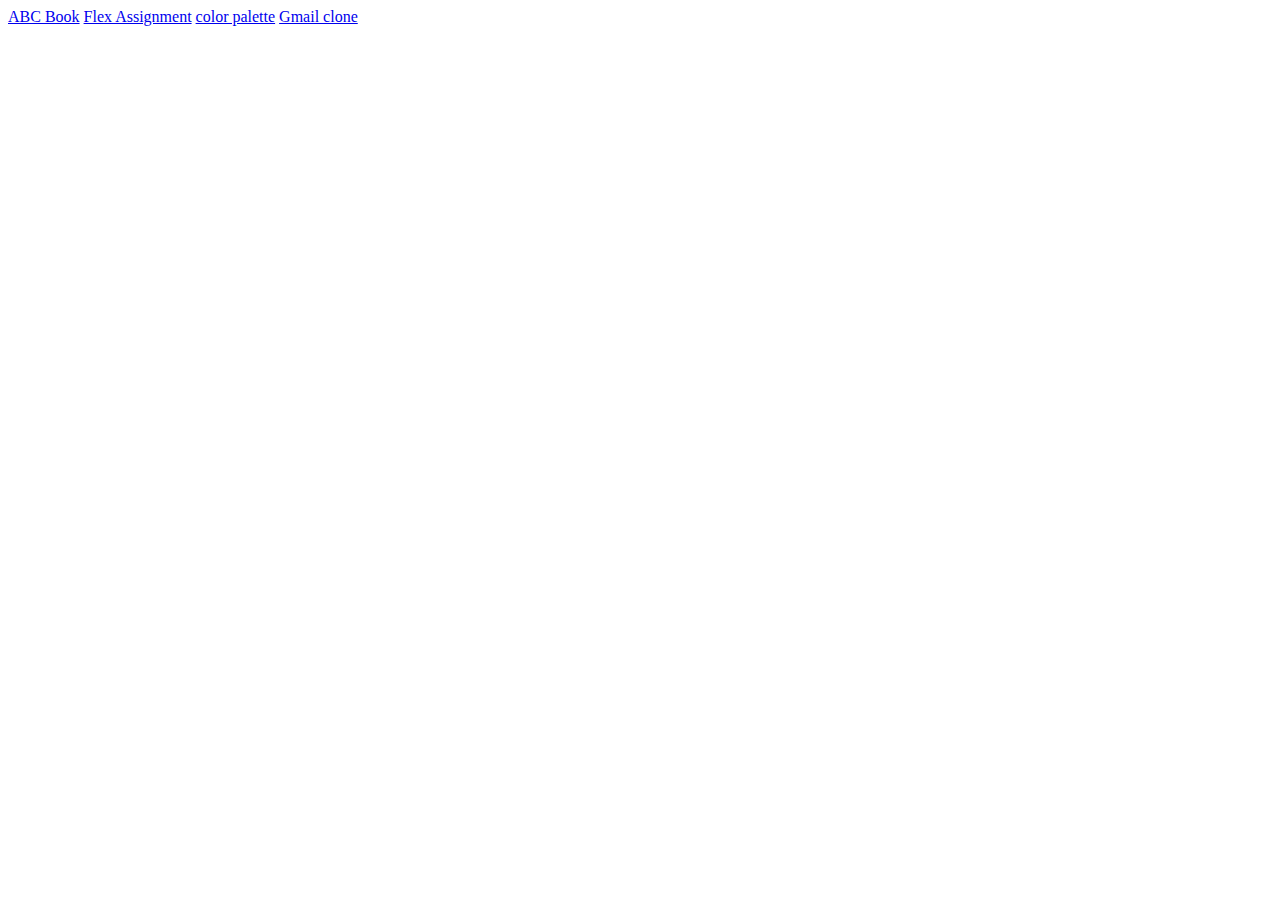
<file: index.html>
<!DOCTYPE html>
<html lang="en">
<head>
    <meta charset="UTF-8">
    <meta name="viewport" content="width=device-width, initial-scale=1.0">
    <title>SMIT ASSIGNMENTS</title>
</head>
<body>
    <a href="/HTML/Assignment_03/index.html">ABC Book</a>
    <a href="/HTML/Assignment_04/index.html">Flex Assignment</a>
    <a href="/HTML/Assignment_05/index.html">color palette</a>
    <a href="/HTML/Gmail-clone_07/index.html">Gmail clone</a>
</body>
</html>
</file>
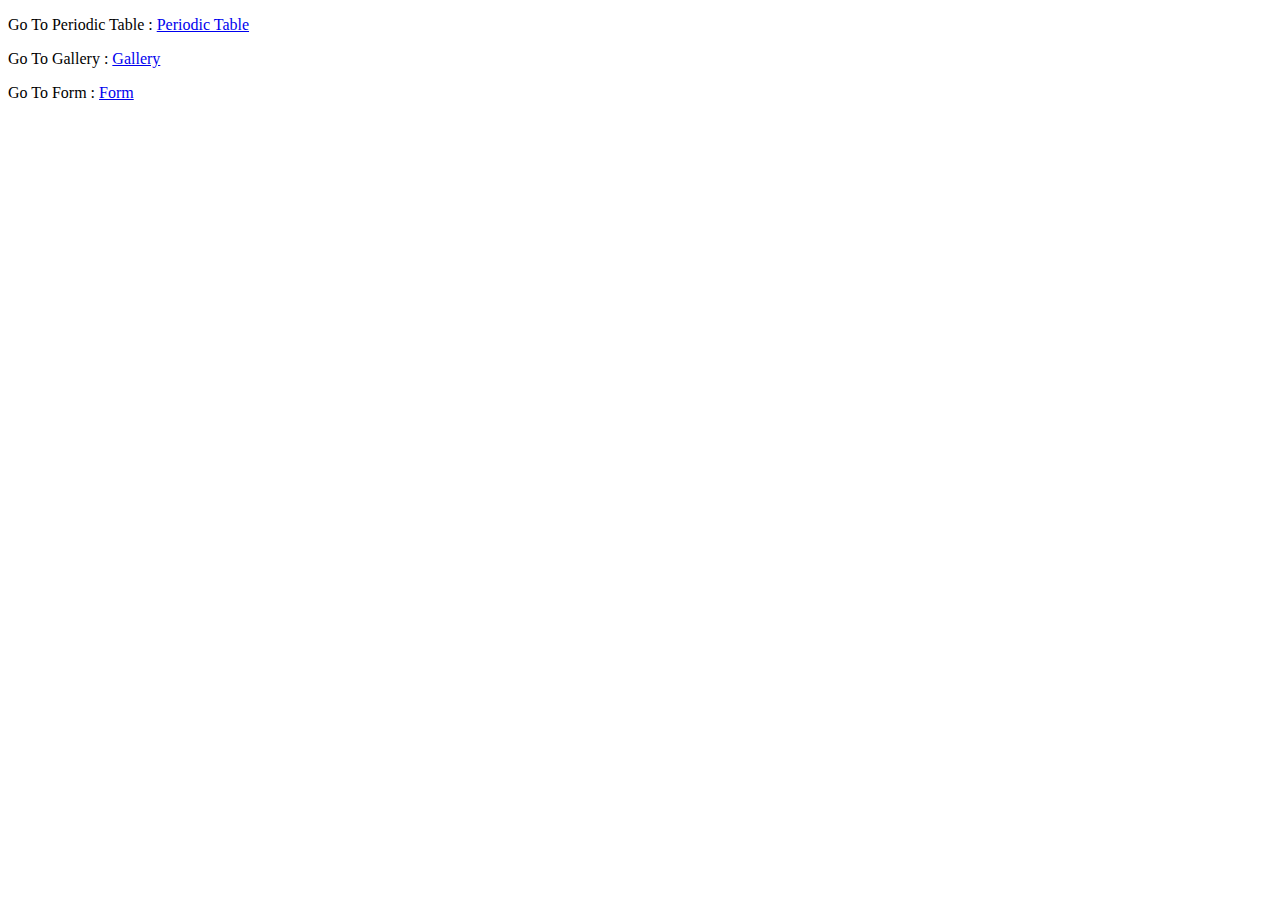
<file: HTML/Asignment_01/index.html>
<!DOCTYPE html>
<html lang="en">
<head>
  <meta charset="UTF-8">
  <meta name="viewport" content="width=device-width, initial-scale=1.0">
  <title>Linking</title>
</head>
<body>
  <p>
    Go To Periodic Table :
    <a href="./pages/table/table.html">Periodic Table</a>
  </p>
 
  <p>
    Go To Gallery :
    <a href="./pages/gallery/gallery.html">Gallery</a>
  </p>
  <p>
    Go To Form :
    <a href="./pages/form/form.html">Form</a>
  </p>
 
</body>
</html>
</file>
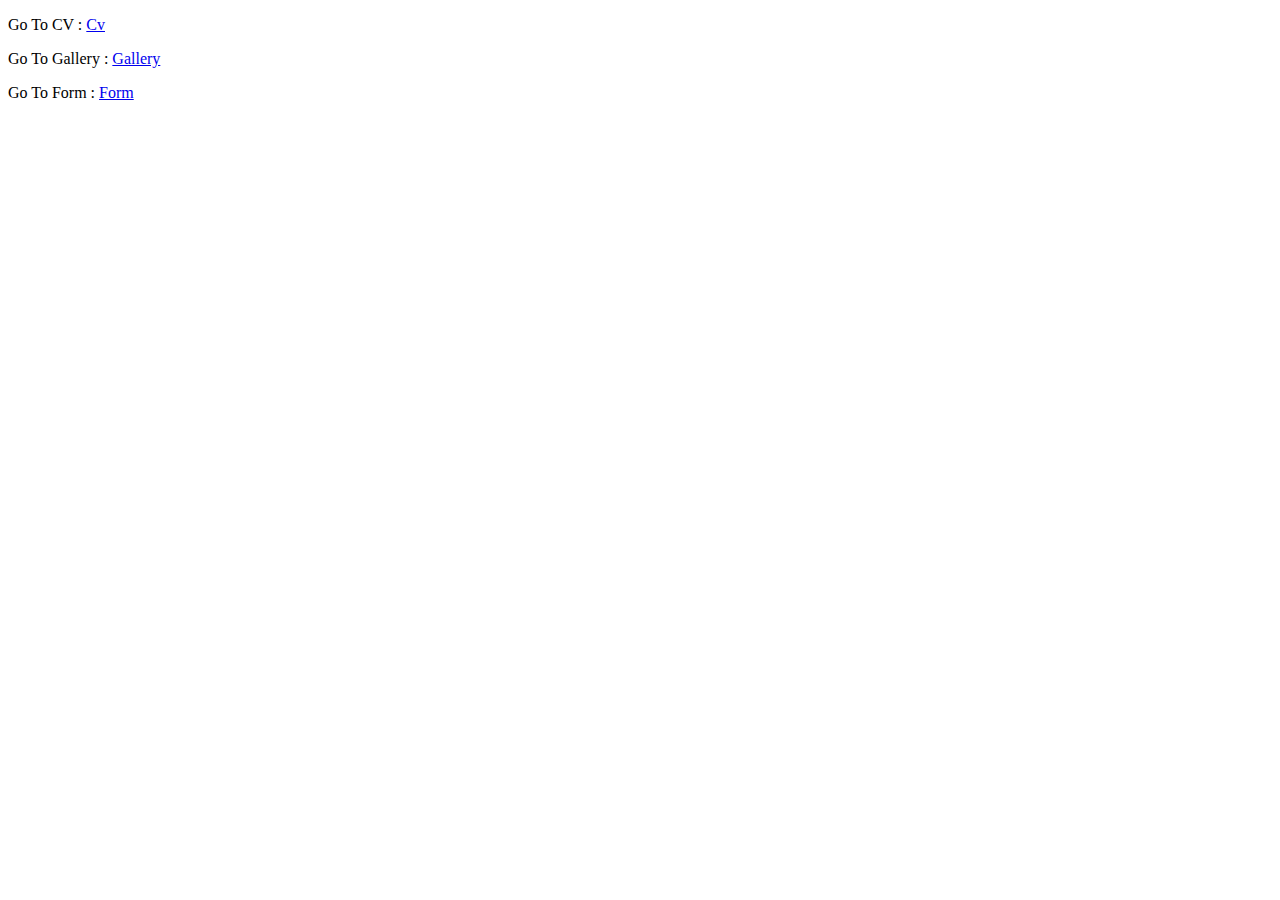
<file: HTML/Asignment_02/index.html>
<!DOCTYPE html>
<html lang="en">
<head>
  <meta charset="UTF-8">
  <meta name="viewport" content="width=device-width, initial-scale=1.0">
  <title>Linking</title>
</head>
<body>
  <p>
    Go To CV :
    <a href="./pages/cv/cv.html">Cv</a>
  </p>
 
  <p>
    Go To Gallery :
    <a href="./pages/gallery/gallery.html">Gallery</a>
  </p>
  <p>
    Go To Form :
    <a href="./pages/form/form.html">Form</a>
  </p>
 
</body>
</html>
</file>
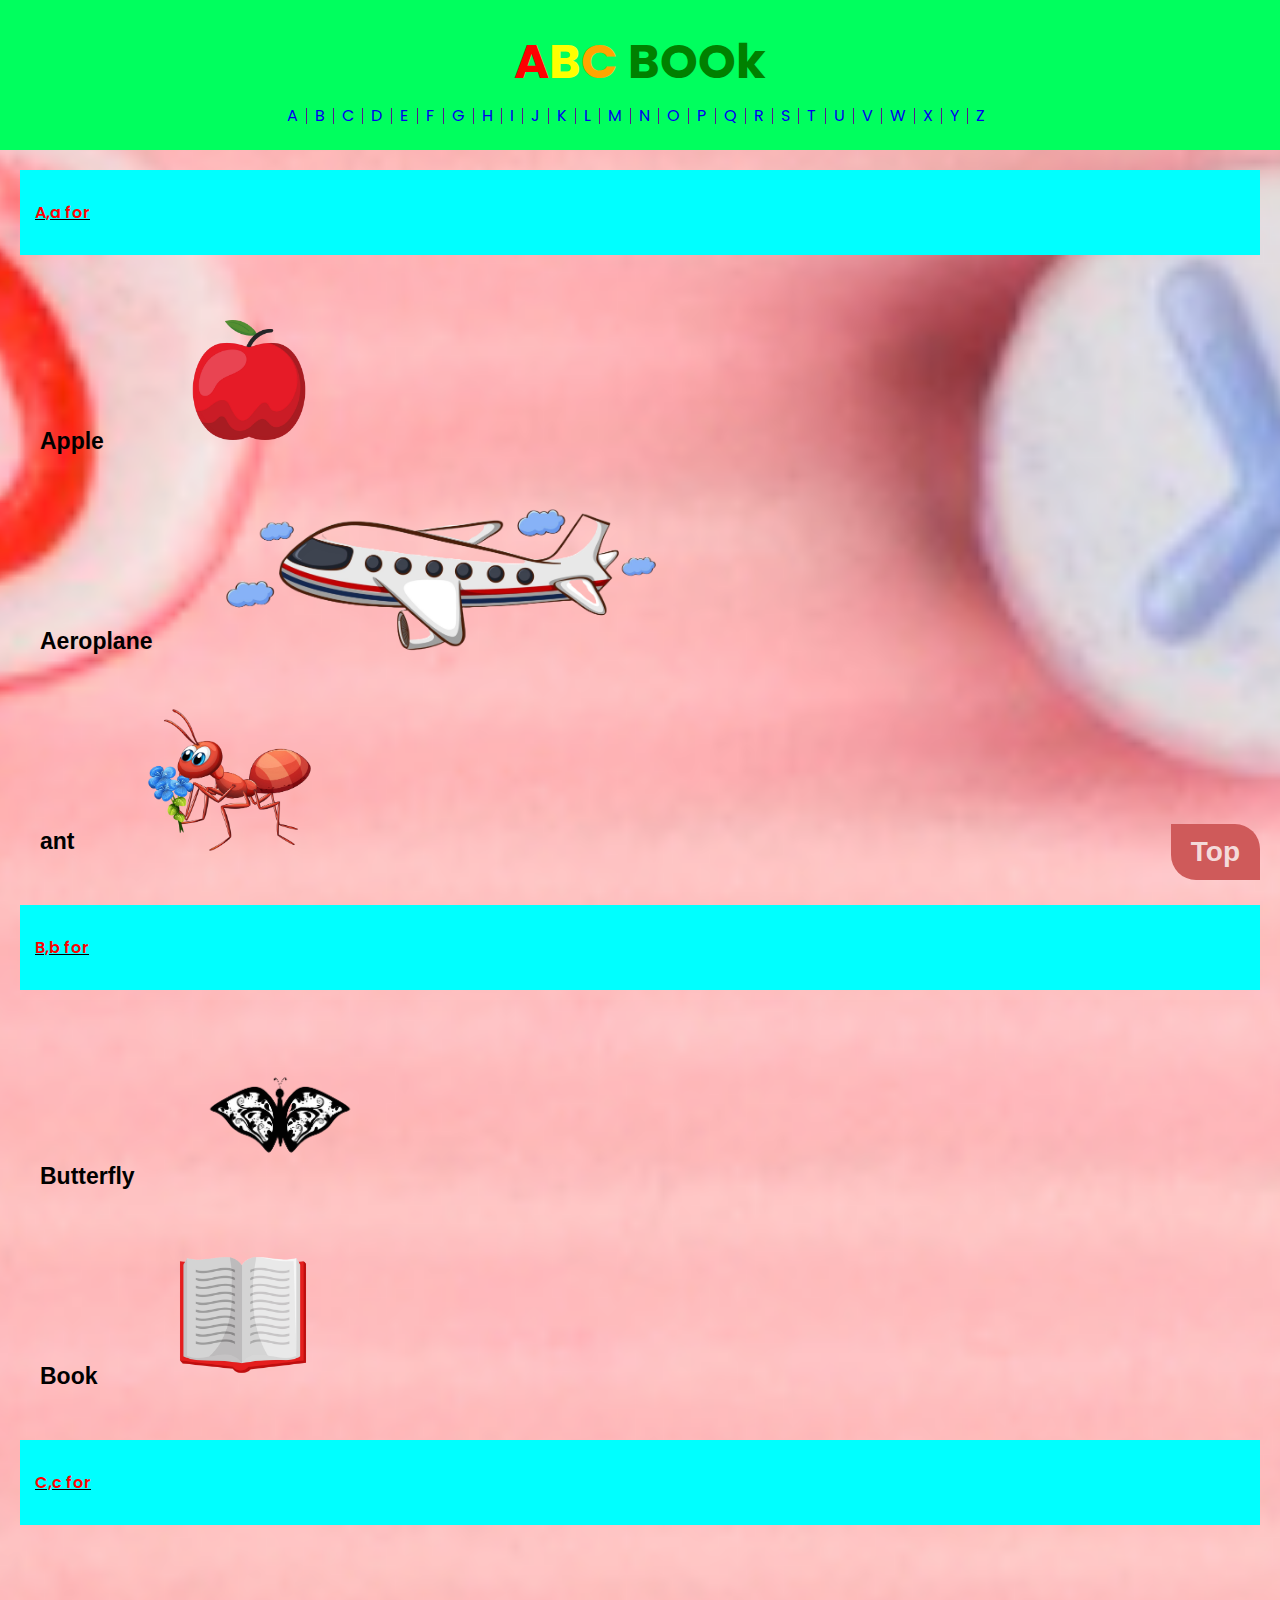
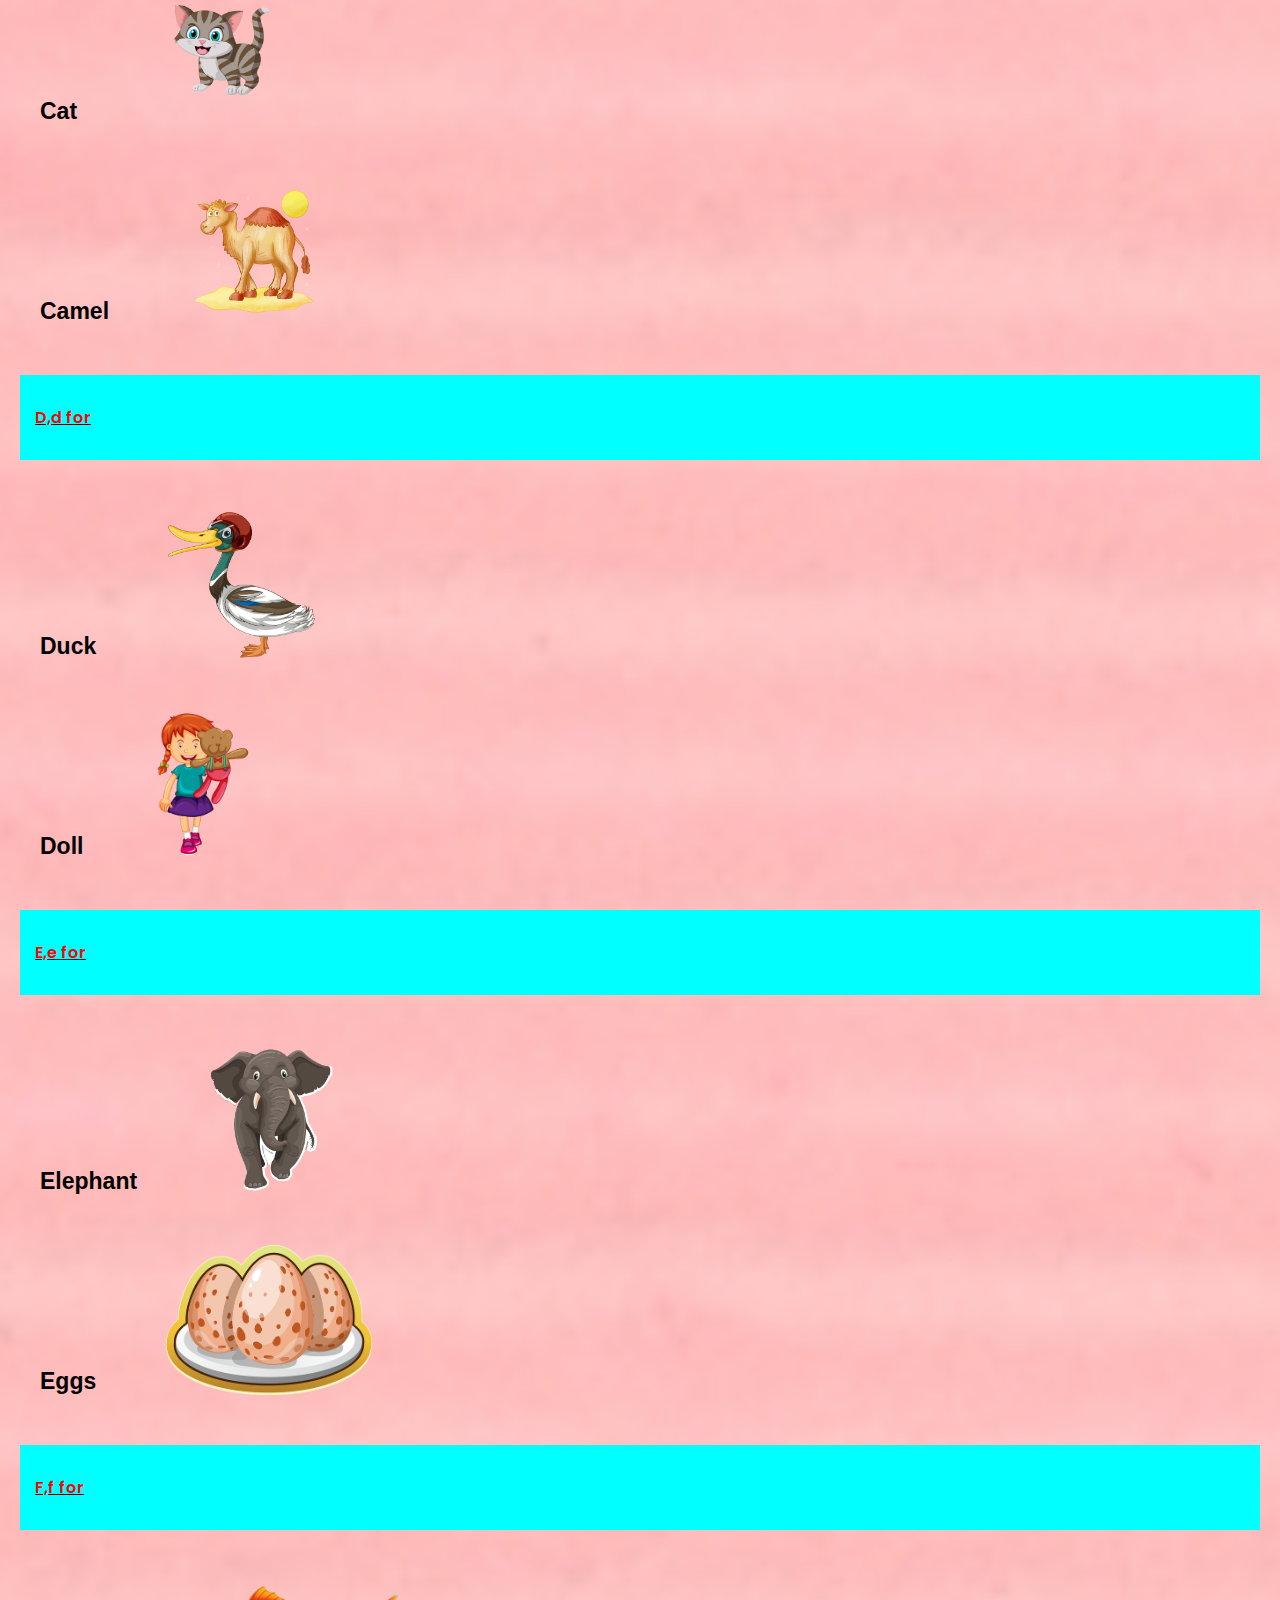
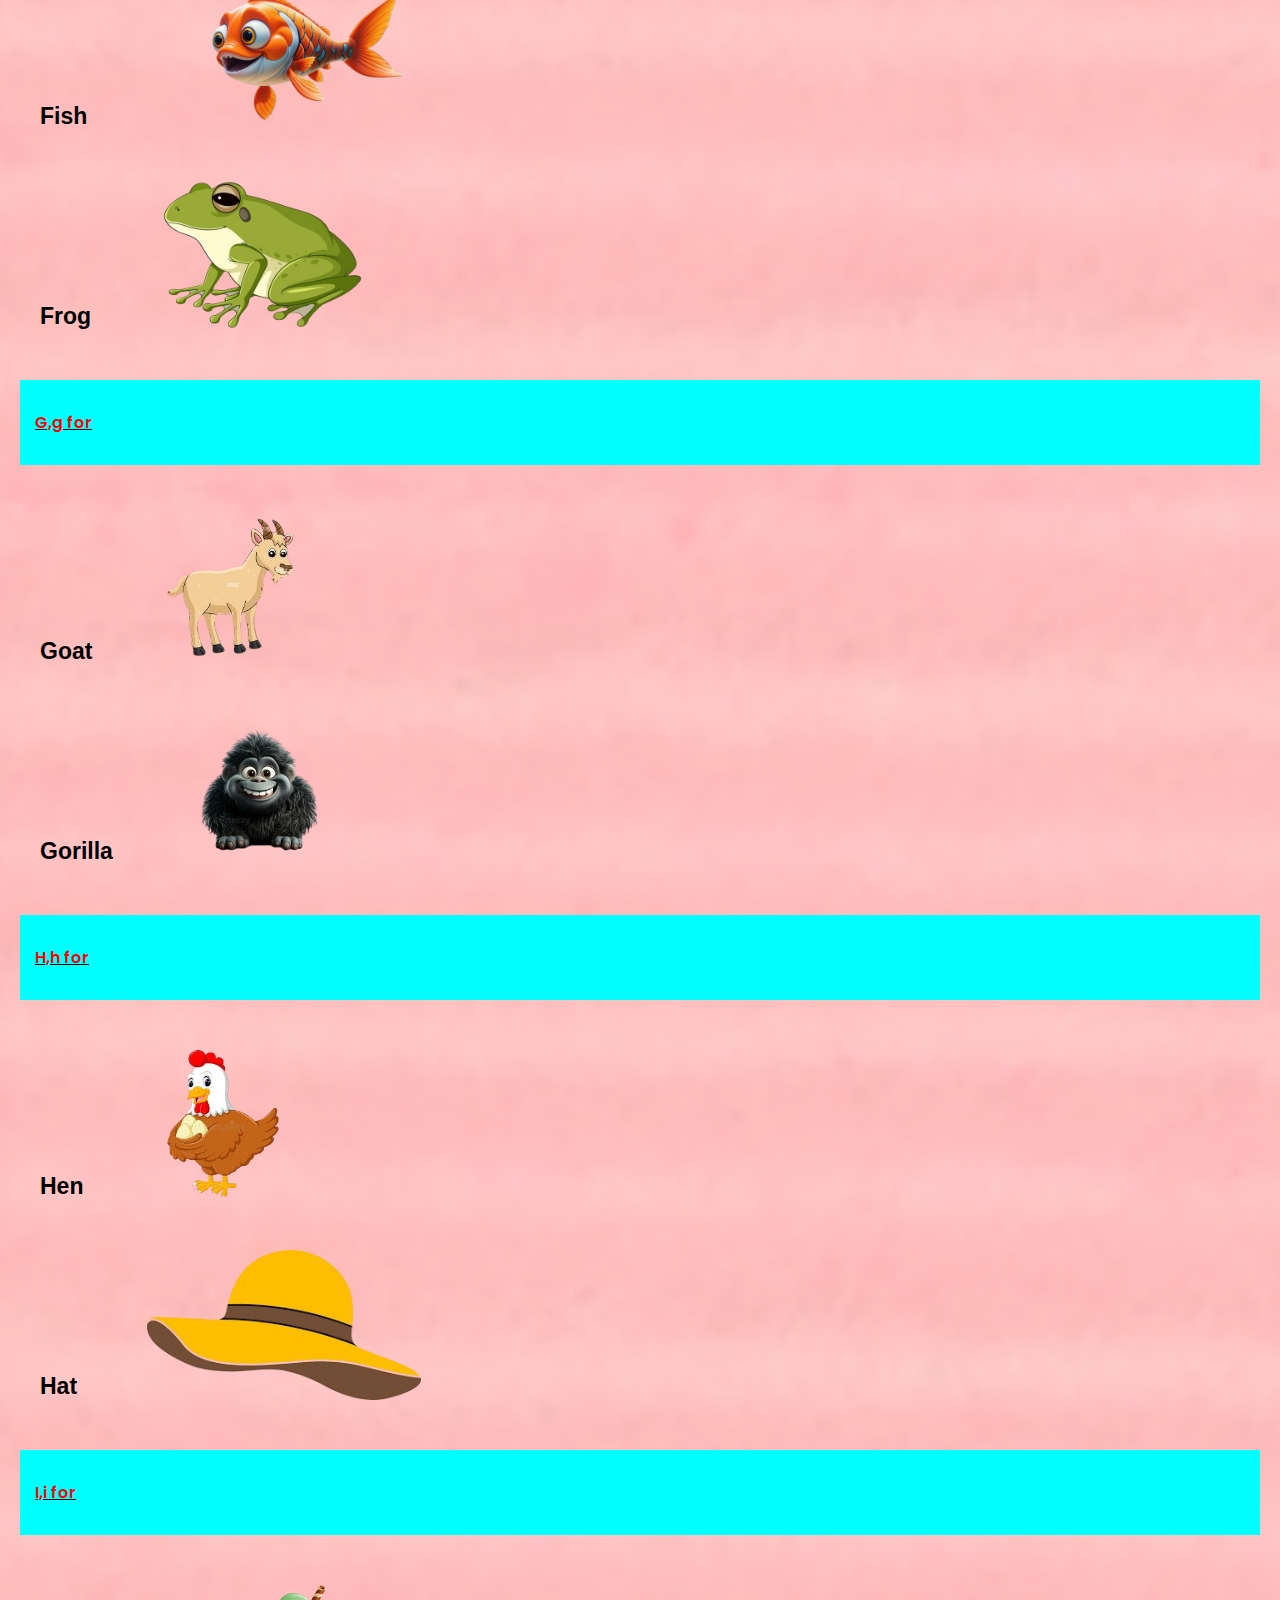
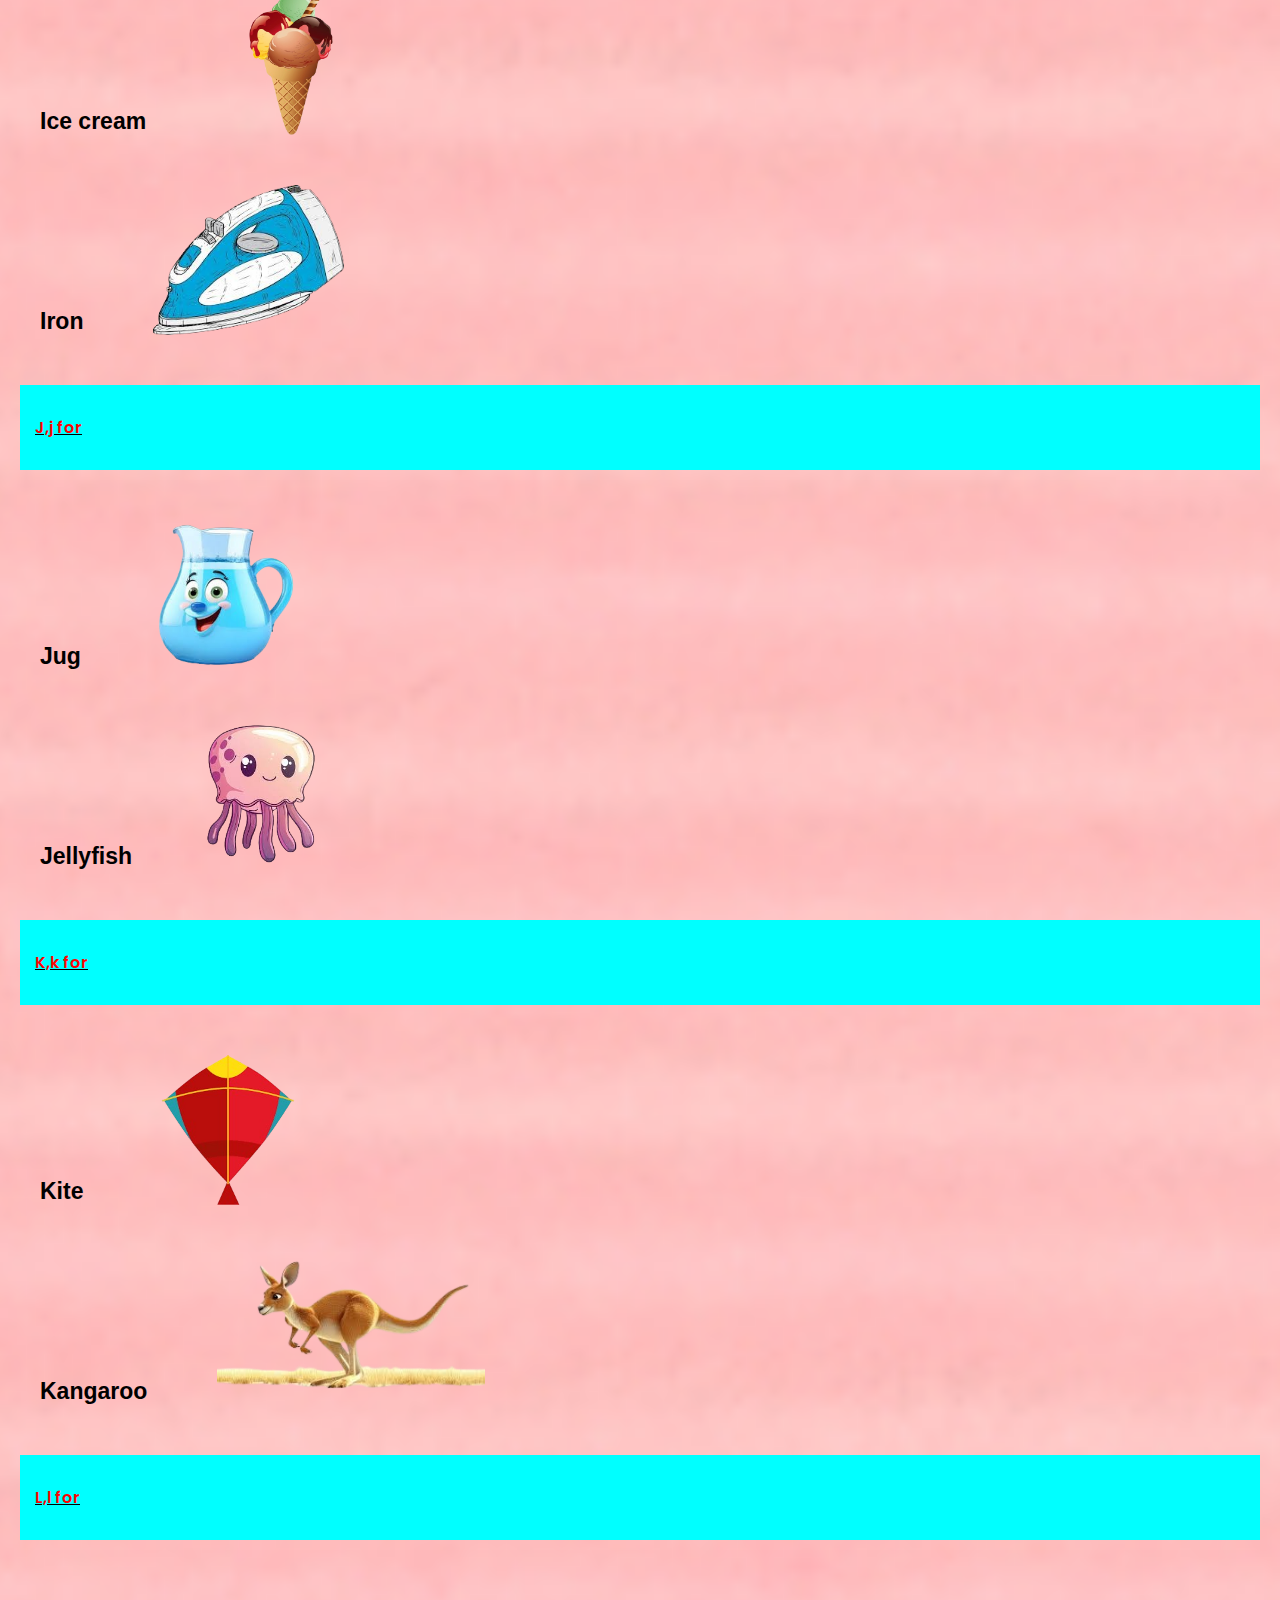
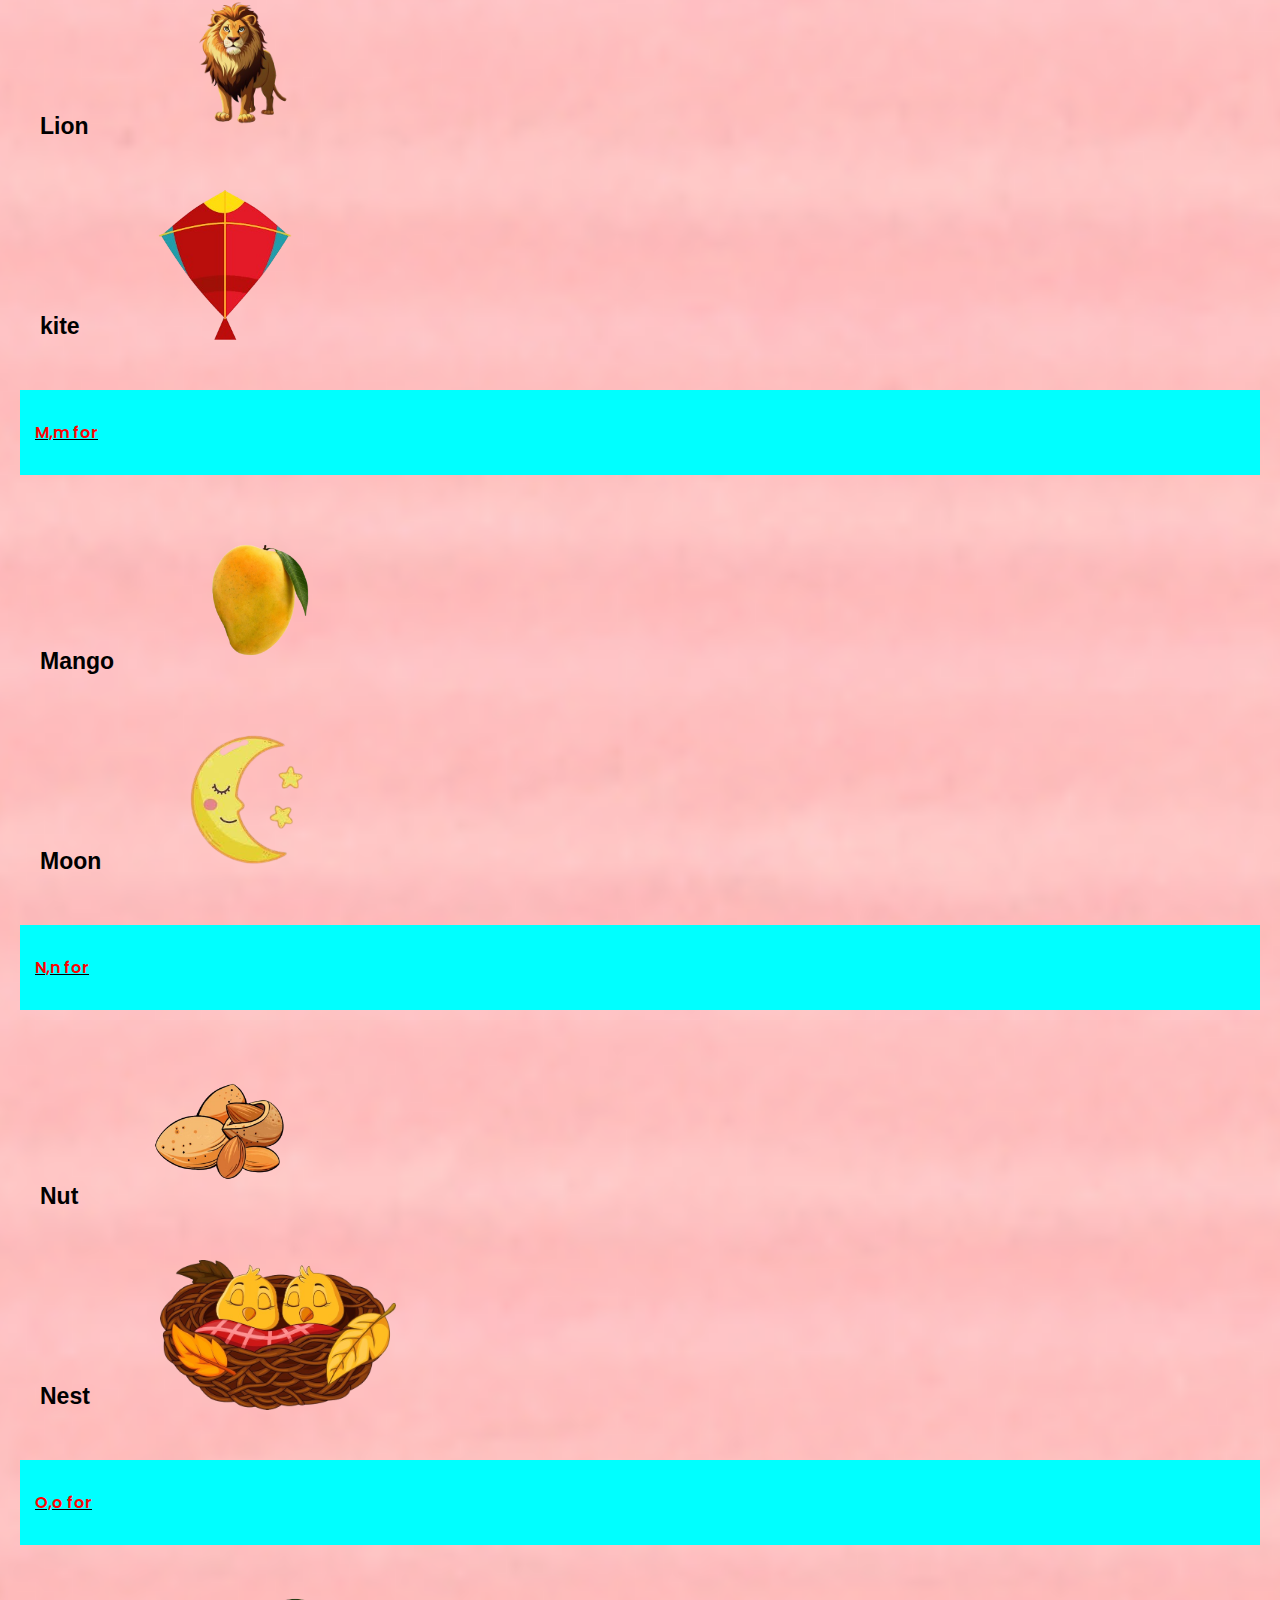
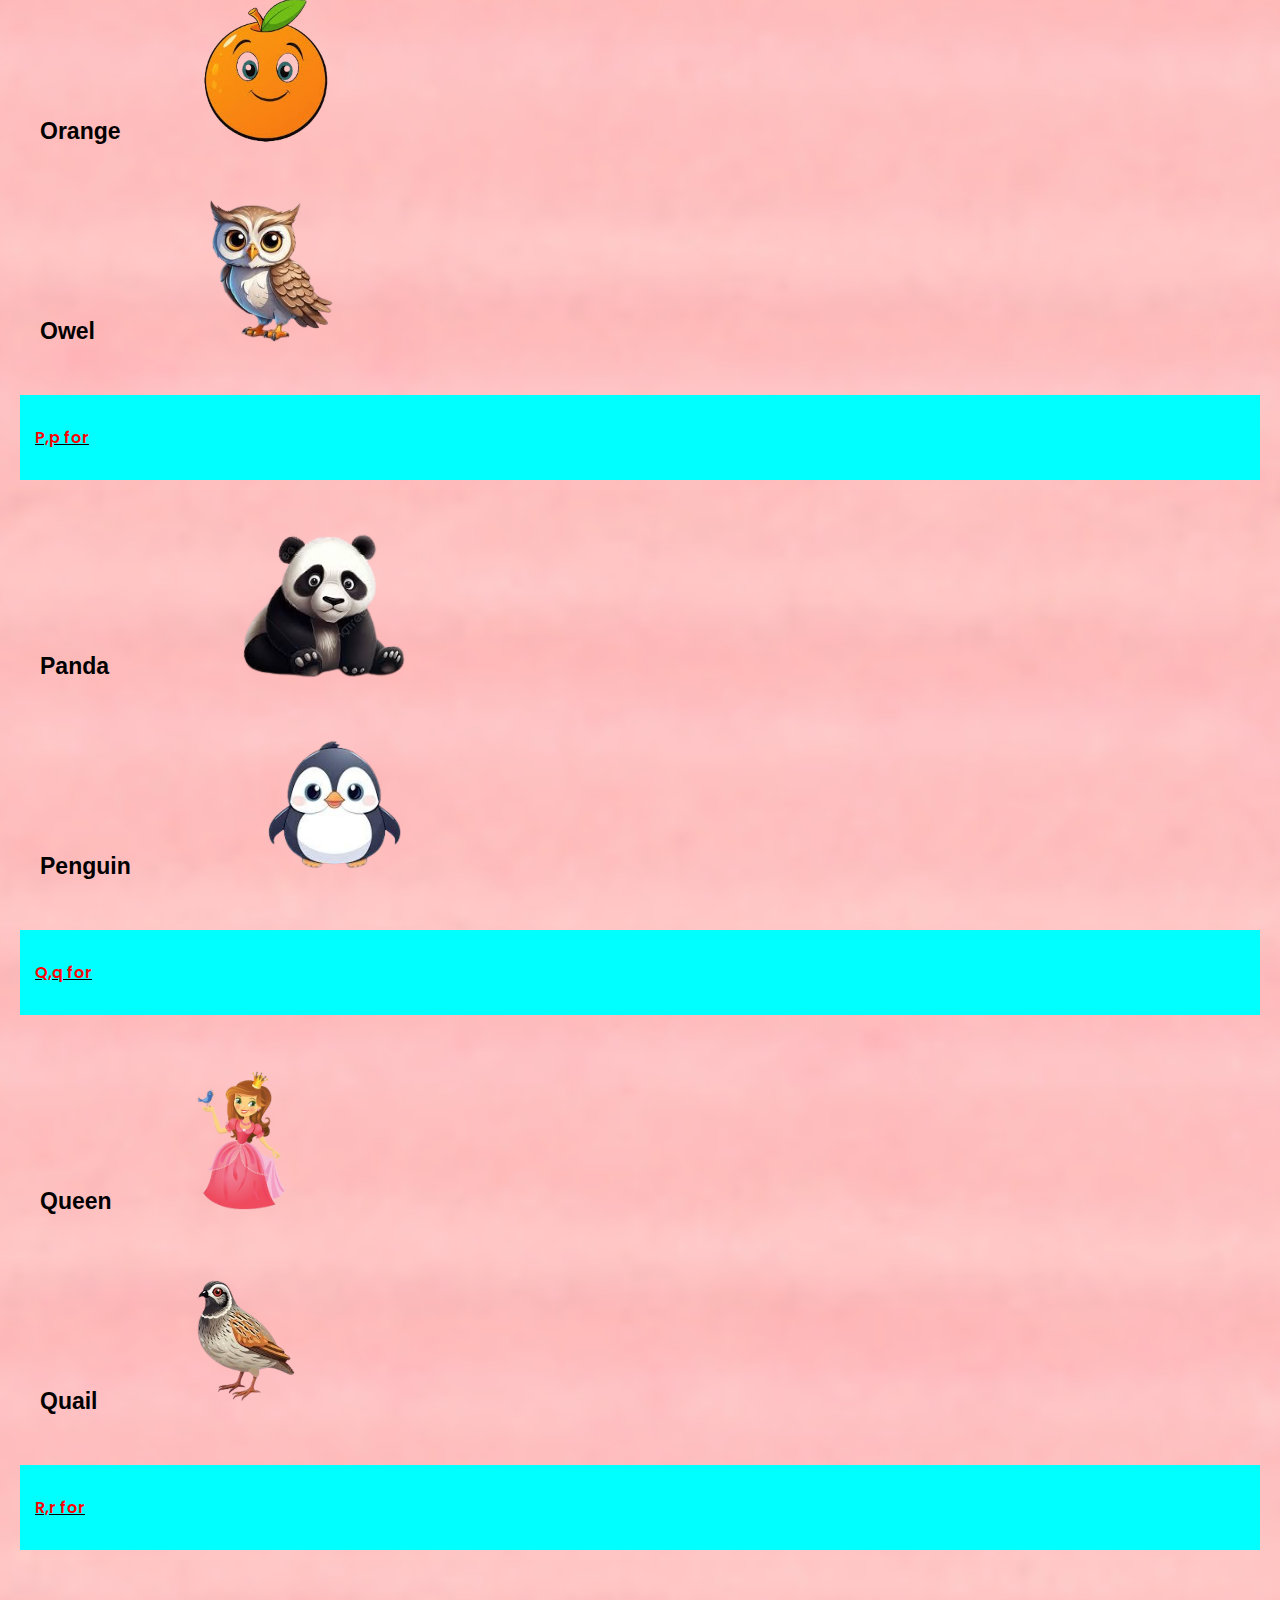
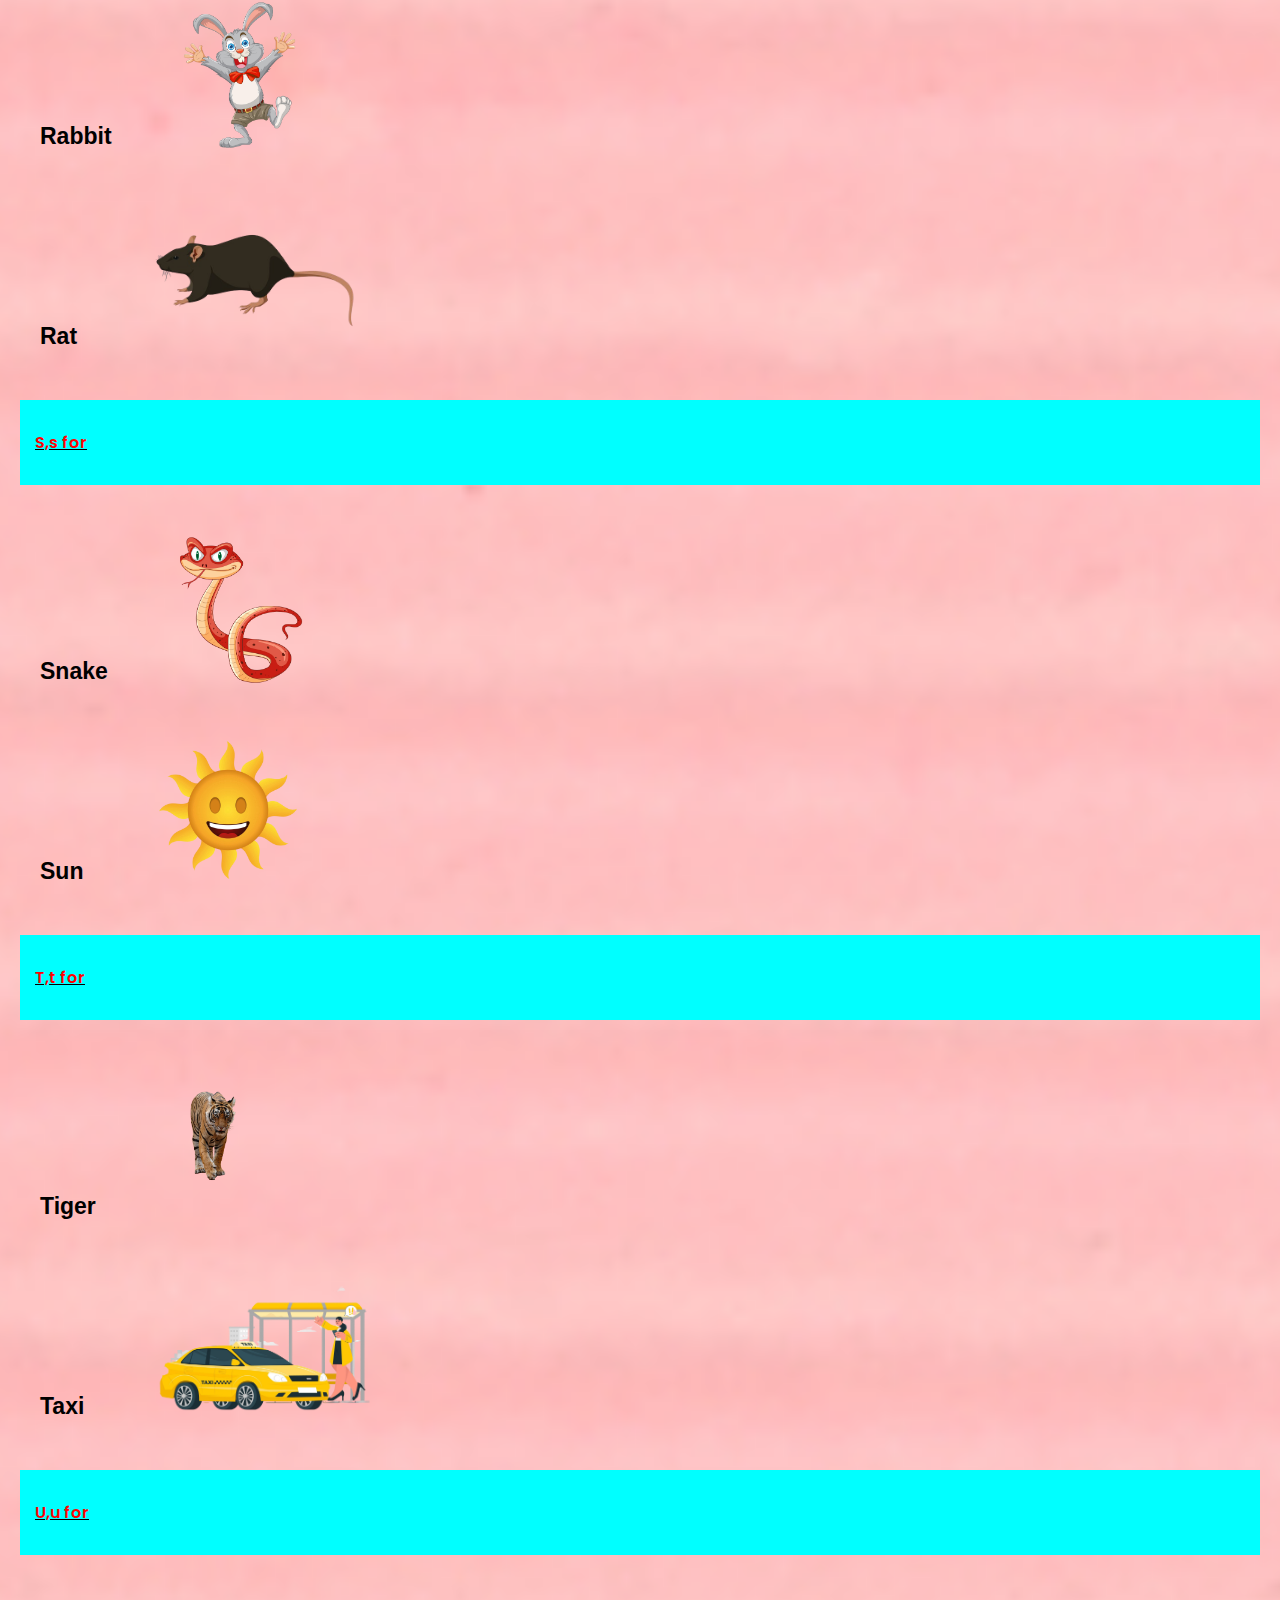
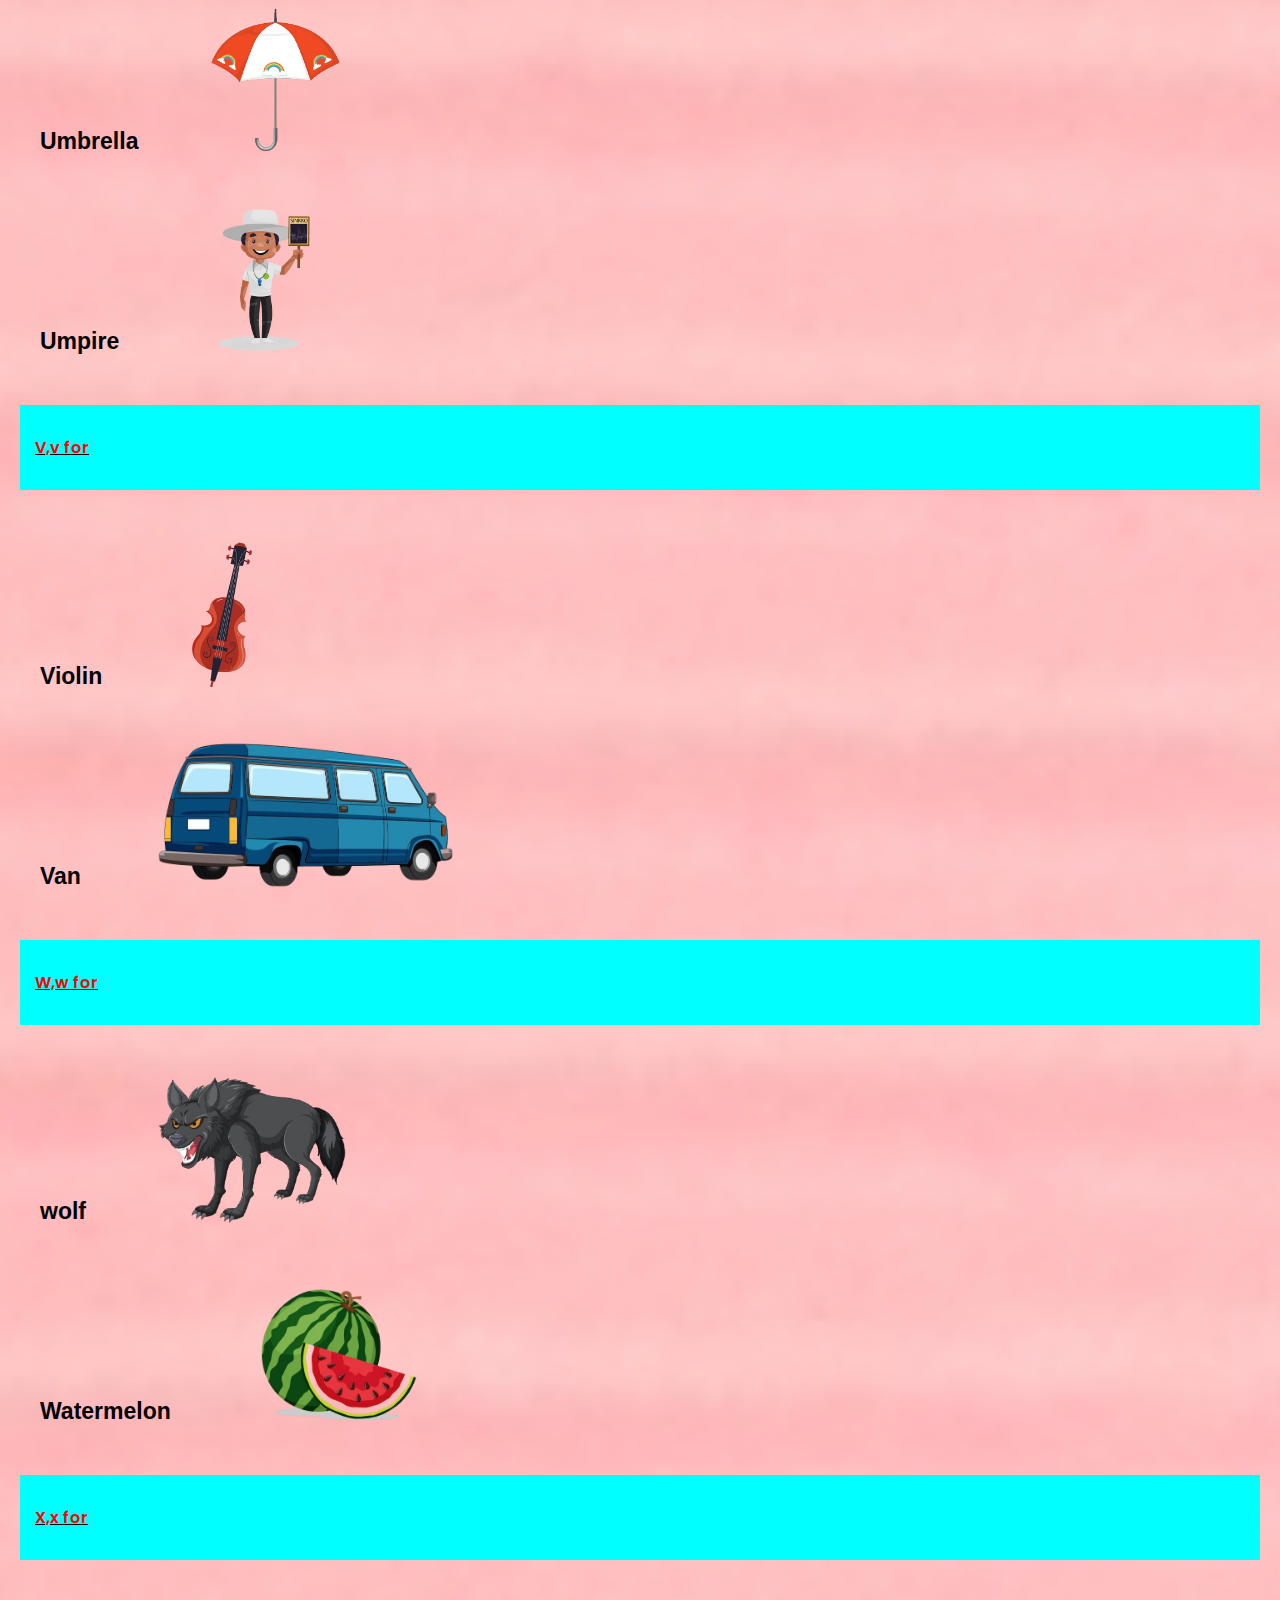
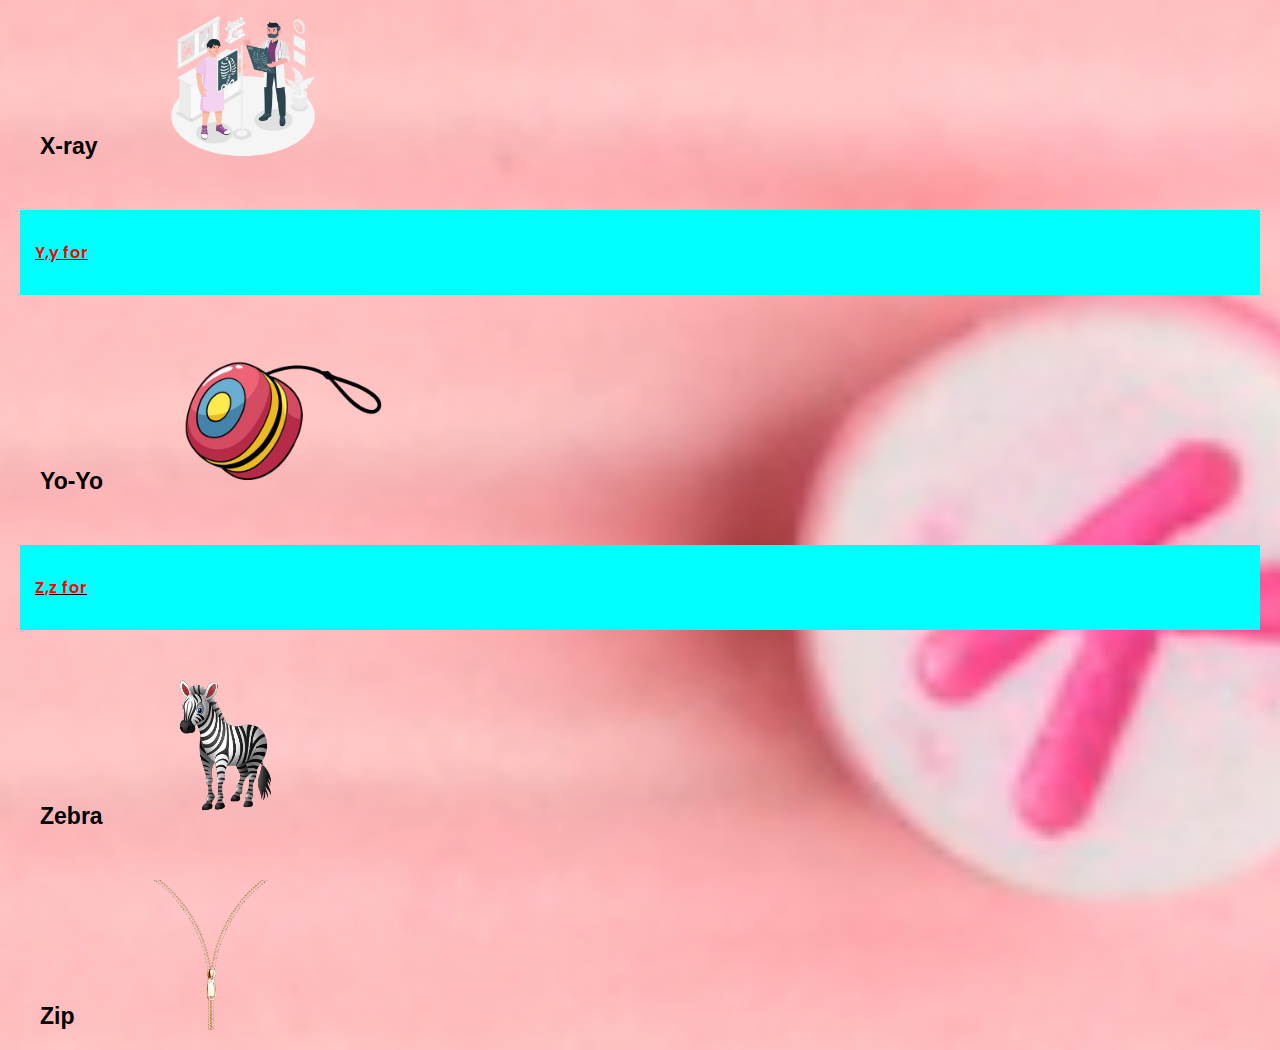
<file: HTML/Assignment_03/index.html>
<!DOCTYPE html>
<html lang="en">
<head>
    <meta charset="UTF-8">
    <meta name="viewport" content="width=device-width, initial-scale=1.0">
    <title>ABC Book</title>
    <link rel="stylesheet" href="style.css">
</head>
<body>
    <header class="container">
        <nav class="navigation">
            <h1><span>A</span><span>B</span><span>C</span> BOOk</h1>
        </nav>
        <ul id="Top">
            
            <a href="#a"><li>A</li></a>
            <a href="#b"><li>B</li></a>
            <a href="#c"><li>C</li></a>
            <a href="#d"><li>D</li></a>
            <a href="#e"><li>E</li></a>
            <a href="#f"><li>F</li></a>
            <a href="#g"><li>G</li></a>
            <a href="#h"><li>H</li></a>
            <a href="#i"><li>I</li></a>
            <a href="#j"><li>J</li></a>
            <a href="#k"><li>K</li></a>
            <a href="#l"><li>L</li></a>
            <a href="#m"><li>M</li></a>
            <a href="#n"><li>N</li></a>
            <a href="#o"><li>O</li></a>
            <a href="#p"><li>P</li></a>
            <a href="#q"><li>Q</li></a>
            <a href="#r"><li>R</li></a>
            <a href="#s"><li>S</li></a>
            <a href="#t"><li>T</li></a>
            <a href="#u"><li>U</li></a>
            <a href="#v"><li>V</li></a>
            <a href="#w"><li>W</li></a>
            <a href="#x"><li>X</li></a>
            <a href="#y"><li>Y</li></a>
            <a href="#z"><li>Z</li></a>
        </ul>
        <a href="#top"><button>Top</button></a>
        
    </header>
    <main>
        <div class="item" id="a">
            <p>A,a for</p>
            <div>
                <p>Apple</p>
                <img src="asset/image/apple.png" alt="apple">
            </div>
            <div>
                <p>Aeroplane</p>
                <img src="asset/image/motuplane.png" alt="apple">
            </div>
            <div>
                <p>ant</p>
                <img src="asset/image/ant.png" alt="apple">
            </div>
        </div>
        <div class="item" id="b">
            <p>B,b for</p>
            <div>
                <p>Butterfly</p>
                <img src="asset/image/rb_343.png" alt="apple">
            </div>
            <div>
                <p>Book</p>
                <img src="asset/image/book.png" alt="apple">
            </div>
            
        </div>
        <div class="item" id="c">
            <p>C,c for</p>
            <div>
                <p>Cat</p>
                <img src="asset/image/cat.png" alt="apple">
            </div>
            <div>
                <p>Camel</p>
                <img src="asset/image/camel.png" alt="apple">
            </div>
            
        </div>
        <div class="item" id="d">
            <p>D,d for</p>
            <div>
                <p>Duck</p>
                <img src="asset/image/duck.png" alt="apple">
            </div>
            <div>
                <p>Doll</p>
                <img src="asset/image/Doll.png" alt="apple">
            </div>
        </div>
        <div class="item" id="e">
            <p>E,e for</p>
            <div>
                <p>Elephant</p>
                <img src="asset/image/elephant.png" alt="apple">
            </div>
            <div>
                <p>Eggs</p>
                <img src="asset/image/eggs.png" alt="apple">
            </div>
        </div>
        <div class="item" id="f">
            <p>F,f for</p>
            <div>
                <p>Fish</p>
                <img src="asset/image/fish.png" alt="apple">
            </div>
            <div>
                <p>Frog</p>
                <img src="asset/image/frog.png" alt="apple">
            </div>
        </div>
        <div class="item" id="g">
            <p>G,g for</p>
            <div>
                <p>Goat</p>
                <img src="asset/image/goat.png" alt="apple">
            </div>
            <div>
                <p>Gorilla</p>
                <img src="asset/image/gorilla.png" alt="apple">
            </div>
        </div>
        <div class="item" id="h">
            <p>H,h for</p>
            <div>
                <p>Hen</p>
                <img src="asset/image/hen.png" alt="apple">
            </div>
            <div>
                <p>Hat</p>
                <img src="asset/image/hat (1).png" alt="apple">
            </div>
        </div>
        <div class="item" id="i">
            <p>I,i for</p>
            <div>
                <p>Ice cream</p>
                <img src="asset/image/icecream.png" alt="apple">
            </div>
            <div>
                <p>Iron</p>
                <img src="asset/image/iron.png" alt="apple">
            </div>
        </div>
        <div class="item" id="j">
            <p>J,j for</p>
            <div>
                <p>Jug</p>
                <img src="asset/image/jug.png" alt="apple">
            </div>
            <div>
                <p>Jellyfish</p>
                <img src="asset/image/jellyfish.png" alt="apple">
            </div>
        </div>
        <div class="item" id="k">
            <p>K,k for</p>
            <div>
                <p>Kite</p>
                <img src="asset/image/kite.png" alt="apple">
            </div>
            <div>
                <p>Kangaroo</p>
                <img src="asset/image/kangaroo.png" alt="apple">
            </div>
        </div>
        <div class="item" id="l">
            <p>L,l for</p>
            <div>
                <p>Lion</p>
                <img src="asset/image/lion.png" alt="apple">
            </div>
            <div>
                <p>kite</p>
                <img src="asset/image/kite.png" alt="apple">
            </div>
        </div>
        <div class="item" id="m">
            <p>M,m for</p>
            <div>
                <p>Mango</p>
                <img src="asset/image/mango.png" alt="apple">
            </div>
            <div>
                <p>Moon</p>
                <img src="asset/image/moon.png" alt="apple">
            </div>
        </div>
        <div class="item" id="n">
            <p>N,n for</p>
            <div>
                <p>Nut</p>
                <img src="asset/image/nut.png" alt="apple">
            </div>
            <div>
                <p>Nest</p>
                <img src="asset/image/nest.png" alt="apple">
            </div>
        </div>
        <div class="item" id="o">
            <p>O,o for</p>
            <div>
                <p>Orange</p>
                <img src="asset/image/orange.png" alt="apple">
            </div>
            <div>
                <p>Owel</p>
                <img src="asset/image/owel.png" alt="apple">
            </div>
        </div>
        <div class="item" id="p">
            <p>P,p for</p>
            <div>
                <p>Panda</p>
                <img src="asset/image/panda.png" alt="apple">
            </div>
            <div>
                <p>Penguin</p>
                <img src="asset/image/penguin.png" alt="apple">
            </div>
        </div>
        <div class="item" id="q">
            <p>Q,q for</p>
            <div>
                <p>Queen</p>
                <img src="asset/image/queen.png" alt="apple">
            </div>
            <div>
                <p>Quail</p>
                <img src="asset/image/quail.png" alt="apple">
            </div>
        </div>
        <div class="item" id="r">
            <p>R,r for</p>
            <div>
                <p>Rabbit</p>
                <img src="asset/image/rabbit.png" alt="apple">
            </div>
            <div>
                <p>Rat</p>
                <img src="asset/image/rat.png" alt="apple">
            </div>
        </div>
        <div class="item" id="s">
            <p>S,s for</p>
            <div>
                <p>Snake</p>
                <img src="asset/image/snak.png" alt="apple">
            </div>
            <div>
                <p>Sun</p>
                <img src="asset/image/sun.png" alt="apple">
            </div>
        </div>
        <div class="item" id="t">
            <p>T,t for</p>
            <div>
                <p>Tiger</p>
                <img src="asset/image/tiger.png" alt="apple">
            </div>
            <div>
                <p>Taxi</p>
                <img src="asset/image/taxi.png" alt="apple">
            </div>
        </div>
        <div class="item" id="u">
            <p>U,u for</p>
            <div>
                <p>Umbrella</p>
                <img src="asset/image/umberella.png" alt="apple">
            </div>
            <div>
                <p>Umpire</p>
                <img src="asset/image/umpire.png" alt="apple">
            </div>
        </div>
        <div class="item" id="v">
            <p>V,v for</p>
            <div>
                <p>Violin</p>
                <img src="asset/image/violet.png" alt="apple">
            </div>
            <div>
                <p>Van</p>
                <img src="asset/image/van.png" alt="apple">
            </div>
        </div>
        <div class="item" id="w">
            <p>W,w for</p>
            <div>
                <p>wolf</p>
                <img src="asset/image/wolf.png" alt="apple">
            </div>
            <div>
                <p>Watermelon</p>
                <img src="asset/image/watermelon.png" alt="apple">
            </div>
        </div>
        <div class="item" id="x">
            <p>X,x for</p>
            <div>
                <p>X-ray</p>
                <img src="asset/image/xray.png" alt="apple">
            </div>
           
        </div>
        <div class="item" id="y">
            <p>Y,y for</p>
            <div>
                <p>Yo-Yo</p>
                <img src="asset/image/yoyo.png" alt="apple">
            </div>
            
        </div>
        <div class="item" id="z">
            <p>Z,z for</p>
            <div>
                <p>Zebra</p>
                <img src="asset/image/zebra.png" alt="apple">
            </div>
            <div>
                <p>Zip</p>
                <img src="asset/image/zip.png" alt="apple">
            </div>
            
        </div>

    </main>
    
</body>
</html>
</file>
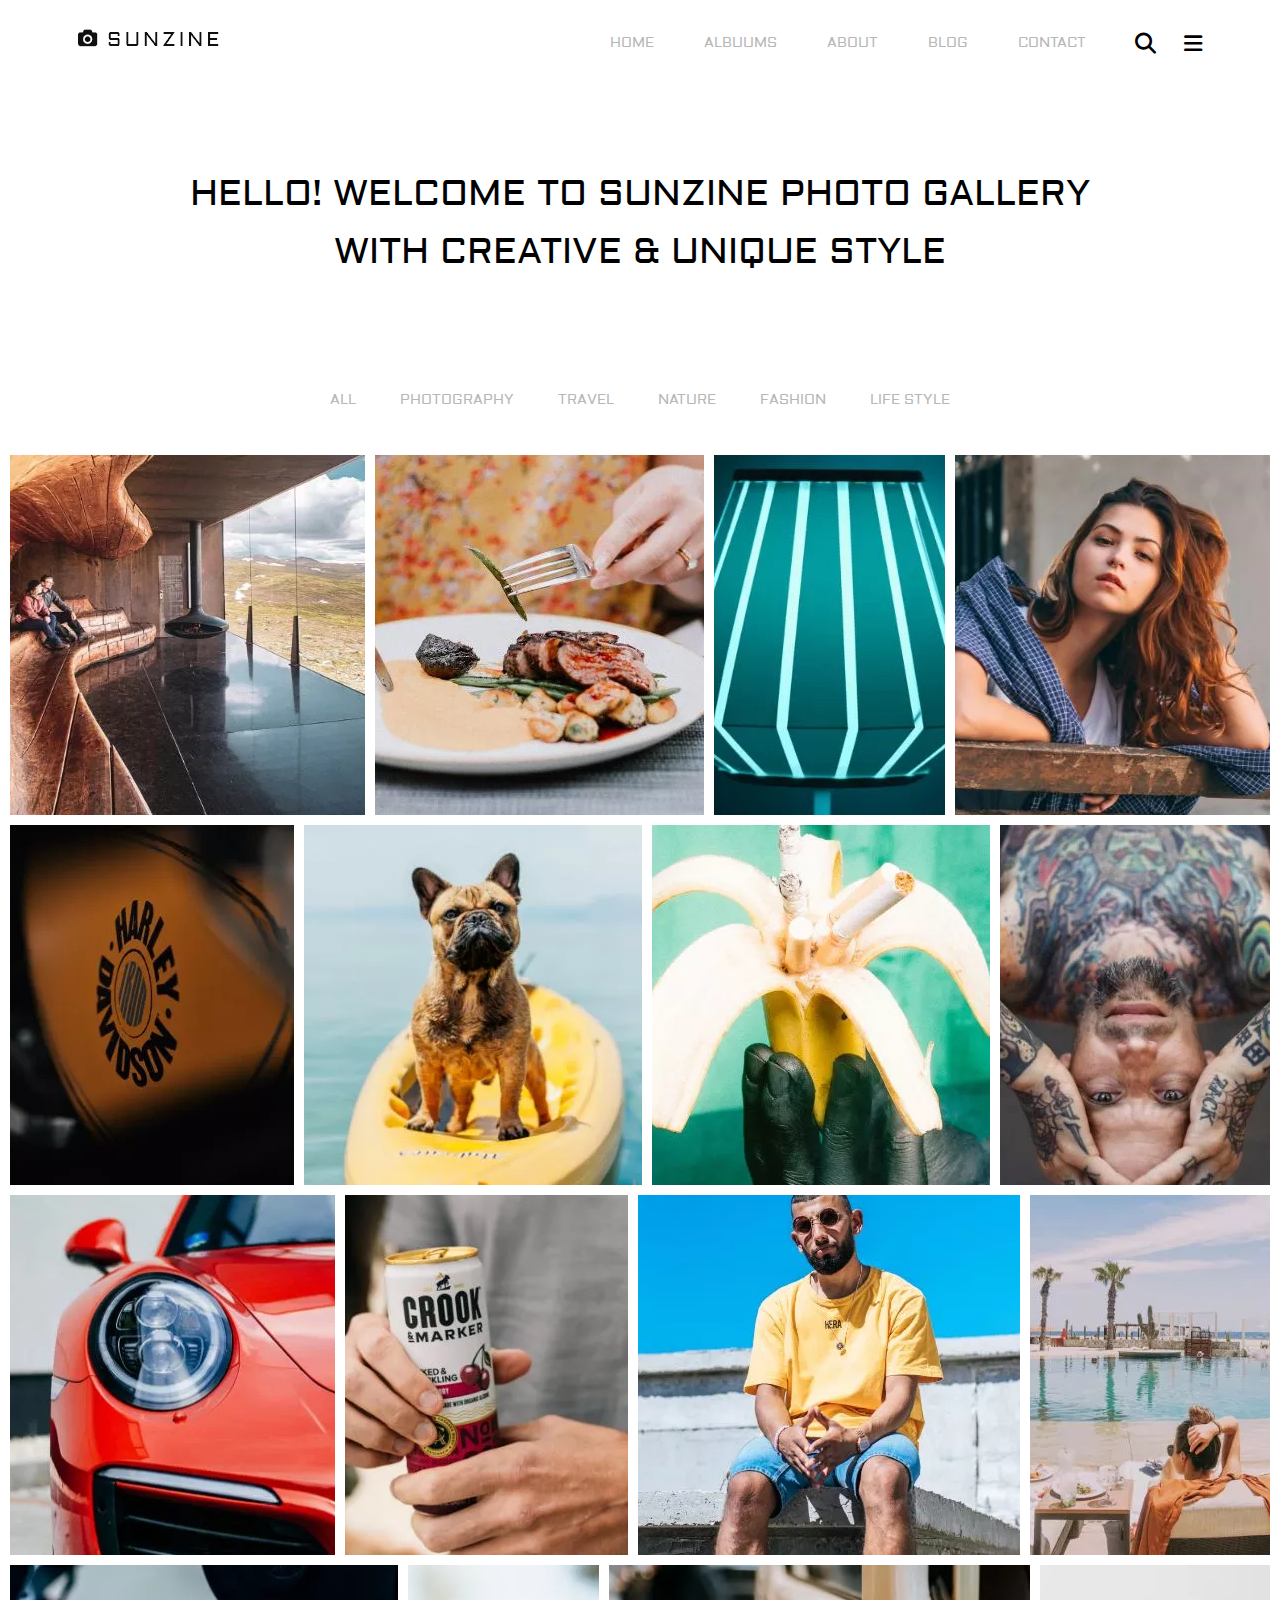
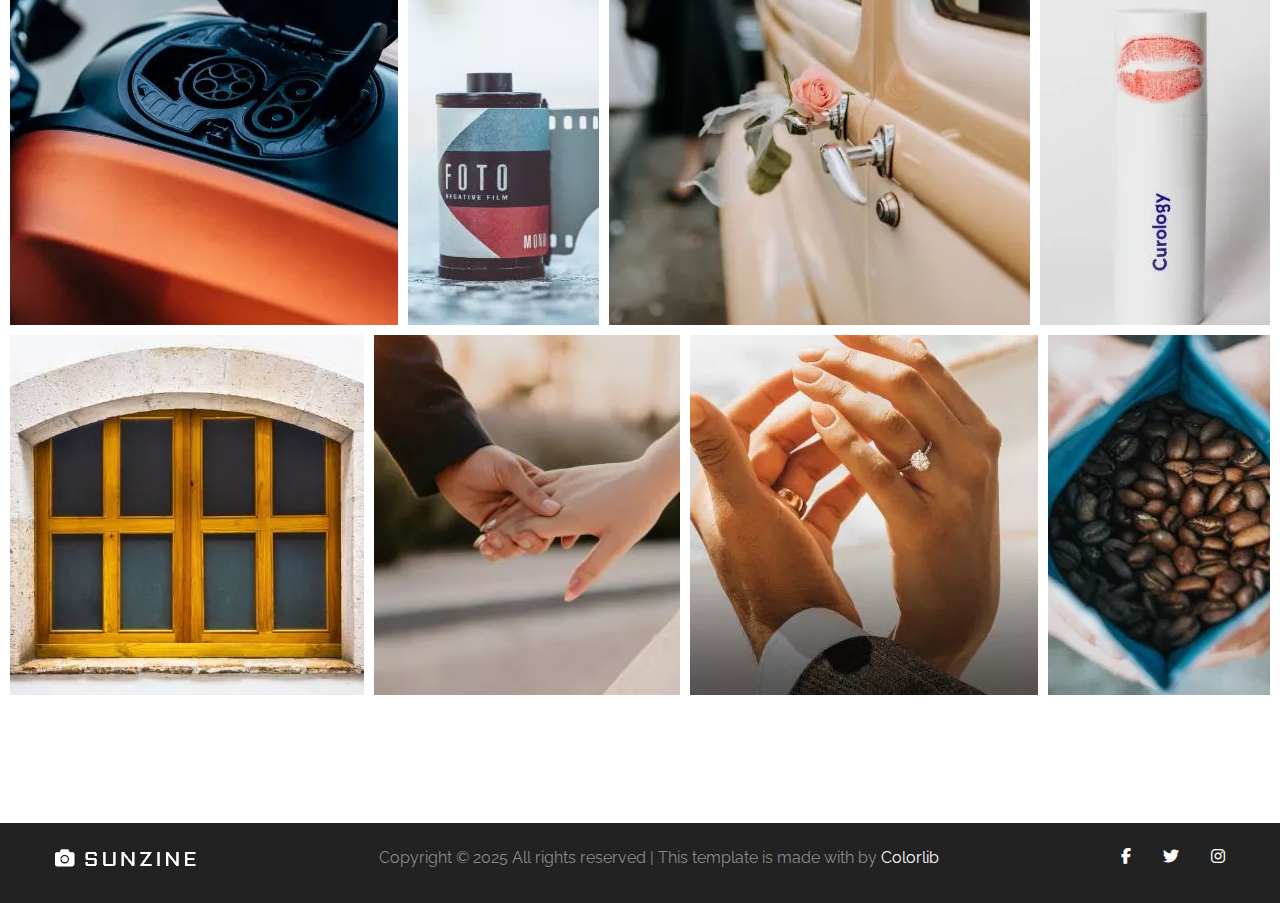
<file: HTML/Assignment_04/index.html>
<!DOCTYPE html>
<html lang="en">
<head>
    <meta charset="UTF-8">
    <meta name="viewport" content="width=device-width, initial-scale=1.0">
    <title>SUNZINE | Photography HTML Template</title>
    <link rel="stylesheet" href="style.css">
    <link rel="stylesheet" href="https://cdnjs.cloudflare.com/ajax/libs/font-awesome/6.7.2/css/all.min.css" integrity="sha512-Evv84Mr4kqVGRNSgIGL/F/aIDqQb7xQ2vcrdIwxfjThSH8CSR7PBEakCr51Ck+w+/U6swU2Im1vVX0SVk9ABhg==" crossorigin="anonymous" referrerpolicy="no-referrer" />
</head>
<body>
    <div class="container">
        <header>
            <div class="logo">
                <img src="./asset/image/logo.png.webp" alt="">
            </div>
            <nav>

                <ul>
                    <li>Home</li>
                    <li>Albuums</li>
                    <li>About</li>
                    <li>Blog</li>
                    <li>contact</li>
                </ul>
                <div>
                    <i class="fa-solid fa-magnifying-glass"></i>
                    <i class="fa-solid fa-bars"></i>

                </div>

            </nav>
        </header>


        <main>
            <div class="hero">
                <h1>
                    Hello! Welcome to SUNZINE photo gallery With Creative & Unique Style
                </h1>

                <div class="filter">
                    <ul>
                        <li>ALL</li>
                        <li>PHOTOGRAPHY</li>
                        <li>TRAVEL </li>
                        <li>NATURE</li>
                        <li>FASHION</li>
                        <li>LIFE STYLE</li>
                    </ul>
                 </div>
                
            </div>

            <div class="gallery">
                <div class="row">
                    <div class="col">
                        <div class="item"><img src="./asset/image/1.jpg.webp" alt=""></div>
                        <div class="item"><img src="./asset/image/2.jpg.webp" alt=""></div>
                    </div>
                    <div class="col">
                        <div class="item"><img src="./asset/image/3.jpg.webp" alt=""></div>
                        <div class="item"><img src="./asset/image/4.jpg.webp" alt=""></div>
                    </div>
                </div>
                <div class="row">
                    <div class="col">
                        <div class="item"><img src="./asset/image/5.jpg.webp" alt=""></div>
                        <div class="item"><img src="./asset/image/6.jpg.webp" alt=""></div>
                    </div>
                    <div class="col">
                        <div class="item"><img src="./asset/image/7.jpg.webp" alt=""></div>
                        <div class="item"><img src="./asset/image/8.jpg.webp" alt=""></div>
                    </div>
                </div>
                <div class="row">
                    <div class="col">
                        <div class="item"><img src="./asset/image/9.jpg.webp" alt=""></div>
                        <div class="item"><img src="./asset/image/10.jpg.webp" alt=""></div>
                    </div>
                    <div class="col">
                        <div class="item"><img src="./asset/image/11.jpg.webp" alt=""></div>
                        <div class="item"><img src="./asset/image/12.jpg.webp" alt=""></div>
                    </div>
                </div>
                <div class="row">
                    <div class="col">
                        <div class="item"><img src="./asset/image/13.jpg.webp" alt=""></div>
                        <div class="item"><img src="./asset/image/14.jpg.webp" alt=""></div>
                    </div>
                    <div class="col">
                        <div class="item"><img src="./asset/image/15.jpg.webp" alt=""></div>
                        <div class="item"><img src="./asset/image/16.jpg.webp" alt=""></div>
                    </div>
                </div>
                <div class="row">
                    <div class="col">
                        <div class="item"><img src="./asset/image/17.jpg.webp" alt=""></div>
                        <div class="item"><img src="./asset/image/18.jpg.webp" alt=""></div>
                    </div>
                    <div class="col">
                        <div class="item"><img src="./asset/image/19.jpg.webp" alt=""></div>
                        <div class="item"><img src="./asset/image/20.jpg.webp" alt=""></div>
                    </div>
                </div>
            </div>

            <footer>
                <div class="logo"><img src="./asset/image/footer-logo.png.webp" alt=""></div>
                <p>Copyright © 2025 All rights reserved | This template is made with  by <span>Colorlib</span></p>

                <div>
                    <i class="fa-brands fa-facebook-f"></i>
                    <i class="fa-brands fa-twitter"></i>
                    <i class="fa-brands fa-instagram"></i>
                </div>

            </footer>


        
           
        </main>
    </div>
</body>
</html>
</file>
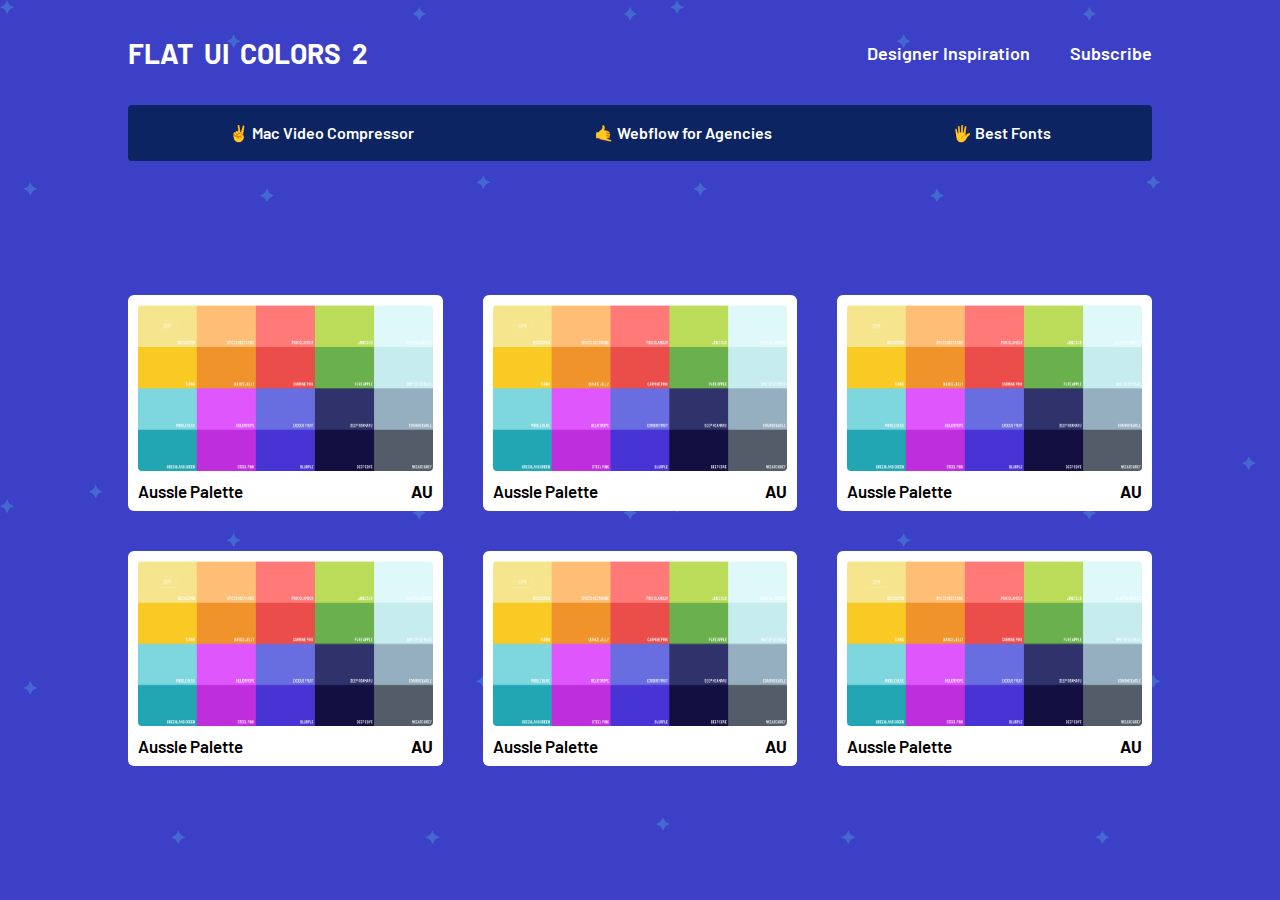
<file: HTML/Assignment_05/index.html>
<!DOCTYPE html>
<html lang="en">
  <head>
    <meta charset="UTF-8" />
    <meta name="viewport" content="width=device-width, initial-scale=1.0" />
    <title>Document</title>
    <link rel="stylesheet" href="style.css" />
  </head>
  <body>
    <div class="container">
      <header>
        <div>
          <a href="#">FLAT UI COLORS 2</a>
        </div>
        <ul>
          <li>Designer Inspiration</li>
          <li>Subscribe</li>
        </ul>
      </header>

      <div class="hero">
        <span>✌ Mac Video Compressor</span>
        <span>🤙 Webflow for Agencies</span>
        <span>🖐 Best Fonts</span>
      </div>

      <main>
        <a href="./pages/palette.html"  class="card">
          <div><img src="asset/image/thamnial.png" alt="" /></div>
          <div>
            <span>aussle palette</span>
            <span>au</span>
          </div>
        </a>
        <a href="./pages/palette.html" class="card">
          <div><img src="asset/image/thamnial.png" alt="" /></div>
          <div>
            <span>aussle palette</span>
            <span>au</span>
          </div>
        </a>
        <a href="pages/palette.html" class="card">
          <div><img src="asset/image/thamnial.png" alt="" /></div>
          <div>
            <span>aussle palette</span>
            <span>au</span>
          </div>
        </a>
        <a href="./pages/palette.html" class="card">
          <div><img src="asset/image/thamnial.png" alt="" /></div>
          <div>
            <span>aussle palette</span>
            <span>au</span>
          </div>
        </a>
        <a href="./pages/palette.html" class="card">
          <div><img src="asset/image/thamnial.png" alt="" /></div>
          <div>
            <span>aussle palette</span>
            <span>au</span>
          </div>
        </a>
        <a href="./pages/palette.html" class="card">
          <div><img src="asset/image/thamnial.png" alt="" /></div>
          <div>
            <span>aussle palette</span>
            <span>au</span>
          </div>
        </a>
       
      </main>
    </div>
  </body>
</html>
</file>
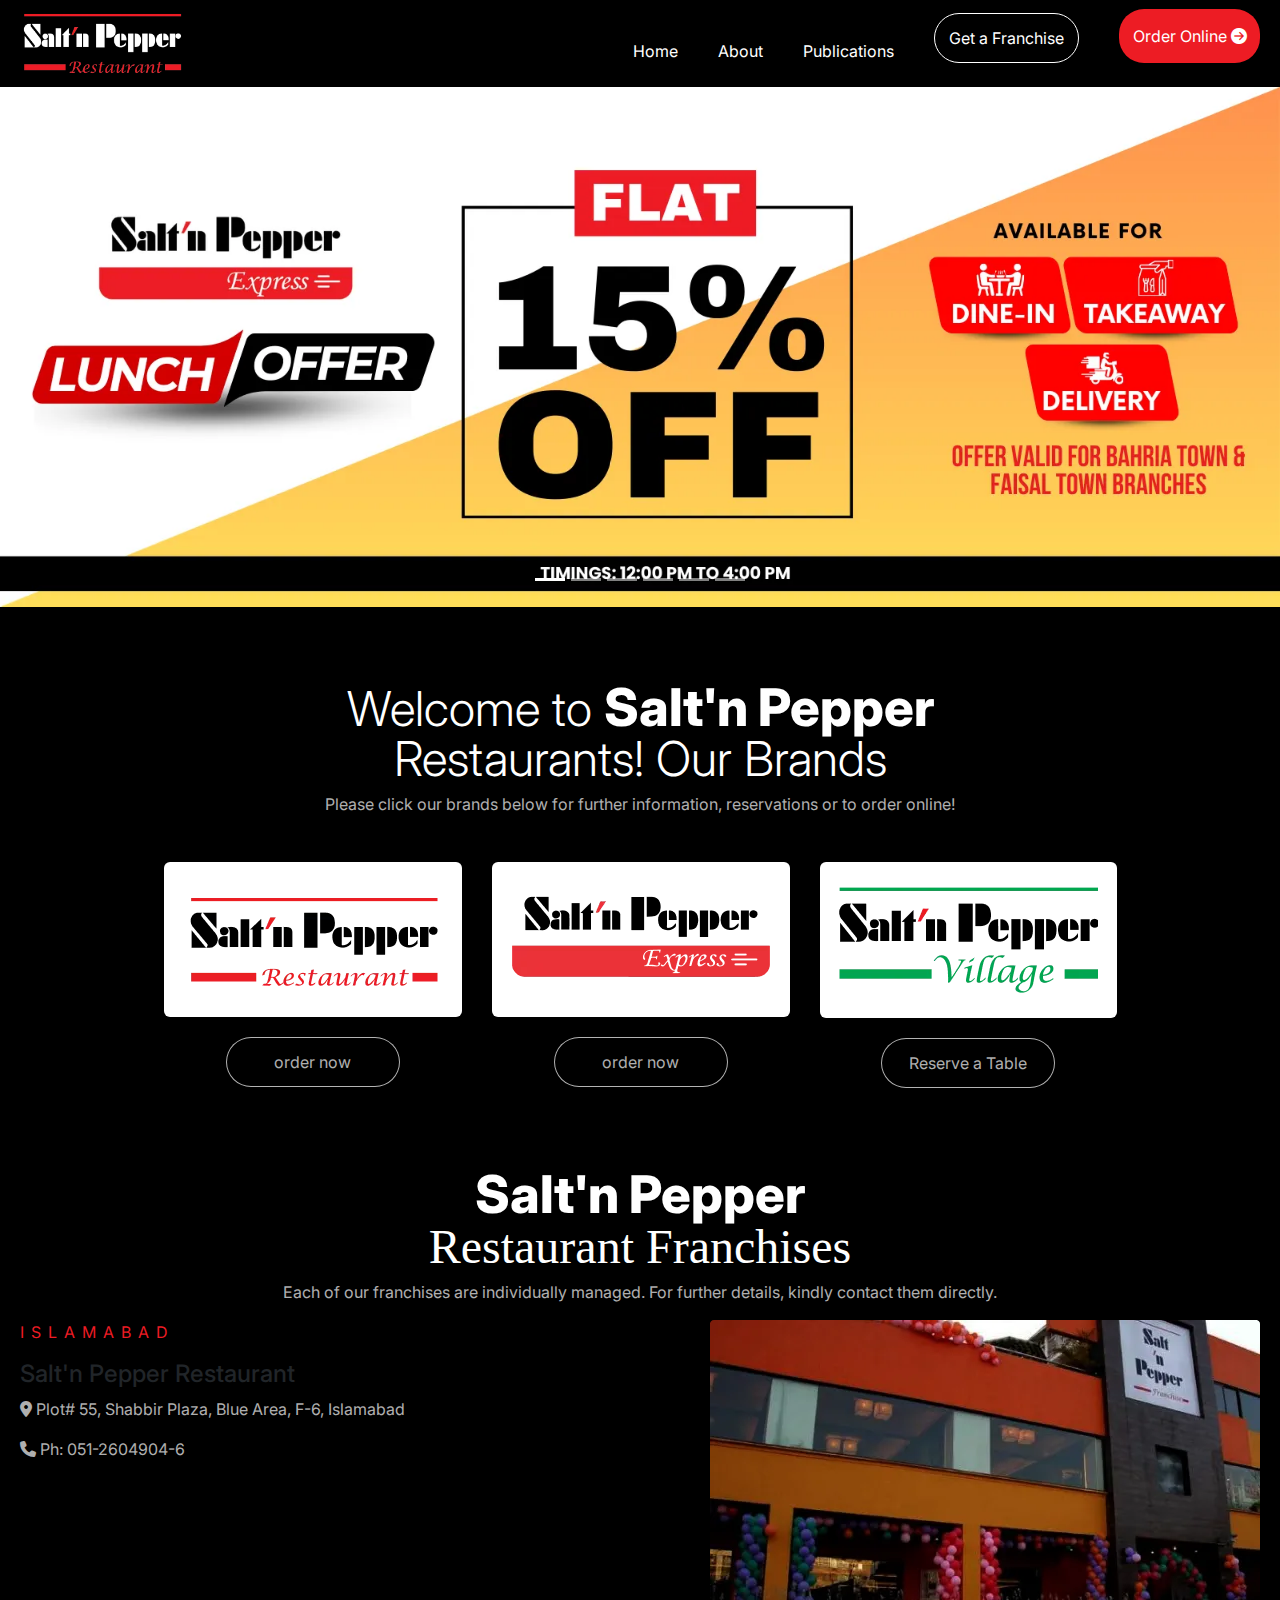
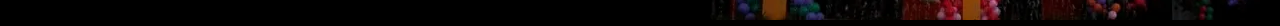
<file: HTML/Assignment_06/index.html>
<!DOCTYPE html>
<html lang="en">
  <head>
    <meta charset="UTF-8" />
    <meta name="viewport" content="width=device-width, initial-scale=1.0" />
    <title>Snp Main</title>
    <link
      href="https://cdn.jsdelivr.net/npm/bootstrap@5.3.3/dist/css/bootstrap.min.css"
      rel="stylesheet"
      integrity="sha384-QWTKZyjpPEjISv5WaRU9OFeRpok6YctnYmDr5pNlyT2bRjXh0JMhjY6hW+ALEwIH"
      crossorigin="anonymous"
    />
    <link
      rel="stylesheet"
      href="https://cdnjs.cloudflare.com/ajax/libs/font-awesome/6.7.2/css/all.min.css"
      integrity="sha512-Evv84Mr4kqVGRNSgIGL/F/aIDqQb7xQ2vcrdIwxfjThSH8CSR7PBEakCr51Ck+w+/U6swU2Im1vVX0SVk9ABhg=="
      crossorigin="anonymous"
      referrerpolicy="no-referrer"
    />
    <link rel="stylesheet" href="style.css" />
  </head>
  <body>
    <!-- header -->
    <header>
      <div class="container main-nav flex">
        <a href="#" class="Logo">
          <img src="asset/images/logo.webp" alt="logo" />
        </a>
        <nav class="nav-links">
          <ul class="flex">
            <li><a href="#" class="hover-link">Home</a></li>
            <li><a href="#" class="hover-link">About</a></li>
            <li><a href="#" class="hover-link">Publications</a></li>
            <li>
              <a href="#" class="hover-link secondary-btn">Get a Franchise</a>
            </li>
            <li>
              <a href="#" class="hover-link primary-btn"
                >Order Online
                <span><i class="fa-solid fa-circle-arrow-right"></i></span
              ></a>
            </li>
          </ul>
        </nav>
      </div>
    </header>
    <!-- header section end-->

    <!-- start hero section -->
    <div
      id="carouselExampleSlidesOnly"
      class="carousel slide"
      data-bs-ride="carousel"
      data-bs-pause="false"
    >
      <div class="carousel-indicators">
        <span
          data-bs-target="#carouselExampleCaptions"
          data-bs-slide-to="0"
          class="active"
          aria-current="true"
          aria-label="Slide 1"
        ></span>
        <span
          data-bs-target="#carouselExampleCaptions"
          data-bs-slide-to="1"
          aria-label="Slide 2"
        ></span>
        <span
          data-bs-target="#carouselExampleCaptions"
          data-bs-slide-to="2"
          aria-label="Slide 3"
        ></span>
        <span
          data-bs-target="#carouselExampleCaptions"
          data-bs-slide-to="3"
          aria-label="Slide 4"
        ></span>
        <span
          data-bs-target="#carouselExampleCaptions"
          data-bs-slide-to="4"
          aria-label="Slide 5"
        ></span>
        <span
          data-bs-target="#carouselExampleCaptions"
          data-bs-slide-to="5"
          aria-label="Slide 6"
        ></span>
      </div>
      <div class="carousel-inner">
        <div class="carousel-item active" data-bs-interval="8000">
          <img
            src="asset/images/banner-1.webp"
            class="d-block w-100"
            alt="..."
          />
        </div>
        <div class="carousel-item" data-bs-interval="8000">
          <img
            src="asset/images/banner-2.webp"
            class="d-block w-100"
            alt="..."
          />
        </div>
        <div class="carousel-item" data-bs-interval="8000">
          <img
            src="asset/images/banner-3.webp"
            class="d-block w-100"
            alt="..."
          />
        </div>
        <div class="carousel-item" data-bs-interval="8000">
          <img
            src="asset/images/banner-4.webp"
            class="d-block w-100"
            alt="..."
          />
        </div>
        <div class="carousel-item" data-bs-interval="8000">
          <img
            src="asset/images/banner-5.webp"
            class="d-block w-100"
            alt="..."
          />
        </div>
        <div class="carousel-item" data-bs-interval="8000">
          <img
            src="asset/images/banner-6.webp"
            class="d-block w-100"
            alt="..."
          />
        </div>
      </div>
    </div>
    <!-- banner end -->

    <section class="product-brand">
      <div class="container flex main">
        <div class="heading">
          <h2>
            Welcome to <span class="Salt">Salt'n Pepper</span><br />Restaurants! Our Brands
          </h2>
          <p>
            Please click our brands below for further information, reservations
            or to order online!
          </p>
        </div>

        <div class="Brand flex">
          <div class="Card">
            <div class="Card-img flex">
              <img src="asset/images/restorent.webp" alt="" />
            </div>
            <button class="Btn">order now</button>
          </div>

          <div class="Card">
            <div class="Card-img flex">
              <img src="asset/images/express.webp" alt="" />
            </div>
            <button class="Btn">order now</button>
          </div>

          <div class="Card">
            <div class="Card-img flex">
              <img src="asset/images/village.webp" alt="" />
            </div>
            <button class="Btn">Reserve a Table</button>
          </div>
        </div>
      </div>
    </section>

    <section>
      <div class="container">
        <div class="heading">
          <h2>
            <span class="Salt">Salt'n Pepper</span><br /><span class="Rest-text">Restaurant Franchises</span>
          </h2>
          <p>
            Each of our franchises are individually managed. For further details, kindly contact them directly.
          </p>
        </div>
        <div class="Restorent-branch flex">
          <div class="Branch-info">
            <p class="City-red">Islamabad</p>
            <h3><span>Salt'n Pepper</span> Restaurant</h3>
            <p><i class="fa-solid fa-location-dot"></i> Plot# 55, Shabbir Plaza, Blue Area, F-6, Islamabad</p>
            <p><i class="fa-solid fa-phone"></i> Ph: 051-2604904-6</p>
          </div>
          <div class="Branch-img">
            <div><img src="asset/images/hotel.webp" alt="restorent"></div>
          </div>
        </div>

      </div>
    </section>












    <script
      src="https://cdn.jsdelivr.net/npm/bootstrap@5.3.3/dist/js/bootstrap.bundle.min.js"
      integrity="sha384-YvpcrYf0tY3lHB60NNkmXc5s9fDVZLESaAA55NDzOxhy9GkcIdslK1eN7N6jIeHz"
      crossorigin="anonymous"
    ></script>
  </body>
</html>
</file>
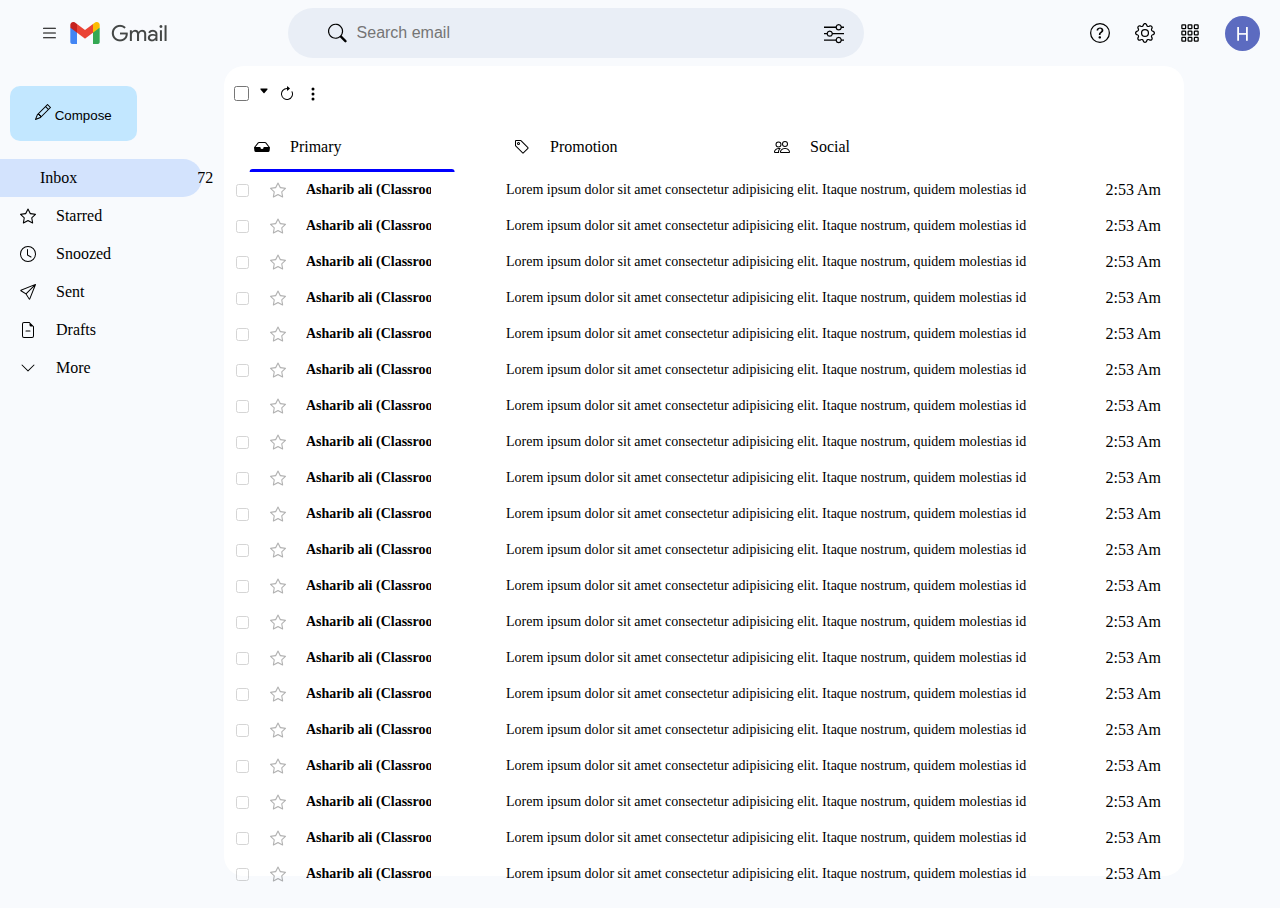
<file: HTML/Gmail-clone_07/index.html>
<!DOCTYPE html>
<html lang="en">
  <head>
    <meta charset="UTF-8" />
    <meta name="viewport" content="width=device-width, initial-scale=1.0" />
    <title>Gmail</title>
    <link rel="stylesheet" href="style.css" />
    <link
      rel="stylesheet"
      href="https://cdnjs.cloudflare.com/ajax/libs/font-awesome/6.7.2/css/all.min.css"
      integrity="sha512-Evv84Mr4kqVGRNSgIGL/F/aIDqQb7xQ2vcrdIwxfjThSH8CSR7PBEakCr51Ck+w+/U6swU2Im1vVX0SVk9ABhg=="
      crossorigin="anonymous"
      referrerpolicy="no-referrer"
    />
  </head>
  <body>
    <nav>
      <svg
        xmlns="http://www.w3.org/2000/svg"
        width="22"
        height="22"
        fill="currentColor"
        class="bi bi-list"
        viewBox="0 0 16 16"
      >
        <path
          fill-rule="evenodd"
          d="M2.5 12a.5.5 0 0 1 .5-.5h10a.5.5 0 0 1 0 1H3a.5.5 0 0 1-.5-.5m0-4a.5.5 0 0 1 .5-.5h10a.5.5 0 0 1 0 1H3a.5.5 0 0 1-.5-.5m0-4a.5.5 0 0 1 .5-.5h10a.5.5 0 0 1 0 1H3a.5.5 0 0 1-.5-.5"
        />
      </svg>
      <img height="40" src="assets/image/logo.png" alt="logo" />
      <div class="search-bar">
        <svg
          xmlns="http://www.w3.org/2000/svg"
          width="20"
          height="20"
          fill="currentColor"
          class="bi bi-search"
          viewBox="0 0 16 16"
        >
          <path
            d="M11.742 10.344a6.5 6.5 0 1 0-1.397 1.398h-.001q.044.06.098.115l3.85 3.85a1 1 0 0 0 1.415-1.414l-3.85-3.85a1 1 0 0 0-.115-.1zM12 6.5a5.5 5.5 0 1 1-11 0 5.5 5.5 0 0 1 11 0"
          />
        </svg>
        <input type="email" placeholder="Search email" />
        <svg
          xmlns="http://www.w3.org/2000/svg"
          width="22"
          height="22"
          fill="currentColor"
          class="bi bi-sliders"
          viewBox="0 0 16 16"
        >
          <path
            fill-rule="evenodd"
            d="M11.5 2a1.5 1.5 0 1 0 0 3 1.5 1.5 0 0 0 0-3M9.05 3a2.5 2.5 0 0 1 4.9 0H16v1h-2.05a2.5 2.5 0 0 1-4.9 0H0V3zM4.5 7a1.5 1.5 0 1 0 0 3 1.5 1.5 0 0 0 0-3M2.05 8a2.5 2.5 0 0 1 4.9 0H16v1H6.95a2.5 2.5 0 0 1-4.9 0H0V8zm9.45 4a1.5 1.5 0 1 0 0 3 1.5 1.5 0 0 0 0-3m-2.45 1a2.5 2.5 0 0 1 4.9 0H16v1h-2.05a2.5 2.5 0 0 1-4.9 0H0v-1z"
          />
        </svg>
      </div>

      <div class="right-nav">
        <svg
          class="nav-svg"
          xmlns="http://www.w3.org/2000/svg"
          width="20"
          height="20"
          fill="currentColor"
          class="bi bi-question-circle"
          viewBox="0 0 16 16"
        >
          <path
            d="M8 15A7 7 0 1 1 8 1a7 7 0 0 1 0 14m0 1A8 8 0 1 0 8 0a8 8 0 0 0 0 16"
          />
          <path
            d="M5.255 5.786a.237.237 0 0 0 .241.247h.825c.138 0 .248-.113.266-.25.09-.656.54-1.134 1.342-1.134.686 0 1.314.343 1.314 1.168 0 .635-.374.927-.965 1.371-.673.489-1.206 1.06-1.168 1.987l.003.217a.25.25 0 0 0 .25.246h.811a.25.25 0 0 0 .25-.25v-.105c0-.718.273-.927 1.01-1.486.609-.463 1.244-.977 1.244-2.056 0-1.511-1.276-2.241-2.673-2.241-1.267 0-2.655.59-2.75 2.286m1.557 5.763c0 .533.425.927 1.01.927.609 0 1.028-.394 1.028-.927 0-.552-.42-.94-1.029-.94-.584 0-1.009.388-1.009.94"
          />
        </svg>

        <svg
          class="nav-svg"
          xmlns="http://www.w3.org/2000/svg"
          width="20"
          height="20"
          fill="currentColor"
          class="bi bi-gear"
          viewBox="0 0 16 16"
        >
          <path
            d="M8 4.754a3.246 3.246 0 1 0 0 6.492 3.246 3.246 0 0 0 0-6.492M5.754 8a2.246 2.246 0 1 1 4.492 0 2.246 2.246 0 0 1-4.492 0"
          />
          <path
            d="M9.796 1.343c-.527-1.79-3.065-1.79-3.592 0l-.094.319a.873.873 0 0 1-1.255.52l-.292-.16c-1.64-.892-3.433.902-2.54 2.541l.159.292a.873.873 0 0 1-.52 1.255l-.319.094c-1.79.527-1.79 3.065 0 3.592l.319.094a.873.873 0 0 1 .52 1.255l-.16.292c-.892 1.64.901 3.434 2.541 2.54l.292-.159a.873.873 0 0 1 1.255.52l.094.319c.527 1.79 3.065 1.79 3.592 0l.094-.319a.873.873 0 0 1 1.255-.52l.292.16c1.64.893 3.434-.902 2.54-2.541l-.159-.292a.873.873 0 0 1 .52-1.255l.319-.094c1.79-.527 1.79-3.065 0-3.592l-.319-.094a.873.873 0 0 1-.52-1.255l.16-.292c.893-1.64-.902-3.433-2.541-2.54l-.292.159a.873.873 0 0 1-1.255-.52zm-2.633.283c.246-.835 1.428-.835 1.674 0l.094.319a1.873 1.873 0 0 0 2.693 1.115l.291-.16c.764-.415 1.6.42 1.184 1.185l-.159.292a1.873 1.873 0 0 0 1.116 2.692l.318.094c.835.246.835 1.428 0 1.674l-.319.094a1.873 1.873 0 0 0-1.115 2.693l.16.291c.415.764-.42 1.6-1.185 1.184l-.291-.159a1.873 1.873 0 0 0-2.693 1.116l-.094.318c-.246.835-1.428.835-1.674 0l-.094-.319a1.873 1.873 0 0 0-2.692-1.115l-.292.16c-.764.415-1.6-.42-1.184-1.185l.159-.291A1.873 1.873 0 0 0 1.945 8.93l-.319-.094c-.835-.246-.835-1.428 0-1.674l.319-.094A1.873 1.873 0 0 0 3.06 4.377l-.16-.292c-.415-.764.42-1.6 1.185-1.184l.292.159a1.873 1.873 0 0 0 2.692-1.115z"
          />
        </svg>

        <svg
          class="nav-svg"
          xmlns="http://www.w3.org/2000/svg"
          width="20"
          height="20"
          fill="currentColor"
          class="bi bi-grid-3x3-gap"
          viewBox="0 0 16 16"
        >
          <path
            d="M4 2v2H2V2zm1 12v-2a1 1 0 0 0-1-1H2a1 1 0 0 0-1 1v2a1 1 0 0 0 1 1h2a1 1 0 0 0 1-1m0-5V7a1 1 0 0 0-1-1H2a1 1 0 0 0-1 1v2a1 1 0 0 0 1 1h2a1 1 0 0 0 1-1m0-5V2a1 1 0 0 0-1-1H2a1 1 0 0 0-1 1v2a1 1 0 0 0 1 1h2a1 1 0 0 0 1-1m5 10v-2a1 1 0 0 0-1-1H7a1 1 0 0 0-1 1v2a1 1 0 0 0 1 1h2a1 1 0 0 0 1-1m0-5V7a1 1 0 0 0-1-1H7a1 1 0 0 0-1 1v2a1 1 0 0 0 1 1h2a1 1 0 0 0 1-1m0-5V2a1 1 0 0 0-1-1H7a1 1 0 0 0-1 1v2a1 1 0 0 0 1 1h2a1 1 0 0 0 1-1M9 2v2H7V2zm5 0v2h-2V2zM4 7v2H2V7zm5 0v2H7V7zm5 0h-2v2h2zM4 12v2H2v-2zm5 0v2H7v-2zm5 0v2h-2v-2zM12 1a1 1 0 0 0-1 1v2a1 1 0 0 0 1 1h2a1 1 0 0 0 1-1V2a1 1 0 0 0-1-1zm-1 6a1 1 0 0 1 1-1h2a1 1 0 0 1 1 1v2a1 1 0 0 1-1 1h-2a1 1 0 0 1-1-1zm1 4a1 1 0 0 0-1 1v2a1 1 0 0 0 1 1h2a1 1 0 0 0 1-1v-2a1 1 0 0 0-1-1z"
          />
        </svg>
        <img src="assets/image/profile.png" alt="profile" />
      </div>
    </nav>

    <main>
      <div id="left-sidebar">
        <button>
          <svg
            xmlns="http://www.w3.org/2000/svg"
            width="16"
            height="16"
            fill="currentColor"
            class="bi bi-pencil"
            viewBox="0 0 16 16"
          >
            <path
              d="M12.146.146a.5.5 0 0 1 .708 0l3 3a.5.5 0 0 1 0 .708l-10 10a.5.5 0 0 1-.168.11l-5 2a.5.5 0 0 1-.65-.65l2-5a.5.5 0 0 1 .11-.168zM11.207 2.5 13.5 4.793 14.793 3.5 12.5 1.207zm1.586 3L10.5 3.207 4 9.707V10h.5a.5.5 0 0 1 .5.5v.5h.5a.5.5 0 0 1 .5.5v.5h.293zm-9.761 5.175-.106.106-1.528 3.821 3.821-1.528.106-.106A.5.5 0 0 1 5 12.5V12h-.5a.5.5 0 0 1-.5-.5V11h-.5a.5.5 0 0 1-.468-.325"
            />
          </svg>
          Compose
        </button>
        <br />
        <br />

        <div class="tab" style="background-color: #d3e3fd">
          <svg
            xmlns="http://www.w3.org/2000/svg"
            width="16"
            height="16"
            fill="currentColor"
            class="bi bi-inbox-fill"
            viewBox="0 0 16 16"
          >
            <path
              d="M4.98 4a.5.5 0 0 0-.39.188L1.54 8H6a.5.5 0 0 1 .5.5 1.5 1.5 0 1 0 3 0A.5.5 0 0 1 10 8h4.46l-3.05-3.812A.5.5 0 0 0 11.02 4zm-1.17-.437A1.5 1.5 0 0 1 4.98 3h6.04a1.5 1.5 0 0 1 1.17.563l3.7 4.625a.5.5 0 0 1 .106.374l-.39 3.124A1.5 1.5 0 0 1 14.117 13H1.883a1.5 1.5 0 0 1-1.489-1.314l-.39-3.124a.5.5 0 0 1 .106-.374z"
            />
          </svg>
          <p>Inbox</p>
          <span>72</span>
        </div>
        <div class="tab">
          <svg
            xmlns="http://www.w3.org/2000/svg"
            width="16"
            height="16"
            fill="currentColor"
            class="bi bi-star"
            viewBox="0 0 16 16"
          >
            <path
              d="M2.866 14.85c-.078.444.36.791.746.593l4.39-2.256 4.389 2.256c.386.198.824-.149.746-.592l-.83-4.73 3.522-3.356c.33-.314.16-.888-.282-.95l-4.898-.696L8.465.792a.513.513 0 0 0-.927 0L5.354 5.12l-4.898.696c-.441.062-.612.636-.283.95l3.523 3.356-.83 4.73zm4.905-2.767-3.686 1.894.694-3.957a.56.56 0 0 0-.163-.505L1.71 6.745l4.052-.576a.53.53 0 0 0 .393-.288L8 2.223l1.847 3.658a.53.53 0 0 0 .393.288l4.052.575-2.906 2.77a.56.56 0 0 0-.163.506l.694 3.957-3.686-1.894a.5.5 0 0 0-.461 0z"
            />
          </svg>
          <p>Starred</p>
        </div>
        <div class="tab">
          <svg
            xmlns="http://www.w3.org/2000/svg"
            width="16"
            height="16"
            fill="currentColor"
            class="bi bi-clock"
            viewBox="0 0 16 16"
          >
            <path
              d="M8 3.5a.5.5 0 0 0-1 0V9a.5.5 0 0 0 .252.434l3.5 2a.5.5 0 0 0 .496-.868L8 8.71z"
            />
            <path
              d="M8 16A8 8 0 1 0 8 0a8 8 0 0 0 0 16m7-8A7 7 0 1 1 1 8a7 7 0 0 1 14 0"
            />
          </svg>
          <p>Snoozed</p>
        </div>
        <div class="tab">
          <svg
            xmlns="http://www.w3.org/2000/svg"
            width="16"
            height="16"
            fill="currentColor"
            class="bi bi-send"
            viewBox="0 0 16 16"
          >
            <path
              d="M15.854.146a.5.5 0 0 1 .11.54l-5.819 14.547a.75.75 0 0 1-1.329.124l-3.178-4.995L.643 7.184a.75.75 0 0 1 .124-1.33L15.314.037a.5.5 0 0 1 .54.11ZM6.636 10.07l2.761 4.338L14.13 2.576zm6.787-8.201L1.591 6.602l4.339 2.76z"
            />
          </svg>
          <p>Sent</p>
        </div>
        <div class="tab">
          <svg
            xmlns="http://www.w3.org/2000/svg"
            width="16"
            height="16"
            fill="currentColor"
            class="bi bi-file-earmark-minus"
            viewBox="0 0 16 16"
          >
            <path
              d="M5.5 9a.5.5 0 0 1 .5-.5h4a.5.5 0 0 1 0 1H6a.5.5 0 0 1-.5-.5"
            />
            <path
              d="M14 4.5V14a2 2 0 0 1-2 2H4a2 2 0 0 1-2-2V2a2 2 0 0 1 2-2h5.5zm-3 0A1.5 1.5 0 0 1 9.5 3V1H4a1 1 0 0 0-1 1v12a1 1 0 0 0 1 1h8a1 1 0 0 0 1-1V4.5z"
            />
          </svg>
          <p>Drafts</p>
        </div>

        <div class="tab">
          <svg
            xmlns="http://www.w3.org/2000/svg"
            width="16"
            height="16"
            fill="currentColor"
            class="bi bi-chevron-down"
            viewBox="0 0 16 16"
          >
            <path
              fill-rule="evenodd"
              d="M1.646 4.646a.5.5 0 0 1 .708 0L8 10.293l5.646-5.647a.5.5 0 0 1 .708.708l-6 6a.5.5 0 0 1-.708 0l-6-6a.5.5 0 0 1 0-.708"
            />
          </svg>
          <p>More</p>
        </div>
      </div>
      <div id="window">
        <div class="window-top">
          <input type="checkbox" name="check" id="check" />
          <svg
            xmlns="http://www.w3.org/2000/svg"
            width="10"
            height="10"
            fill="currentColor"
            class="bi bi-caret-down-fill"
            viewBox="0 0 16 16"
          >
            <path
              d="M7.247 11.14 2.451 5.658C1.885 5.013 2.345 4 3.204 4h9.592a1 1 0 0 1 .753 1.659l-4.796 5.48a1 1 0 0 1-1.506 0z"
            />
          </svg>

          <svg
            xmlns="http://www.w3.org/2000/svg"
            width="16"
            height="16"
            fill="currentColor"
            class="bi bi-arrow-clockwise"
            viewBox="0 0 16 16"
          >
            <path
              fill-rule="evenodd"
              d="M8 3a5 5 0 1 0 4.546 2.914.5.5 0 0 1 .908-.417A6 6 0 1 1 8 2z"
            />
            <path
              d="M8 4.466V.534a.25.25 0 0 1 .41-.192l2.36 1.966c.12.1.12.284 0 .384L8.41 4.658A.25.25 0 0 1 8 4.466"
            />
          </svg>

          <svg
            xmlns="http://www.w3.org/2000/svg"
            width="16"
            height="16"
            fill="currentColor"
            class="bi bi-three-dots-vertical"
            viewBox="0 0 16 16"
          >
            <path
              d="M9.5 13a1.5 1.5 0 1 1-3 0 1.5 1.5 0 0 1 3 0m0-5a1.5 1.5 0 1 1-3 0 1.5 1.5 0 0 1 3 0m0-5a1.5 1.5 0 1 1-3 0 1.5 1.5 0 0 1 3 0"
            />
          </svg>
        </div>
        <div class="mail-container">
          
            <div class="nav-tab border">
              <svg
                xmlns="http://www.w3.org/2000/svg"
                width="16"
                height="16"
                fill="currentColor"
                class="bi bi-inbox-fill"
                viewBox="0 0 16 16"
              >
                <path
                  d="M4.98 4a.5.5 0 0 0-.39.188L1.54 8H6a.5.5 0 0 1 .5.5 1.5 1.5 0 1 0 3 0A.5.5 0 0 1 10 8h4.46l-3.05-3.812A.5.5 0 0 0 11.02 4zm-1.17-.437A1.5 1.5 0 0 1 4.98 3h6.04a1.5 1.5 0 0 1 1.17.563l3.7 4.625a.5.5 0 0 1 .106.374l-.39 3.124A1.5 1.5 0 0 1 14.117 13H1.883a1.5 1.5 0 0 1-1.489-1.314l-.39-3.124a.5.5 0 0 1 .106-.374z"
                />
              </svg>
              Primary
            </div>
            <div class="nav-tab">
              <svg
                xmlns="http://www.w3.org/2000/svg"
                width="16"
                height="16"
                fill="currentColor"
                class="bi bi-tag"
                viewBox="0 0 16 16"
              >
                <path
                  d="M6 4.5a1.5 1.5 0 1 1-3 0 1.5 1.5 0 0 1 3 0m-1 0a.5.5 0 1 0-1 0 .5.5 0 0 0 1 0"
                />
                <path
                  d="M2 1h4.586a1 1 0 0 1 .707.293l7 7a1 1 0 0 1 0 1.414l-4.586 4.586a1 1 0 0 1-1.414 0l-7-7A1 1 0 0 1 1 6.586V2a1 1 0 0 1 1-1m0 5.586 7 7L13.586 9l-7-7H2z"
                />
              </svg>
              Promotion
            </div>
            <div class="nav-tab">
              <svg
                xmlns="http://www.w3.org/2000/svg"
                width="16"
                height="16"
                fill="currentColor"
                class="bi bi-people"
                viewBox="0 0 16 16"
              >
                <path
                  d="M15 14s1 0 1-1-1-4-5-4-5 3-5 4 1 1 1 1zm-7.978-1L7 12.996c.001-.264.167-1.03.76-1.72C8.312 10.629 9.282 10 11 10c1.717 0 2.687.63 3.24 1.276.593.69.758 1.457.76 1.72l-.008.002-.014.002zM11 7a2 2 0 1 0 0-4 2 2 0 0 0 0 4m3-2a3 3 0 1 1-6 0 3 3 0 0 1 6 0M6.936 9.28a6 6 0 0 0-1.23-.247A7 7 0 0 0 5 9c-4 0-5 3-5 4q0 1 1 1h4.216A2.24 2.24 0 0 1 5 13c0-1.01.377-2.042 1.09-2.904.243-.294.526-.569.846-.816M4.92 10A5.5 5.5 0 0 0 4 13H1c0-.26.164-1.03.76-1.724.545-.636 1.492-1.256 3.16-1.275ZM1.5 5.5a3 3 0 1 1 6 0 3 3 0 0 1-6 0m3-2a2 2 0 1 0 0 4 2 2 0 0 0 0-4"
                />
              </svg>
              Social
            </div>
          <div class="mail">
            <div class="icons-container">
              <div>
                <input type="checkbox" />
              </div>
              <div>
                <svg
                  xmlns="http://www.w3.org/2000/svg"
                  width="16"
                  height="16"
                  fill="currentColor"
                  class="bi bi-star"
                  viewBox="0 0 16 16"
                >
                  <path
                    d="M2.866 14.85c-.078.444.36.791.746.593l4.39-2.256 4.389 2.256c.386.198.824-.149.746-.592l-.83-4.73 3.522-3.356c.33-.314.16-.888-.282-.95l-4.898-.696L8.465.792a.513.513 0 0 0-.927 0L5.354 5.12l-4.898.696c-.441.062-.612.636-.283.95l3.523 3.356-.83 4.73zm4.905-2.767-3.686 1.894.694-3.957a.56.56 0 0 0-.163-.505L1.71 6.745l4.052-.576a.53.53 0 0 0 .393-.288L8 2.223l1.847 3.658a.53.53 0 0 0 .393.288l4.052.575-2.906 2.77a.56.56 0 0 0-.163.506l.694 3.957-3.686-1.894a.5.5 0 0 0-.461 0z"
                  />
                </svg>
              </div>
            </div>
            <p class="mail-sender">Asharib ali (Classroom)</p>
            <p class="mail-msg">
             Lorem ipsum dolor sit amet consectetur adipisicing elit. Itaque nostrum, quidem molestias id delectus perferendis mollitia expedita commodi ducimus natus? Ad soluta consequatur, nisi deleniti necessitatibus fugit aperiam totam dolorum.
            </p>
            <div class="timer">
              <p>2:53 Am</p>
              <ul class="icons-container icon-container2">
                <li><svg xmlns="http://www.w3.org/2000/svg" width="16" height="16" fill="currentColor" class="bi bi-archive" viewBox="0 0 16 16">
                  <path d="M0 2a1 1 0 0 1 1-1h14a1 1 0 0 1 1 1v2a1 1 0 0 1-1 1v7.5a2.5 2.5 0 0 1-2.5 2.5h-9A2.5 2.5 0 0 1 1 12.5V5a1 1 0 0 1-1-1zm2 3v7.5A1.5 1.5 0 0 0 3.5 14h9a1.5 1.5 0 0 0 1.5-1.5V5zm13-3H1v2h14zM5 7.5a.5.5 0 0 1 .5-.5h5a.5.5 0 0 1 0 1h-5a.5.5 0 0 1-.5-.5"/>
                </svg></li>
                <li><svg xmlns="http://www.w3.org/2000/svg" width="16" height="16" fill="currentColor" class="bi bi-trash" viewBox="0 0 16 16">
                  <path d="M5.5 5.5A.5.5 0 0 1 6 6v6a.5.5 0 0 1-1 0V6a.5.5 0 0 1 .5-.5m2.5 0a.5.5 0 0 1 .5.5v6a.5.5 0 0 1-1 0V6a.5.5 0 0 1 .5-.5m3 .5a.5.5 0 0 0-1 0v6a.5.5 0 0 0 1 0z"/>
                  <path d="M14.5 3a1 1 0 0 1-1 1H13v9a2 2 0 0 1-2 2H5a2 2 0 0 1-2-2V4h-.5a1 1 0 0 1-1-1V2a1 1 0 0 1 1-1H6a1 1 0 0 1 1-1h2a1 1 0 0 1 1 1h3.5a1 1 0 0 1 1 1zM4.118 4 4 4.059V13a1 1 0 0 0 1 1h6a1 1 0 0 0 1-1V4.059L11.882 4zM2.5 3h11V2h-11z"/>
                </svg></li>
                <li><svg xmlns="http://www.w3.org/2000/svg" width="16" height="16" fill="currentColor" class="bi bi-envelope-arrow-up" viewBox="0 0 16 16">
                  <path d="M0 4a2 2 0 0 1 2-2h12a2 2 0 0 1 2 2v4.5a.5.5 0 0 1-1 0V5.383l-7 4.2-1.326-.795-5.64 3.47A1 1 0 0 0 2 13h5.5a.5.5 0 0 1 0 1H2a2 2 0 0 1-2-1.99zm1 7.105 4.708-2.897L1 5.383zM1 4v.217l7 4.2 7-4.2V4a1 1 0 0 0-1-1H2a1 1 0 0 0-1 1"/>
                  <path d="M12.5 16a3.5 3.5 0 1 0 0-7 3.5 3.5 0 0 0 0 7m.354-5.354 1.25 1.25a.5.5 0 0 1-.708.708L13 12.207V14a.5.5 0 0 1-1 0v-1.717l-.28.305a.5.5 0 0 1-.737-.676l1.149-1.25a.5.5 0 0 1 .722-.016"/>
                </svg></li>
                <li><svg xmlns="http://www.w3.org/2000/svg" width="16" height="16" fill="currentColor" class="bi bi-clock" viewBox="0 0 16 16">
                  <path d="M8 3.5a.5.5 0 0 0-1 0V9a.5.5 0 0 0 .252.434l3.5 2a.5.5 0 0 0 .496-.868L8 8.71z"/>
                  <path d="M8 16A8 8 0 1 0 8 0a8 8 0 0 0 0 16m7-8A7 7 0 1 1 1 8a7 7 0 0 1 14 0"/>
                </svg></li>
              </ul>
            </div>
          </div>
          <div class="mail">
            <div class="icons-container">
              <div>
                <input type="checkbox" />
              </div>
              <div>
                <svg
                  xmlns="http://www.w3.org/2000/svg"
                  width="16"
                  height="16"
                  fill="currentColor"
                  class="bi bi-star"
                  viewBox="0 0 16 16"
                >
                  <path
                    d="M2.866 14.85c-.078.444.36.791.746.593l4.39-2.256 4.389 2.256c.386.198.824-.149.746-.592l-.83-4.73 3.522-3.356c.33-.314.16-.888-.282-.95l-4.898-.696L8.465.792a.513.513 0 0 0-.927 0L5.354 5.12l-4.898.696c-.441.062-.612.636-.283.95l3.523 3.356-.83 4.73zm4.905-2.767-3.686 1.894.694-3.957a.56.56 0 0 0-.163-.505L1.71 6.745l4.052-.576a.53.53 0 0 0 .393-.288L8 2.223l1.847 3.658a.53.53 0 0 0 .393.288l4.052.575-2.906 2.77a.56.56 0 0 0-.163.506l.694 3.957-3.686-1.894a.5.5 0 0 0-.461 0z"
                  />
                </svg>
              </div>
            </div>
            <p class="mail-sender">Asharib ali (Classroom)</p>
            <p class="mail-msg">
             Lorem ipsum dolor sit amet consectetur adipisicing elit. Itaque nostrum, quidem molestias id delectus perferendis mollitia expedita commodi ducimus natus? Ad soluta consequatur, nisi deleniti necessitatibus fugit aperiam totam dolorum.
            </p>
            <div class="timer">
              <p>2:53 Am</p>
              <ul class="icons-container icon-container2">
                <li><svg xmlns="http://www.w3.org/2000/svg" width="16" height="16" fill="currentColor" class="bi bi-archive" viewBox="0 0 16 16">
                  <path d="M0 2a1 1 0 0 1 1-1h14a1 1 0 0 1 1 1v2a1 1 0 0 1-1 1v7.5a2.5 2.5 0 0 1-2.5 2.5h-9A2.5 2.5 0 0 1 1 12.5V5a1 1 0 0 1-1-1zm2 3v7.5A1.5 1.5 0 0 0 3.5 14h9a1.5 1.5 0 0 0 1.5-1.5V5zm13-3H1v2h14zM5 7.5a.5.5 0 0 1 .5-.5h5a.5.5 0 0 1 0 1h-5a.5.5 0 0 1-.5-.5"/>
                </svg></li>
                <li><svg xmlns="http://www.w3.org/2000/svg" width="16" height="16" fill="currentColor" class="bi bi-trash" viewBox="0 0 16 16">
                  <path d="M5.5 5.5A.5.5 0 0 1 6 6v6a.5.5 0 0 1-1 0V6a.5.5 0 0 1 .5-.5m2.5 0a.5.5 0 0 1 .5.5v6a.5.5 0 0 1-1 0V6a.5.5 0 0 1 .5-.5m3 .5a.5.5 0 0 0-1 0v6a.5.5 0 0 0 1 0z"/>
                  <path d="M14.5 3a1 1 0 0 1-1 1H13v9a2 2 0 0 1-2 2H5a2 2 0 0 1-2-2V4h-.5a1 1 0 0 1-1-1V2a1 1 0 0 1 1-1H6a1 1 0 0 1 1-1h2a1 1 0 0 1 1 1h3.5a1 1 0 0 1 1 1zM4.118 4 4 4.059V13a1 1 0 0 0 1 1h6a1 1 0 0 0 1-1V4.059L11.882 4zM2.5 3h11V2h-11z"/>
                </svg></li>
                <li><svg xmlns="http://www.w3.org/2000/svg" width="16" height="16" fill="currentColor" class="bi bi-envelope-arrow-up" viewBox="0 0 16 16">
                  <path d="M0 4a2 2 0 0 1 2-2h12a2 2 0 0 1 2 2v4.5a.5.5 0 0 1-1 0V5.383l-7 4.2-1.326-.795-5.64 3.47A1 1 0 0 0 2 13h5.5a.5.5 0 0 1 0 1H2a2 2 0 0 1-2-1.99zm1 7.105 4.708-2.897L1 5.383zM1 4v.217l7 4.2 7-4.2V4a1 1 0 0 0-1-1H2a1 1 0 0 0-1 1"/>
                  <path d="M12.5 16a3.5 3.5 0 1 0 0-7 3.5 3.5 0 0 0 0 7m.354-5.354 1.25 1.25a.5.5 0 0 1-.708.708L13 12.207V14a.5.5 0 0 1-1 0v-1.717l-.28.305a.5.5 0 0 1-.737-.676l1.149-1.25a.5.5 0 0 1 .722-.016"/>
                </svg></li>
                <li><svg xmlns="http://www.w3.org/2000/svg" width="16" height="16" fill="currentColor" class="bi bi-clock" viewBox="0 0 16 16">
                  <path d="M8 3.5a.5.5 0 0 0-1 0V9a.5.5 0 0 0 .252.434l3.5 2a.5.5 0 0 0 .496-.868L8 8.71z"/>
                  <path d="M8 16A8 8 0 1 0 8 0a8 8 0 0 0 0 16m7-8A7 7 0 1 1 1 8a7 7 0 0 1 14 0"/>
                </svg></li>
              </ul>
            </div>
          </div>
          <div class="mail">
            <div class="icons-container">
              <div>
                <input type="checkbox" />
              </div>
              <div>
                <svg
                  xmlns="http://www.w3.org/2000/svg"
                  width="16"
                  height="16"
                  fill="currentColor"
                  class="bi bi-star"
                  viewBox="0 0 16 16"
                >
                  <path
                    d="M2.866 14.85c-.078.444.36.791.746.593l4.39-2.256 4.389 2.256c.386.198.824-.149.746-.592l-.83-4.73 3.522-3.356c.33-.314.16-.888-.282-.95l-4.898-.696L8.465.792a.513.513 0 0 0-.927 0L5.354 5.12l-4.898.696c-.441.062-.612.636-.283.95l3.523 3.356-.83 4.73zm4.905-2.767-3.686 1.894.694-3.957a.56.56 0 0 0-.163-.505L1.71 6.745l4.052-.576a.53.53 0 0 0 .393-.288L8 2.223l1.847 3.658a.53.53 0 0 0 .393.288l4.052.575-2.906 2.77a.56.56 0 0 0-.163.506l.694 3.957-3.686-1.894a.5.5 0 0 0-.461 0z"
                  />
                </svg>
              </div>
            </div>
            <p class="mail-sender">Asharib ali (Classroom)</p>
            <p class="mail-msg">
             Lorem ipsum dolor sit amet consectetur adipisicing elit. Itaque nostrum, quidem molestias id delectus perferendis mollitia expedita commodi ducimus natus? Ad soluta consequatur, nisi deleniti necessitatibus fugit aperiam totam dolorum.
            </p>
            <div class="timer">
              <p>2:53 Am</p>
              <ul class="icons-container icon-container2">
                <li><svg xmlns="http://www.w3.org/2000/svg" width="16" height="16" fill="currentColor" class="bi bi-archive" viewBox="0 0 16 16">
                  <path d="M0 2a1 1 0 0 1 1-1h14a1 1 0 0 1 1 1v2a1 1 0 0 1-1 1v7.5a2.5 2.5 0 0 1-2.5 2.5h-9A2.5 2.5 0 0 1 1 12.5V5a1 1 0 0 1-1-1zm2 3v7.5A1.5 1.5 0 0 0 3.5 14h9a1.5 1.5 0 0 0 1.5-1.5V5zm13-3H1v2h14zM5 7.5a.5.5 0 0 1 .5-.5h5a.5.5 0 0 1 0 1h-5a.5.5 0 0 1-.5-.5"/>
                </svg></li>
                <li><svg xmlns="http://www.w3.org/2000/svg" width="16" height="16" fill="currentColor" class="bi bi-trash" viewBox="0 0 16 16">
                  <path d="M5.5 5.5A.5.5 0 0 1 6 6v6a.5.5 0 0 1-1 0V6a.5.5 0 0 1 .5-.5m2.5 0a.5.5 0 0 1 .5.5v6a.5.5 0 0 1-1 0V6a.5.5 0 0 1 .5-.5m3 .5a.5.5 0 0 0-1 0v6a.5.5 0 0 0 1 0z"/>
                  <path d="M14.5 3a1 1 0 0 1-1 1H13v9a2 2 0 0 1-2 2H5a2 2 0 0 1-2-2V4h-.5a1 1 0 0 1-1-1V2a1 1 0 0 1 1-1H6a1 1 0 0 1 1-1h2a1 1 0 0 1 1 1h3.5a1 1 0 0 1 1 1zM4.118 4 4 4.059V13a1 1 0 0 0 1 1h6a1 1 0 0 0 1-1V4.059L11.882 4zM2.5 3h11V2h-11z"/>
                </svg></li>
                <li><svg xmlns="http://www.w3.org/2000/svg" width="16" height="16" fill="currentColor" class="bi bi-envelope-arrow-up" viewBox="0 0 16 16">
                  <path d="M0 4a2 2 0 0 1 2-2h12a2 2 0 0 1 2 2v4.5a.5.5 0 0 1-1 0V5.383l-7 4.2-1.326-.795-5.64 3.47A1 1 0 0 0 2 13h5.5a.5.5 0 0 1 0 1H2a2 2 0 0 1-2-1.99zm1 7.105 4.708-2.897L1 5.383zM1 4v.217l7 4.2 7-4.2V4a1 1 0 0 0-1-1H2a1 1 0 0 0-1 1"/>
                  <path d="M12.5 16a3.5 3.5 0 1 0 0-7 3.5 3.5 0 0 0 0 7m.354-5.354 1.25 1.25a.5.5 0 0 1-.708.708L13 12.207V14a.5.5 0 0 1-1 0v-1.717l-.28.305a.5.5 0 0 1-.737-.676l1.149-1.25a.5.5 0 0 1 .722-.016"/>
                </svg></li>
                <li><svg xmlns="http://www.w3.org/2000/svg" width="16" height="16" fill="currentColor" class="bi bi-clock" viewBox="0 0 16 16">
                  <path d="M8 3.5a.5.5 0 0 0-1 0V9a.5.5 0 0 0 .252.434l3.5 2a.5.5 0 0 0 .496-.868L8 8.71z"/>
                  <path d="M8 16A8 8 0 1 0 8 0a8 8 0 0 0 0 16m7-8A7 7 0 1 1 1 8a7 7 0 0 1 14 0"/>
                </svg></li>
              </ul>
            </div>
          </div>
          <div class="mail">
            <div class="icons-container">
              <div>
                <input type="checkbox" />
              </div>
              <div>
                <svg
                  xmlns="http://www.w3.org/2000/svg"
                  width="16"
                  height="16"
                  fill="currentColor"
                  class="bi bi-star"
                  viewBox="0 0 16 16"
                >
                  <path
                    d="M2.866 14.85c-.078.444.36.791.746.593l4.39-2.256 4.389 2.256c.386.198.824-.149.746-.592l-.83-4.73 3.522-3.356c.33-.314.16-.888-.282-.95l-4.898-.696L8.465.792a.513.513 0 0 0-.927 0L5.354 5.12l-4.898.696c-.441.062-.612.636-.283.95l3.523 3.356-.83 4.73zm4.905-2.767-3.686 1.894.694-3.957a.56.56 0 0 0-.163-.505L1.71 6.745l4.052-.576a.53.53 0 0 0 .393-.288L8 2.223l1.847 3.658a.53.53 0 0 0 .393.288l4.052.575-2.906 2.77a.56.56 0 0 0-.163.506l.694 3.957-3.686-1.894a.5.5 0 0 0-.461 0z"
                  />
                </svg>
              </div>
            </div>
            <p class="mail-sender">Asharib ali (Classroom)</p>
            <p class="mail-msg">
             Lorem ipsum dolor sit amet consectetur adipisicing elit. Itaque nostrum, quidem molestias id delectus perferendis mollitia expedita commodi ducimus natus? Ad soluta consequatur, nisi deleniti necessitatibus fugit aperiam totam dolorum.
            </p>
            <div class="timer">
              <p>2:53 Am</p>
              <ul class="icons-container icon-container2">
                <li><svg xmlns="http://www.w3.org/2000/svg" width="16" height="16" fill="currentColor" class="bi bi-archive" viewBox="0 0 16 16">
                  <path d="M0 2a1 1 0 0 1 1-1h14a1 1 0 0 1 1 1v2a1 1 0 0 1-1 1v7.5a2.5 2.5 0 0 1-2.5 2.5h-9A2.5 2.5 0 0 1 1 12.5V5a1 1 0 0 1-1-1zm2 3v7.5A1.5 1.5 0 0 0 3.5 14h9a1.5 1.5 0 0 0 1.5-1.5V5zm13-3H1v2h14zM5 7.5a.5.5 0 0 1 .5-.5h5a.5.5 0 0 1 0 1h-5a.5.5 0 0 1-.5-.5"/>
                </svg></li>
                <li><svg xmlns="http://www.w3.org/2000/svg" width="16" height="16" fill="currentColor" class="bi bi-trash" viewBox="0 0 16 16">
                  <path d="M5.5 5.5A.5.5 0 0 1 6 6v6a.5.5 0 0 1-1 0V6a.5.5 0 0 1 .5-.5m2.5 0a.5.5 0 0 1 .5.5v6a.5.5 0 0 1-1 0V6a.5.5 0 0 1 .5-.5m3 .5a.5.5 0 0 0-1 0v6a.5.5 0 0 0 1 0z"/>
                  <path d="M14.5 3a1 1 0 0 1-1 1H13v9a2 2 0 0 1-2 2H5a2 2 0 0 1-2-2V4h-.5a1 1 0 0 1-1-1V2a1 1 0 0 1 1-1H6a1 1 0 0 1 1-1h2a1 1 0 0 1 1 1h3.5a1 1 0 0 1 1 1zM4.118 4 4 4.059V13a1 1 0 0 0 1 1h6a1 1 0 0 0 1-1V4.059L11.882 4zM2.5 3h11V2h-11z"/>
                </svg></li>
                <li><svg xmlns="http://www.w3.org/2000/svg" width="16" height="16" fill="currentColor" class="bi bi-envelope-arrow-up" viewBox="0 0 16 16">
                  <path d="M0 4a2 2 0 0 1 2-2h12a2 2 0 0 1 2 2v4.5a.5.5 0 0 1-1 0V5.383l-7 4.2-1.326-.795-5.64 3.47A1 1 0 0 0 2 13h5.5a.5.5 0 0 1 0 1H2a2 2 0 0 1-2-1.99zm1 7.105 4.708-2.897L1 5.383zM1 4v.217l7 4.2 7-4.2V4a1 1 0 0 0-1-1H2a1 1 0 0 0-1 1"/>
                  <path d="M12.5 16a3.5 3.5 0 1 0 0-7 3.5 3.5 0 0 0 0 7m.354-5.354 1.25 1.25a.5.5 0 0 1-.708.708L13 12.207V14a.5.5 0 0 1-1 0v-1.717l-.28.305a.5.5 0 0 1-.737-.676l1.149-1.25a.5.5 0 0 1 .722-.016"/>
                </svg></li>
                <li><svg xmlns="http://www.w3.org/2000/svg" width="16" height="16" fill="currentColor" class="bi bi-clock" viewBox="0 0 16 16">
                  <path d="M8 3.5a.5.5 0 0 0-1 0V9a.5.5 0 0 0 .252.434l3.5 2a.5.5 0 0 0 .496-.868L8 8.71z"/>
                  <path d="M8 16A8 8 0 1 0 8 0a8 8 0 0 0 0 16m7-8A7 7 0 1 1 1 8a7 7 0 0 1 14 0"/>
                </svg></li>
              </ul>
            </div>
          </div>
          <div class="mail">
            <div class="icons-container">
              <div>
                <input type="checkbox" />
              </div>
              <div>
                <svg
                  xmlns="http://www.w3.org/2000/svg"
                  width="16"
                  height="16"
                  fill="currentColor"
                  class="bi bi-star"
                  viewBox="0 0 16 16"
                >
                  <path
                    d="M2.866 14.85c-.078.444.36.791.746.593l4.39-2.256 4.389 2.256c.386.198.824-.149.746-.592l-.83-4.73 3.522-3.356c.33-.314.16-.888-.282-.95l-4.898-.696L8.465.792a.513.513 0 0 0-.927 0L5.354 5.12l-4.898.696c-.441.062-.612.636-.283.95l3.523 3.356-.83 4.73zm4.905-2.767-3.686 1.894.694-3.957a.56.56 0 0 0-.163-.505L1.71 6.745l4.052-.576a.53.53 0 0 0 .393-.288L8 2.223l1.847 3.658a.53.53 0 0 0 .393.288l4.052.575-2.906 2.77a.56.56 0 0 0-.163.506l.694 3.957-3.686-1.894a.5.5 0 0 0-.461 0z"
                  />
                </svg>
              </div>
            </div>
            <p class="mail-sender">Asharib ali (Classroom)</p>
            <p class="mail-msg">
             Lorem ipsum dolor sit amet consectetur adipisicing elit. Itaque nostrum, quidem molestias id delectus perferendis mollitia expedita commodi ducimus natus? Ad soluta consequatur, nisi deleniti necessitatibus fugit aperiam totam dolorum.
            </p>
            <div class="timer">
              <p>2:53 Am</p>
              <ul class="icons-container icon-container2">
                <li><svg xmlns="http://www.w3.org/2000/svg" width="16" height="16" fill="currentColor" class="bi bi-archive" viewBox="0 0 16 16">
                  <path d="M0 2a1 1 0 0 1 1-1h14a1 1 0 0 1 1 1v2a1 1 0 0 1-1 1v7.5a2.5 2.5 0 0 1-2.5 2.5h-9A2.5 2.5 0 0 1 1 12.5V5a1 1 0 0 1-1-1zm2 3v7.5A1.5 1.5 0 0 0 3.5 14h9a1.5 1.5 0 0 0 1.5-1.5V5zm13-3H1v2h14zM5 7.5a.5.5 0 0 1 .5-.5h5a.5.5 0 0 1 0 1h-5a.5.5 0 0 1-.5-.5"/>
                </svg></li>
                <li><svg xmlns="http://www.w3.org/2000/svg" width="16" height="16" fill="currentColor" class="bi bi-trash" viewBox="0 0 16 16">
                  <path d="M5.5 5.5A.5.5 0 0 1 6 6v6a.5.5 0 0 1-1 0V6a.5.5 0 0 1 .5-.5m2.5 0a.5.5 0 0 1 .5.5v6a.5.5 0 0 1-1 0V6a.5.5 0 0 1 .5-.5m3 .5a.5.5 0 0 0-1 0v6a.5.5 0 0 0 1 0z"/>
                  <path d="M14.5 3a1 1 0 0 1-1 1H13v9a2 2 0 0 1-2 2H5a2 2 0 0 1-2-2V4h-.5a1 1 0 0 1-1-1V2a1 1 0 0 1 1-1H6a1 1 0 0 1 1-1h2a1 1 0 0 1 1 1h3.5a1 1 0 0 1 1 1zM4.118 4 4 4.059V13a1 1 0 0 0 1 1h6a1 1 0 0 0 1-1V4.059L11.882 4zM2.5 3h11V2h-11z"/>
                </svg></li>
                <li><svg xmlns="http://www.w3.org/2000/svg" width="16" height="16" fill="currentColor" class="bi bi-envelope-arrow-up" viewBox="0 0 16 16">
                  <path d="M0 4a2 2 0 0 1 2-2h12a2 2 0 0 1 2 2v4.5a.5.5 0 0 1-1 0V5.383l-7 4.2-1.326-.795-5.64 3.47A1 1 0 0 0 2 13h5.5a.5.5 0 0 1 0 1H2a2 2 0 0 1-2-1.99zm1 7.105 4.708-2.897L1 5.383zM1 4v.217l7 4.2 7-4.2V4a1 1 0 0 0-1-1H2a1 1 0 0 0-1 1"/>
                  <path d="M12.5 16a3.5 3.5 0 1 0 0-7 3.5 3.5 0 0 0 0 7m.354-5.354 1.25 1.25a.5.5 0 0 1-.708.708L13 12.207V14a.5.5 0 0 1-1 0v-1.717l-.28.305a.5.5 0 0 1-.737-.676l1.149-1.25a.5.5 0 0 1 .722-.016"/>
                </svg></li>
                <li><svg xmlns="http://www.w3.org/2000/svg" width="16" height="16" fill="currentColor" class="bi bi-clock" viewBox="0 0 16 16">
                  <path d="M8 3.5a.5.5 0 0 0-1 0V9a.5.5 0 0 0 .252.434l3.5 2a.5.5 0 0 0 .496-.868L8 8.71z"/>
                  <path d="M8 16A8 8 0 1 0 8 0a8 8 0 0 0 0 16m7-8A7 7 0 1 1 1 8a7 7 0 0 1 14 0"/>
                </svg></li>
              </ul>
            </div>
          </div>
          <div class="mail">
            <div class="icons-container">
              <div>
                <input type="checkbox" />
              </div>
              <div>
                <svg
                  xmlns="http://www.w3.org/2000/svg"
                  width="16"
                  height="16"
                  fill="currentColor"
                  class="bi bi-star"
                  viewBox="0 0 16 16"
                >
                  <path
                    d="M2.866 14.85c-.078.444.36.791.746.593l4.39-2.256 4.389 2.256c.386.198.824-.149.746-.592l-.83-4.73 3.522-3.356c.33-.314.16-.888-.282-.95l-4.898-.696L8.465.792a.513.513 0 0 0-.927 0L5.354 5.12l-4.898.696c-.441.062-.612.636-.283.95l3.523 3.356-.83 4.73zm4.905-2.767-3.686 1.894.694-3.957a.56.56 0 0 0-.163-.505L1.71 6.745l4.052-.576a.53.53 0 0 0 .393-.288L8 2.223l1.847 3.658a.53.53 0 0 0 .393.288l4.052.575-2.906 2.77a.56.56 0 0 0-.163.506l.694 3.957-3.686-1.894a.5.5 0 0 0-.461 0z"
                  />
                </svg>
              </div>
            </div>
            <p class="mail-sender">Asharib ali (Classroom)</p>
            <p class="mail-msg">
             Lorem ipsum dolor sit amet consectetur adipisicing elit. Itaque nostrum, quidem molestias id delectus perferendis mollitia expedita commodi ducimus natus? Ad soluta consequatur, nisi deleniti necessitatibus fugit aperiam totam dolorum.
            </p>
            <div class="timer">
              <p>2:53 Am</p>
              <ul class="icons-container icon-container2">
                <li><svg xmlns="http://www.w3.org/2000/svg" width="16" height="16" fill="currentColor" class="bi bi-archive" viewBox="0 0 16 16">
                  <path d="M0 2a1 1 0 0 1 1-1h14a1 1 0 0 1 1 1v2a1 1 0 0 1-1 1v7.5a2.5 2.5 0 0 1-2.5 2.5h-9A2.5 2.5 0 0 1 1 12.5V5a1 1 0 0 1-1-1zm2 3v7.5A1.5 1.5 0 0 0 3.5 14h9a1.5 1.5 0 0 0 1.5-1.5V5zm13-3H1v2h14zM5 7.5a.5.5 0 0 1 .5-.5h5a.5.5 0 0 1 0 1h-5a.5.5 0 0 1-.5-.5"/>
                </svg></li>
                <li><svg xmlns="http://www.w3.org/2000/svg" width="16" height="16" fill="currentColor" class="bi bi-trash" viewBox="0 0 16 16">
                  <path d="M5.5 5.5A.5.5 0 0 1 6 6v6a.5.5 0 0 1-1 0V6a.5.5 0 0 1 .5-.5m2.5 0a.5.5 0 0 1 .5.5v6a.5.5 0 0 1-1 0V6a.5.5 0 0 1 .5-.5m3 .5a.5.5 0 0 0-1 0v6a.5.5 0 0 0 1 0z"/>
                  <path d="M14.5 3a1 1 0 0 1-1 1H13v9a2 2 0 0 1-2 2H5a2 2 0 0 1-2-2V4h-.5a1 1 0 0 1-1-1V2a1 1 0 0 1 1-1H6a1 1 0 0 1 1-1h2a1 1 0 0 1 1 1h3.5a1 1 0 0 1 1 1zM4.118 4 4 4.059V13a1 1 0 0 0 1 1h6a1 1 0 0 0 1-1V4.059L11.882 4zM2.5 3h11V2h-11z"/>
                </svg></li>
                <li><svg xmlns="http://www.w3.org/2000/svg" width="16" height="16" fill="currentColor" class="bi bi-envelope-arrow-up" viewBox="0 0 16 16">
                  <path d="M0 4a2 2 0 0 1 2-2h12a2 2 0 0 1 2 2v4.5a.5.5 0 0 1-1 0V5.383l-7 4.2-1.326-.795-5.64 3.47A1 1 0 0 0 2 13h5.5a.5.5 0 0 1 0 1H2a2 2 0 0 1-2-1.99zm1 7.105 4.708-2.897L1 5.383zM1 4v.217l7 4.2 7-4.2V4a1 1 0 0 0-1-1H2a1 1 0 0 0-1 1"/>
                  <path d="M12.5 16a3.5 3.5 0 1 0 0-7 3.5 3.5 0 0 0 0 7m.354-5.354 1.25 1.25a.5.5 0 0 1-.708.708L13 12.207V14a.5.5 0 0 1-1 0v-1.717l-.28.305a.5.5 0 0 1-.737-.676l1.149-1.25a.5.5 0 0 1 .722-.016"/>
                </svg></li>
                <li><svg xmlns="http://www.w3.org/2000/svg" width="16" height="16" fill="currentColor" class="bi bi-clock" viewBox="0 0 16 16">
                  <path d="M8 3.5a.5.5 0 0 0-1 0V9a.5.5 0 0 0 .252.434l3.5 2a.5.5 0 0 0 .496-.868L8 8.71z"/>
                  <path d="M8 16A8 8 0 1 0 8 0a8 8 0 0 0 0 16m7-8A7 7 0 1 1 1 8a7 7 0 0 1 14 0"/>
                </svg></li>
              </ul>
            </div>
          </div>
          <div class="mail">
            <div class="icons-container">
              <div>
                <input type="checkbox" />
              </div>
              <div>
                <svg
                  xmlns="http://www.w3.org/2000/svg"
                  width="16"
                  height="16"
                  fill="currentColor"
                  class="bi bi-star"
                  viewBox="0 0 16 16"
                >
                  <path
                    d="M2.866 14.85c-.078.444.36.791.746.593l4.39-2.256 4.389 2.256c.386.198.824-.149.746-.592l-.83-4.73 3.522-3.356c.33-.314.16-.888-.282-.95l-4.898-.696L8.465.792a.513.513 0 0 0-.927 0L5.354 5.12l-4.898.696c-.441.062-.612.636-.283.95l3.523 3.356-.83 4.73zm4.905-2.767-3.686 1.894.694-3.957a.56.56 0 0 0-.163-.505L1.71 6.745l4.052-.576a.53.53 0 0 0 .393-.288L8 2.223l1.847 3.658a.53.53 0 0 0 .393.288l4.052.575-2.906 2.77a.56.56 0 0 0-.163.506l.694 3.957-3.686-1.894a.5.5 0 0 0-.461 0z"
                  />
                </svg>
              </div>
            </div>
            <p class="mail-sender">Asharib ali (Classroom)</p>
            <p class="mail-msg">
             Lorem ipsum dolor sit amet consectetur adipisicing elit. Itaque nostrum, quidem molestias id delectus perferendis mollitia expedita commodi ducimus natus? Ad soluta consequatur, nisi deleniti necessitatibus fugit aperiam totam dolorum.
            </p>
            <div class="timer">
              <p>2:53 Am</p>
              <ul class="icons-container icon-container2">
                <li><svg xmlns="http://www.w3.org/2000/svg" width="16" height="16" fill="currentColor" class="bi bi-archive" viewBox="0 0 16 16">
                  <path d="M0 2a1 1 0 0 1 1-1h14a1 1 0 0 1 1 1v2a1 1 0 0 1-1 1v7.5a2.5 2.5 0 0 1-2.5 2.5h-9A2.5 2.5 0 0 1 1 12.5V5a1 1 0 0 1-1-1zm2 3v7.5A1.5 1.5 0 0 0 3.5 14h9a1.5 1.5 0 0 0 1.5-1.5V5zm13-3H1v2h14zM5 7.5a.5.5 0 0 1 .5-.5h5a.5.5 0 0 1 0 1h-5a.5.5 0 0 1-.5-.5"/>
                </svg></li>
                <li><svg xmlns="http://www.w3.org/2000/svg" width="16" height="16" fill="currentColor" class="bi bi-trash" viewBox="0 0 16 16">
                  <path d="M5.5 5.5A.5.5 0 0 1 6 6v6a.5.5 0 0 1-1 0V6a.5.5 0 0 1 .5-.5m2.5 0a.5.5 0 0 1 .5.5v6a.5.5 0 0 1-1 0V6a.5.5 0 0 1 .5-.5m3 .5a.5.5 0 0 0-1 0v6a.5.5 0 0 0 1 0z"/>
                  <path d="M14.5 3a1 1 0 0 1-1 1H13v9a2 2 0 0 1-2 2H5a2 2 0 0 1-2-2V4h-.5a1 1 0 0 1-1-1V2a1 1 0 0 1 1-1H6a1 1 0 0 1 1-1h2a1 1 0 0 1 1 1h3.5a1 1 0 0 1 1 1zM4.118 4 4 4.059V13a1 1 0 0 0 1 1h6a1 1 0 0 0 1-1V4.059L11.882 4zM2.5 3h11V2h-11z"/>
                </svg></li>
                <li><svg xmlns="http://www.w3.org/2000/svg" width="16" height="16" fill="currentColor" class="bi bi-envelope-arrow-up" viewBox="0 0 16 16">
                  <path d="M0 4a2 2 0 0 1 2-2h12a2 2 0 0 1 2 2v4.5a.5.5 0 0 1-1 0V5.383l-7 4.2-1.326-.795-5.64 3.47A1 1 0 0 0 2 13h5.5a.5.5 0 0 1 0 1H2a2 2 0 0 1-2-1.99zm1 7.105 4.708-2.897L1 5.383zM1 4v.217l7 4.2 7-4.2V4a1 1 0 0 0-1-1H2a1 1 0 0 0-1 1"/>
                  <path d="M12.5 16a3.5 3.5 0 1 0 0-7 3.5 3.5 0 0 0 0 7m.354-5.354 1.25 1.25a.5.5 0 0 1-.708.708L13 12.207V14a.5.5 0 0 1-1 0v-1.717l-.28.305a.5.5 0 0 1-.737-.676l1.149-1.25a.5.5 0 0 1 .722-.016"/>
                </svg></li>
                <li><svg xmlns="http://www.w3.org/2000/svg" width="16" height="16" fill="currentColor" class="bi bi-clock" viewBox="0 0 16 16">
                  <path d="M8 3.5a.5.5 0 0 0-1 0V9a.5.5 0 0 0 .252.434l3.5 2a.5.5 0 0 0 .496-.868L8 8.71z"/>
                  <path d="M8 16A8 8 0 1 0 8 0a8 8 0 0 0 0 16m7-8A7 7 0 1 1 1 8a7 7 0 0 1 14 0"/>
                </svg></li>
              </ul>
            </div>
          </div>
          <div class="mail">
            <div class="icons-container">
              <div>
                <input type="checkbox" />
              </div>
              <div>
                <svg
                  xmlns="http://www.w3.org/2000/svg"
                  width="16"
                  height="16"
                  fill="currentColor"
                  class="bi bi-star"
                  viewBox="0 0 16 16"
                >
                  <path
                    d="M2.866 14.85c-.078.444.36.791.746.593l4.39-2.256 4.389 2.256c.386.198.824-.149.746-.592l-.83-4.73 3.522-3.356c.33-.314.16-.888-.282-.95l-4.898-.696L8.465.792a.513.513 0 0 0-.927 0L5.354 5.12l-4.898.696c-.441.062-.612.636-.283.95l3.523 3.356-.83 4.73zm4.905-2.767-3.686 1.894.694-3.957a.56.56 0 0 0-.163-.505L1.71 6.745l4.052-.576a.53.53 0 0 0 .393-.288L8 2.223l1.847 3.658a.53.53 0 0 0 .393.288l4.052.575-2.906 2.77a.56.56 0 0 0-.163.506l.694 3.957-3.686-1.894a.5.5 0 0 0-.461 0z"
                  />
                </svg>
              </div>
            </div>
            <p class="mail-sender">Asharib ali (Classroom)</p>
            <p class="mail-msg">
             Lorem ipsum dolor sit amet consectetur adipisicing elit. Itaque nostrum, quidem molestias id delectus perferendis mollitia expedita commodi ducimus natus? Ad soluta consequatur, nisi deleniti necessitatibus fugit aperiam totam dolorum.
            </p>
            <div class="timer">
              <p>2:53 Am</p>
              <ul class="icons-container icon-container2">
                <li><svg xmlns="http://www.w3.org/2000/svg" width="16" height="16" fill="currentColor" class="bi bi-archive" viewBox="0 0 16 16">
                  <path d="M0 2a1 1 0 0 1 1-1h14a1 1 0 0 1 1 1v2a1 1 0 0 1-1 1v7.5a2.5 2.5 0 0 1-2.5 2.5h-9A2.5 2.5 0 0 1 1 12.5V5a1 1 0 0 1-1-1zm2 3v7.5A1.5 1.5 0 0 0 3.5 14h9a1.5 1.5 0 0 0 1.5-1.5V5zm13-3H1v2h14zM5 7.5a.5.5 0 0 1 .5-.5h5a.5.5 0 0 1 0 1h-5a.5.5 0 0 1-.5-.5"/>
                </svg></li>
                <li><svg xmlns="http://www.w3.org/2000/svg" width="16" height="16" fill="currentColor" class="bi bi-trash" viewBox="0 0 16 16">
                  <path d="M5.5 5.5A.5.5 0 0 1 6 6v6a.5.5 0 0 1-1 0V6a.5.5 0 0 1 .5-.5m2.5 0a.5.5 0 0 1 .5.5v6a.5.5 0 0 1-1 0V6a.5.5 0 0 1 .5-.5m3 .5a.5.5 0 0 0-1 0v6a.5.5 0 0 0 1 0z"/>
                  <path d="M14.5 3a1 1 0 0 1-1 1H13v9a2 2 0 0 1-2 2H5a2 2 0 0 1-2-2V4h-.5a1 1 0 0 1-1-1V2a1 1 0 0 1 1-1H6a1 1 0 0 1 1-1h2a1 1 0 0 1 1 1h3.5a1 1 0 0 1 1 1zM4.118 4 4 4.059V13a1 1 0 0 0 1 1h6a1 1 0 0 0 1-1V4.059L11.882 4zM2.5 3h11V2h-11z"/>
                </svg></li>
                <li><svg xmlns="http://www.w3.org/2000/svg" width="16" height="16" fill="currentColor" class="bi bi-envelope-arrow-up" viewBox="0 0 16 16">
                  <path d="M0 4a2 2 0 0 1 2-2h12a2 2 0 0 1 2 2v4.5a.5.5 0 0 1-1 0V5.383l-7 4.2-1.326-.795-5.64 3.47A1 1 0 0 0 2 13h5.5a.5.5 0 0 1 0 1H2a2 2 0 0 1-2-1.99zm1 7.105 4.708-2.897L1 5.383zM1 4v.217l7 4.2 7-4.2V4a1 1 0 0 0-1-1H2a1 1 0 0 0-1 1"/>
                  <path d="M12.5 16a3.5 3.5 0 1 0 0-7 3.5 3.5 0 0 0 0 7m.354-5.354 1.25 1.25a.5.5 0 0 1-.708.708L13 12.207V14a.5.5 0 0 1-1 0v-1.717l-.28.305a.5.5 0 0 1-.737-.676l1.149-1.25a.5.5 0 0 1 .722-.016"/>
                </svg></li>
                <li><svg xmlns="http://www.w3.org/2000/svg" width="16" height="16" fill="currentColor" class="bi bi-clock" viewBox="0 0 16 16">
                  <path d="M8 3.5a.5.5 0 0 0-1 0V9a.5.5 0 0 0 .252.434l3.5 2a.5.5 0 0 0 .496-.868L8 8.71z"/>
                  <path d="M8 16A8 8 0 1 0 8 0a8 8 0 0 0 0 16m7-8A7 7 0 1 1 1 8a7 7 0 0 1 14 0"/>
                </svg></li>
              </ul>
            </div>
          </div>
          <div class="mail">
            <div class="icons-container">
              <div>
                <input type="checkbox" />
              </div>
              <div>
                <svg
                  xmlns="http://www.w3.org/2000/svg"
                  width="16"
                  height="16"
                  fill="currentColor"
                  class="bi bi-star"
                  viewBox="0 0 16 16"
                >
                  <path
                    d="M2.866 14.85c-.078.444.36.791.746.593l4.39-2.256 4.389 2.256c.386.198.824-.149.746-.592l-.83-4.73 3.522-3.356c.33-.314.16-.888-.282-.95l-4.898-.696L8.465.792a.513.513 0 0 0-.927 0L5.354 5.12l-4.898.696c-.441.062-.612.636-.283.95l3.523 3.356-.83 4.73zm4.905-2.767-3.686 1.894.694-3.957a.56.56 0 0 0-.163-.505L1.71 6.745l4.052-.576a.53.53 0 0 0 .393-.288L8 2.223l1.847 3.658a.53.53 0 0 0 .393.288l4.052.575-2.906 2.77a.56.56 0 0 0-.163.506l.694 3.957-3.686-1.894a.5.5 0 0 0-.461 0z"
                  />
                </svg>
              </div>
            </div>
            <p class="mail-sender">Asharib ali (Classroom)</p>
            <p class="mail-msg">
             Lorem ipsum dolor sit amet consectetur adipisicing elit. Itaque nostrum, quidem molestias id delectus perferendis mollitia expedita commodi ducimus natus? Ad soluta consequatur, nisi deleniti necessitatibus fugit aperiam totam dolorum.
            </p>
            <div class="timer">
              <p>2:53 Am</p>
              <ul class="icons-container icon-container2">
                <li><svg xmlns="http://www.w3.org/2000/svg" width="16" height="16" fill="currentColor" class="bi bi-archive" viewBox="0 0 16 16">
                  <path d="M0 2a1 1 0 0 1 1-1h14a1 1 0 0 1 1 1v2a1 1 0 0 1-1 1v7.5a2.5 2.5 0 0 1-2.5 2.5h-9A2.5 2.5 0 0 1 1 12.5V5a1 1 0 0 1-1-1zm2 3v7.5A1.5 1.5 0 0 0 3.5 14h9a1.5 1.5 0 0 0 1.5-1.5V5zm13-3H1v2h14zM5 7.5a.5.5 0 0 1 .5-.5h5a.5.5 0 0 1 0 1h-5a.5.5 0 0 1-.5-.5"/>
                </svg></li>
                <li><svg xmlns="http://www.w3.org/2000/svg" width="16" height="16" fill="currentColor" class="bi bi-trash" viewBox="0 0 16 16">
                  <path d="M5.5 5.5A.5.5 0 0 1 6 6v6a.5.5 0 0 1-1 0V6a.5.5 0 0 1 .5-.5m2.5 0a.5.5 0 0 1 .5.5v6a.5.5 0 0 1-1 0V6a.5.5 0 0 1 .5-.5m3 .5a.5.5 0 0 0-1 0v6a.5.5 0 0 0 1 0z"/>
                  <path d="M14.5 3a1 1 0 0 1-1 1H13v9a2 2 0 0 1-2 2H5a2 2 0 0 1-2-2V4h-.5a1 1 0 0 1-1-1V2a1 1 0 0 1 1-1H6a1 1 0 0 1 1-1h2a1 1 0 0 1 1 1h3.5a1 1 0 0 1 1 1zM4.118 4 4 4.059V13a1 1 0 0 0 1 1h6a1 1 0 0 0 1-1V4.059L11.882 4zM2.5 3h11V2h-11z"/>
                </svg></li>
                <li><svg xmlns="http://www.w3.org/2000/svg" width="16" height="16" fill="currentColor" class="bi bi-envelope-arrow-up" viewBox="0 0 16 16">
                  <path d="M0 4a2 2 0 0 1 2-2h12a2 2 0 0 1 2 2v4.5a.5.5 0 0 1-1 0V5.383l-7 4.2-1.326-.795-5.64 3.47A1 1 0 0 0 2 13h5.5a.5.5 0 0 1 0 1H2a2 2 0 0 1-2-1.99zm1 7.105 4.708-2.897L1 5.383zM1 4v.217l7 4.2 7-4.2V4a1 1 0 0 0-1-1H2a1 1 0 0 0-1 1"/>
                  <path d="M12.5 16a3.5 3.5 0 1 0 0-7 3.5 3.5 0 0 0 0 7m.354-5.354 1.25 1.25a.5.5 0 0 1-.708.708L13 12.207V14a.5.5 0 0 1-1 0v-1.717l-.28.305a.5.5 0 0 1-.737-.676l1.149-1.25a.5.5 0 0 1 .722-.016"/>
                </svg></li>
                <li><svg xmlns="http://www.w3.org/2000/svg" width="16" height="16" fill="currentColor" class="bi bi-clock" viewBox="0 0 16 16">
                  <path d="M8 3.5a.5.5 0 0 0-1 0V9a.5.5 0 0 0 .252.434l3.5 2a.5.5 0 0 0 .496-.868L8 8.71z"/>
                  <path d="M8 16A8 8 0 1 0 8 0a8 8 0 0 0 0 16m7-8A7 7 0 1 1 1 8a7 7 0 0 1 14 0"/>
                </svg></li>
              </ul>
            </div>
          </div>
          <div class="mail">
            <div class="icons-container">
              <div>
                <input type="checkbox" />
              </div>
              <div>
                <svg
                  xmlns="http://www.w3.org/2000/svg"
                  width="16"
                  height="16"
                  fill="currentColor"
                  class="bi bi-star"
                  viewBox="0 0 16 16"
                >
                  <path
                    d="M2.866 14.85c-.078.444.36.791.746.593l4.39-2.256 4.389 2.256c.386.198.824-.149.746-.592l-.83-4.73 3.522-3.356c.33-.314.16-.888-.282-.95l-4.898-.696L8.465.792a.513.513 0 0 0-.927 0L5.354 5.12l-4.898.696c-.441.062-.612.636-.283.95l3.523 3.356-.83 4.73zm4.905-2.767-3.686 1.894.694-3.957a.56.56 0 0 0-.163-.505L1.71 6.745l4.052-.576a.53.53 0 0 0 .393-.288L8 2.223l1.847 3.658a.53.53 0 0 0 .393.288l4.052.575-2.906 2.77a.56.56 0 0 0-.163.506l.694 3.957-3.686-1.894a.5.5 0 0 0-.461 0z"
                  />
                </svg>
              </div>
            </div>
            <p class="mail-sender">Asharib ali (Classroom)</p>
            <p class="mail-msg">
             Lorem ipsum dolor sit amet consectetur adipisicing elit. Itaque nostrum, quidem molestias id delectus perferendis mollitia expedita commodi ducimus natus? Ad soluta consequatur, nisi deleniti necessitatibus fugit aperiam totam dolorum.
            </p>
            <div class="timer">
              <p>2:53 Am</p>
              <ul class="icons-container icon-container2">
                <li><svg xmlns="http://www.w3.org/2000/svg" width="16" height="16" fill="currentColor" class="bi bi-archive" viewBox="0 0 16 16">
                  <path d="M0 2a1 1 0 0 1 1-1h14a1 1 0 0 1 1 1v2a1 1 0 0 1-1 1v7.5a2.5 2.5 0 0 1-2.5 2.5h-9A2.5 2.5 0 0 1 1 12.5V5a1 1 0 0 1-1-1zm2 3v7.5A1.5 1.5 0 0 0 3.5 14h9a1.5 1.5 0 0 0 1.5-1.5V5zm13-3H1v2h14zM5 7.5a.5.5 0 0 1 .5-.5h5a.5.5 0 0 1 0 1h-5a.5.5 0 0 1-.5-.5"/>
                </svg></li>
                <li><svg xmlns="http://www.w3.org/2000/svg" width="16" height="16" fill="currentColor" class="bi bi-trash" viewBox="0 0 16 16">
                  <path d="M5.5 5.5A.5.5 0 0 1 6 6v6a.5.5 0 0 1-1 0V6a.5.5 0 0 1 .5-.5m2.5 0a.5.5 0 0 1 .5.5v6a.5.5 0 0 1-1 0V6a.5.5 0 0 1 .5-.5m3 .5a.5.5 0 0 0-1 0v6a.5.5 0 0 0 1 0z"/>
                  <path d="M14.5 3a1 1 0 0 1-1 1H13v9a2 2 0 0 1-2 2H5a2 2 0 0 1-2-2V4h-.5a1 1 0 0 1-1-1V2a1 1 0 0 1 1-1H6a1 1 0 0 1 1-1h2a1 1 0 0 1 1 1h3.5a1 1 0 0 1 1 1zM4.118 4 4 4.059V13a1 1 0 0 0 1 1h6a1 1 0 0 0 1-1V4.059L11.882 4zM2.5 3h11V2h-11z"/>
                </svg></li>
                <li><svg xmlns="http://www.w3.org/2000/svg" width="16" height="16" fill="currentColor" class="bi bi-envelope-arrow-up" viewBox="0 0 16 16">
                  <path d="M0 4a2 2 0 0 1 2-2h12a2 2 0 0 1 2 2v4.5a.5.5 0 0 1-1 0V5.383l-7 4.2-1.326-.795-5.64 3.47A1 1 0 0 0 2 13h5.5a.5.5 0 0 1 0 1H2a2 2 0 0 1-2-1.99zm1 7.105 4.708-2.897L1 5.383zM1 4v.217l7 4.2 7-4.2V4a1 1 0 0 0-1-1H2a1 1 0 0 0-1 1"/>
                  <path d="M12.5 16a3.5 3.5 0 1 0 0-7 3.5 3.5 0 0 0 0 7m.354-5.354 1.25 1.25a.5.5 0 0 1-.708.708L13 12.207V14a.5.5 0 0 1-1 0v-1.717l-.28.305a.5.5 0 0 1-.737-.676l1.149-1.25a.5.5 0 0 1 .722-.016"/>
                </svg></li>
                <li><svg xmlns="http://www.w3.org/2000/svg" width="16" height="16" fill="currentColor" class="bi bi-clock" viewBox="0 0 16 16">
                  <path d="M8 3.5a.5.5 0 0 0-1 0V9a.5.5 0 0 0 .252.434l3.5 2a.5.5 0 0 0 .496-.868L8 8.71z"/>
                  <path d="M8 16A8 8 0 1 0 8 0a8 8 0 0 0 0 16m7-8A7 7 0 1 1 1 8a7 7 0 0 1 14 0"/>
                </svg></li>
              </ul>
            </div>
          </div>
          <div class="mail">
            <div class="icons-container">
              <div>
                <input type="checkbox" />
              </div>
              <div>
                <svg
                  xmlns="http://www.w3.org/2000/svg"
                  width="16"
                  height="16"
                  fill="currentColor"
                  class="bi bi-star"
                  viewBox="0 0 16 16"
                >
                  <path
                    d="M2.866 14.85c-.078.444.36.791.746.593l4.39-2.256 4.389 2.256c.386.198.824-.149.746-.592l-.83-4.73 3.522-3.356c.33-.314.16-.888-.282-.95l-4.898-.696L8.465.792a.513.513 0 0 0-.927 0L5.354 5.12l-4.898.696c-.441.062-.612.636-.283.95l3.523 3.356-.83 4.73zm4.905-2.767-3.686 1.894.694-3.957a.56.56 0 0 0-.163-.505L1.71 6.745l4.052-.576a.53.53 0 0 0 .393-.288L8 2.223l1.847 3.658a.53.53 0 0 0 .393.288l4.052.575-2.906 2.77a.56.56 0 0 0-.163.506l.694 3.957-3.686-1.894a.5.5 0 0 0-.461 0z"
                  />
                </svg>
              </div>
            </div>
            <p class="mail-sender">Asharib ali (Classroom)</p>
            <p class="mail-msg">
             Lorem ipsum dolor sit amet consectetur adipisicing elit. Itaque nostrum, quidem molestias id delectus perferendis mollitia expedita commodi ducimus natus? Ad soluta consequatur, nisi deleniti necessitatibus fugit aperiam totam dolorum.
            </p>
            <div class="timer">
              <p>2:53 Am</p>
              <ul class="icons-container icon-container2">
                <li><svg xmlns="http://www.w3.org/2000/svg" width="16" height="16" fill="currentColor" class="bi bi-archive" viewBox="0 0 16 16">
                  <path d="M0 2a1 1 0 0 1 1-1h14a1 1 0 0 1 1 1v2a1 1 0 0 1-1 1v7.5a2.5 2.5 0 0 1-2.5 2.5h-9A2.5 2.5 0 0 1 1 12.5V5a1 1 0 0 1-1-1zm2 3v7.5A1.5 1.5 0 0 0 3.5 14h9a1.5 1.5 0 0 0 1.5-1.5V5zm13-3H1v2h14zM5 7.5a.5.5 0 0 1 .5-.5h5a.5.5 0 0 1 0 1h-5a.5.5 0 0 1-.5-.5"/>
                </svg></li>
                <li><svg xmlns="http://www.w3.org/2000/svg" width="16" height="16" fill="currentColor" class="bi bi-trash" viewBox="0 0 16 16">
                  <path d="M5.5 5.5A.5.5 0 0 1 6 6v6a.5.5 0 0 1-1 0V6a.5.5 0 0 1 .5-.5m2.5 0a.5.5 0 0 1 .5.5v6a.5.5 0 0 1-1 0V6a.5.5 0 0 1 .5-.5m3 .5a.5.5 0 0 0-1 0v6a.5.5 0 0 0 1 0z"/>
                  <path d="M14.5 3a1 1 0 0 1-1 1H13v9a2 2 0 0 1-2 2H5a2 2 0 0 1-2-2V4h-.5a1 1 0 0 1-1-1V2a1 1 0 0 1 1-1H6a1 1 0 0 1 1-1h2a1 1 0 0 1 1 1h3.5a1 1 0 0 1 1 1zM4.118 4 4 4.059V13a1 1 0 0 0 1 1h6a1 1 0 0 0 1-1V4.059L11.882 4zM2.5 3h11V2h-11z"/>
                </svg></li>
                <li><svg xmlns="http://www.w3.org/2000/svg" width="16" height="16" fill="currentColor" class="bi bi-envelope-arrow-up" viewBox="0 0 16 16">
                  <path d="M0 4a2 2 0 0 1 2-2h12a2 2 0 0 1 2 2v4.5a.5.5 0 0 1-1 0V5.383l-7 4.2-1.326-.795-5.64 3.47A1 1 0 0 0 2 13h5.5a.5.5 0 0 1 0 1H2a2 2 0 0 1-2-1.99zm1 7.105 4.708-2.897L1 5.383zM1 4v.217l7 4.2 7-4.2V4a1 1 0 0 0-1-1H2a1 1 0 0 0-1 1"/>
                  <path d="M12.5 16a3.5 3.5 0 1 0 0-7 3.5 3.5 0 0 0 0 7m.354-5.354 1.25 1.25a.5.5 0 0 1-.708.708L13 12.207V14a.5.5 0 0 1-1 0v-1.717l-.28.305a.5.5 0 0 1-.737-.676l1.149-1.25a.5.5 0 0 1 .722-.016"/>
                </svg></li>
                <li><svg xmlns="http://www.w3.org/2000/svg" width="16" height="16" fill="currentColor" class="bi bi-clock" viewBox="0 0 16 16">
                  <path d="M8 3.5a.5.5 0 0 0-1 0V9a.5.5 0 0 0 .252.434l3.5 2a.5.5 0 0 0 .496-.868L8 8.71z"/>
                  <path d="M8 16A8 8 0 1 0 8 0a8 8 0 0 0 0 16m7-8A7 7 0 1 1 1 8a7 7 0 0 1 14 0"/>
                </svg></li>
              </ul>
            </div>
          </div>
          <div class="mail">
            <div class="icons-container">
              <div>
                <input type="checkbox" />
              </div>
              <div>
                <svg
                  xmlns="http://www.w3.org/2000/svg"
                  width="16"
                  height="16"
                  fill="currentColor"
                  class="bi bi-star"
                  viewBox="0 0 16 16"
                >
                  <path
                    d="M2.866 14.85c-.078.444.36.791.746.593l4.39-2.256 4.389 2.256c.386.198.824-.149.746-.592l-.83-4.73 3.522-3.356c.33-.314.16-.888-.282-.95l-4.898-.696L8.465.792a.513.513 0 0 0-.927 0L5.354 5.12l-4.898.696c-.441.062-.612.636-.283.95l3.523 3.356-.83 4.73zm4.905-2.767-3.686 1.894.694-3.957a.56.56 0 0 0-.163-.505L1.71 6.745l4.052-.576a.53.53 0 0 0 .393-.288L8 2.223l1.847 3.658a.53.53 0 0 0 .393.288l4.052.575-2.906 2.77a.56.56 0 0 0-.163.506l.694 3.957-3.686-1.894a.5.5 0 0 0-.461 0z"
                  />
                </svg>
              </div>
            </div>
            <p class="mail-sender">Asharib ali (Classroom)</p>
            <p class="mail-msg">
             Lorem ipsum dolor sit amet consectetur adipisicing elit. Itaque nostrum, quidem molestias id delectus perferendis mollitia expedita commodi ducimus natus? Ad soluta consequatur, nisi deleniti necessitatibus fugit aperiam totam dolorum.
            </p>
            <div class="timer">
              <p>2:53 Am</p>
              <ul class="icons-container icon-container2">
                <li><svg xmlns="http://www.w3.org/2000/svg" width="16" height="16" fill="currentColor" class="bi bi-archive" viewBox="0 0 16 16">
                  <path d="M0 2a1 1 0 0 1 1-1h14a1 1 0 0 1 1 1v2a1 1 0 0 1-1 1v7.5a2.5 2.5 0 0 1-2.5 2.5h-9A2.5 2.5 0 0 1 1 12.5V5a1 1 0 0 1-1-1zm2 3v7.5A1.5 1.5 0 0 0 3.5 14h9a1.5 1.5 0 0 0 1.5-1.5V5zm13-3H1v2h14zM5 7.5a.5.5 0 0 1 .5-.5h5a.5.5 0 0 1 0 1h-5a.5.5 0 0 1-.5-.5"/>
                </svg></li>
                <li><svg xmlns="http://www.w3.org/2000/svg" width="16" height="16" fill="currentColor" class="bi bi-trash" viewBox="0 0 16 16">
                  <path d="M5.5 5.5A.5.5 0 0 1 6 6v6a.5.5 0 0 1-1 0V6a.5.5 0 0 1 .5-.5m2.5 0a.5.5 0 0 1 .5.5v6a.5.5 0 0 1-1 0V6a.5.5 0 0 1 .5-.5m3 .5a.5.5 0 0 0-1 0v6a.5.5 0 0 0 1 0z"/>
                  <path d="M14.5 3a1 1 0 0 1-1 1H13v9a2 2 0 0 1-2 2H5a2 2 0 0 1-2-2V4h-.5a1 1 0 0 1-1-1V2a1 1 0 0 1 1-1H6a1 1 0 0 1 1-1h2a1 1 0 0 1 1 1h3.5a1 1 0 0 1 1 1zM4.118 4 4 4.059V13a1 1 0 0 0 1 1h6a1 1 0 0 0 1-1V4.059L11.882 4zM2.5 3h11V2h-11z"/>
                </svg></li>
                <li><svg xmlns="http://www.w3.org/2000/svg" width="16" height="16" fill="currentColor" class="bi bi-envelope-arrow-up" viewBox="0 0 16 16">
                  <path d="M0 4a2 2 0 0 1 2-2h12a2 2 0 0 1 2 2v4.5a.5.5 0 0 1-1 0V5.383l-7 4.2-1.326-.795-5.64 3.47A1 1 0 0 0 2 13h5.5a.5.5 0 0 1 0 1H2a2 2 0 0 1-2-1.99zm1 7.105 4.708-2.897L1 5.383zM1 4v.217l7 4.2 7-4.2V4a1 1 0 0 0-1-1H2a1 1 0 0 0-1 1"/>
                  <path d="M12.5 16a3.5 3.5 0 1 0 0-7 3.5 3.5 0 0 0 0 7m.354-5.354 1.25 1.25a.5.5 0 0 1-.708.708L13 12.207V14a.5.5 0 0 1-1 0v-1.717l-.28.305a.5.5 0 0 1-.737-.676l1.149-1.25a.5.5 0 0 1 .722-.016"/>
                </svg></li>
                <li><svg xmlns="http://www.w3.org/2000/svg" width="16" height="16" fill="currentColor" class="bi bi-clock" viewBox="0 0 16 16">
                  <path d="M8 3.5a.5.5 0 0 0-1 0V9a.5.5 0 0 0 .252.434l3.5 2a.5.5 0 0 0 .496-.868L8 8.71z"/>
                  <path d="M8 16A8 8 0 1 0 8 0a8 8 0 0 0 0 16m7-8A7 7 0 1 1 1 8a7 7 0 0 1 14 0"/>
                </svg></li>
              </ul>
            </div>
          </div>
          <div class="mail">
            <div class="icons-container">
              <div>
                <input type="checkbox" />
              </div>
              <div>
                <svg
                  xmlns="http://www.w3.org/2000/svg"
                  width="16"
                  height="16"
                  fill="currentColor"
                  class="bi bi-star"
                  viewBox="0 0 16 16"
                >
                  <path
                    d="M2.866 14.85c-.078.444.36.791.746.593l4.39-2.256 4.389 2.256c.386.198.824-.149.746-.592l-.83-4.73 3.522-3.356c.33-.314.16-.888-.282-.95l-4.898-.696L8.465.792a.513.513 0 0 0-.927 0L5.354 5.12l-4.898.696c-.441.062-.612.636-.283.95l3.523 3.356-.83 4.73zm4.905-2.767-3.686 1.894.694-3.957a.56.56 0 0 0-.163-.505L1.71 6.745l4.052-.576a.53.53 0 0 0 .393-.288L8 2.223l1.847 3.658a.53.53 0 0 0 .393.288l4.052.575-2.906 2.77a.56.56 0 0 0-.163.506l.694 3.957-3.686-1.894a.5.5 0 0 0-.461 0z"
                  />
                </svg>
              </div>
            </div>
            <p class="mail-sender">Asharib ali (Classroom)</p>
            <p class="mail-msg">
             Lorem ipsum dolor sit amet consectetur adipisicing elit. Itaque nostrum, quidem molestias id delectus perferendis mollitia expedita commodi ducimus natus? Ad soluta consequatur, nisi deleniti necessitatibus fugit aperiam totam dolorum.
            </p>
            <div class="timer">
              <p>2:53 Am</p>
              <ul class="icons-container icon-container2">
                <li><svg xmlns="http://www.w3.org/2000/svg" width="16" height="16" fill="currentColor" class="bi bi-archive" viewBox="0 0 16 16">
                  <path d="M0 2a1 1 0 0 1 1-1h14a1 1 0 0 1 1 1v2a1 1 0 0 1-1 1v7.5a2.5 2.5 0 0 1-2.5 2.5h-9A2.5 2.5 0 0 1 1 12.5V5a1 1 0 0 1-1-1zm2 3v7.5A1.5 1.5 0 0 0 3.5 14h9a1.5 1.5 0 0 0 1.5-1.5V5zm13-3H1v2h14zM5 7.5a.5.5 0 0 1 .5-.5h5a.5.5 0 0 1 0 1h-5a.5.5 0 0 1-.5-.5"/>
                </svg></li>
                <li><svg xmlns="http://www.w3.org/2000/svg" width="16" height="16" fill="currentColor" class="bi bi-trash" viewBox="0 0 16 16">
                  <path d="M5.5 5.5A.5.5 0 0 1 6 6v6a.5.5 0 0 1-1 0V6a.5.5 0 0 1 .5-.5m2.5 0a.5.5 0 0 1 .5.5v6a.5.5 0 0 1-1 0V6a.5.5 0 0 1 .5-.5m3 .5a.5.5 0 0 0-1 0v6a.5.5 0 0 0 1 0z"/>
                  <path d="M14.5 3a1 1 0 0 1-1 1H13v9a2 2 0 0 1-2 2H5a2 2 0 0 1-2-2V4h-.5a1 1 0 0 1-1-1V2a1 1 0 0 1 1-1H6a1 1 0 0 1 1-1h2a1 1 0 0 1 1 1h3.5a1 1 0 0 1 1 1zM4.118 4 4 4.059V13a1 1 0 0 0 1 1h6a1 1 0 0 0 1-1V4.059L11.882 4zM2.5 3h11V2h-11z"/>
                </svg></li>
                <li><svg xmlns="http://www.w3.org/2000/svg" width="16" height="16" fill="currentColor" class="bi bi-envelope-arrow-up" viewBox="0 0 16 16">
                  <path d="M0 4a2 2 0 0 1 2-2h12a2 2 0 0 1 2 2v4.5a.5.5 0 0 1-1 0V5.383l-7 4.2-1.326-.795-5.64 3.47A1 1 0 0 0 2 13h5.5a.5.5 0 0 1 0 1H2a2 2 0 0 1-2-1.99zm1 7.105 4.708-2.897L1 5.383zM1 4v.217l7 4.2 7-4.2V4a1 1 0 0 0-1-1H2a1 1 0 0 0-1 1"/>
                  <path d="M12.5 16a3.5 3.5 0 1 0 0-7 3.5 3.5 0 0 0 0 7m.354-5.354 1.25 1.25a.5.5 0 0 1-.708.708L13 12.207V14a.5.5 0 0 1-1 0v-1.717l-.28.305a.5.5 0 0 1-.737-.676l1.149-1.25a.5.5 0 0 1 .722-.016"/>
                </svg></li>
                <li><svg xmlns="http://www.w3.org/2000/svg" width="16" height="16" fill="currentColor" class="bi bi-clock" viewBox="0 0 16 16">
                  <path d="M8 3.5a.5.5 0 0 0-1 0V9a.5.5 0 0 0 .252.434l3.5 2a.5.5 0 0 0 .496-.868L8 8.71z"/>
                  <path d="M8 16A8 8 0 1 0 8 0a8 8 0 0 0 0 16m7-8A7 7 0 1 1 1 8a7 7 0 0 1 14 0"/>
                </svg></li>
              </ul>
            </div>
          </div>
          <div class="mail">
            <div class="icons-container">
              <div>
                <input type="checkbox" />
              </div>
              <div>
                <svg
                  xmlns="http://www.w3.org/2000/svg"
                  width="16"
                  height="16"
                  fill="currentColor"
                  class="bi bi-star"
                  viewBox="0 0 16 16"
                >
                  <path
                    d="M2.866 14.85c-.078.444.36.791.746.593l4.39-2.256 4.389 2.256c.386.198.824-.149.746-.592l-.83-4.73 3.522-3.356c.33-.314.16-.888-.282-.95l-4.898-.696L8.465.792a.513.513 0 0 0-.927 0L5.354 5.12l-4.898.696c-.441.062-.612.636-.283.95l3.523 3.356-.83 4.73zm4.905-2.767-3.686 1.894.694-3.957a.56.56 0 0 0-.163-.505L1.71 6.745l4.052-.576a.53.53 0 0 0 .393-.288L8 2.223l1.847 3.658a.53.53 0 0 0 .393.288l4.052.575-2.906 2.77a.56.56 0 0 0-.163.506l.694 3.957-3.686-1.894a.5.5 0 0 0-.461 0z"
                  />
                </svg>
              </div>
            </div>
            <p class="mail-sender">Asharib ali (Classroom)</p>
            <p class="mail-msg">
             Lorem ipsum dolor sit amet consectetur adipisicing elit. Itaque nostrum, quidem molestias id delectus perferendis mollitia expedita commodi ducimus natus? Ad soluta consequatur, nisi deleniti necessitatibus fugit aperiam totam dolorum.
            </p>
            <div class="timer">
              <p>2:53 Am</p>
              <ul class="icons-container icon-container2">
                <li><svg xmlns="http://www.w3.org/2000/svg" width="16" height="16" fill="currentColor" class="bi bi-archive" viewBox="0 0 16 16">
                  <path d="M0 2a1 1 0 0 1 1-1h14a1 1 0 0 1 1 1v2a1 1 0 0 1-1 1v7.5a2.5 2.5 0 0 1-2.5 2.5h-9A2.5 2.5 0 0 1 1 12.5V5a1 1 0 0 1-1-1zm2 3v7.5A1.5 1.5 0 0 0 3.5 14h9a1.5 1.5 0 0 0 1.5-1.5V5zm13-3H1v2h14zM5 7.5a.5.5 0 0 1 .5-.5h5a.5.5 0 0 1 0 1h-5a.5.5 0 0 1-.5-.5"/>
                </svg></li>
                <li><svg xmlns="http://www.w3.org/2000/svg" width="16" height="16" fill="currentColor" class="bi bi-trash" viewBox="0 0 16 16">
                  <path d="M5.5 5.5A.5.5 0 0 1 6 6v6a.5.5 0 0 1-1 0V6a.5.5 0 0 1 .5-.5m2.5 0a.5.5 0 0 1 .5.5v6a.5.5 0 0 1-1 0V6a.5.5 0 0 1 .5-.5m3 .5a.5.5 0 0 0-1 0v6a.5.5 0 0 0 1 0z"/>
                  <path d="M14.5 3a1 1 0 0 1-1 1H13v9a2 2 0 0 1-2 2H5a2 2 0 0 1-2-2V4h-.5a1 1 0 0 1-1-1V2a1 1 0 0 1 1-1H6a1 1 0 0 1 1-1h2a1 1 0 0 1 1 1h3.5a1 1 0 0 1 1 1zM4.118 4 4 4.059V13a1 1 0 0 0 1 1h6a1 1 0 0 0 1-1V4.059L11.882 4zM2.5 3h11V2h-11z"/>
                </svg></li>
                <li><svg xmlns="http://www.w3.org/2000/svg" width="16" height="16" fill="currentColor" class="bi bi-envelope-arrow-up" viewBox="0 0 16 16">
                  <path d="M0 4a2 2 0 0 1 2-2h12a2 2 0 0 1 2 2v4.5a.5.5 0 0 1-1 0V5.383l-7 4.2-1.326-.795-5.64 3.47A1 1 0 0 0 2 13h5.5a.5.5 0 0 1 0 1H2a2 2 0 0 1-2-1.99zm1 7.105 4.708-2.897L1 5.383zM1 4v.217l7 4.2 7-4.2V4a1 1 0 0 0-1-1H2a1 1 0 0 0-1 1"/>
                  <path d="M12.5 16a3.5 3.5 0 1 0 0-7 3.5 3.5 0 0 0 0 7m.354-5.354 1.25 1.25a.5.5 0 0 1-.708.708L13 12.207V14a.5.5 0 0 1-1 0v-1.717l-.28.305a.5.5 0 0 1-.737-.676l1.149-1.25a.5.5 0 0 1 .722-.016"/>
                </svg></li>
                <li><svg xmlns="http://www.w3.org/2000/svg" width="16" height="16" fill="currentColor" class="bi bi-clock" viewBox="0 0 16 16">
                  <path d="M8 3.5a.5.5 0 0 0-1 0V9a.5.5 0 0 0 .252.434l3.5 2a.5.5 0 0 0 .496-.868L8 8.71z"/>
                  <path d="M8 16A8 8 0 1 0 8 0a8 8 0 0 0 0 16m7-8A7 7 0 1 1 1 8a7 7 0 0 1 14 0"/>
                </svg></li>
              </ul>
            </div>
          </div>
          <div class="mail">
            <div class="icons-container">
              <div>
                <input type="checkbox" />
              </div>
              <div>
                <svg
                  xmlns="http://www.w3.org/2000/svg"
                  width="16"
                  height="16"
                  fill="currentColor"
                  class="bi bi-star"
                  viewBox="0 0 16 16"
                >
                  <path
                    d="M2.866 14.85c-.078.444.36.791.746.593l4.39-2.256 4.389 2.256c.386.198.824-.149.746-.592l-.83-4.73 3.522-3.356c.33-.314.16-.888-.282-.95l-4.898-.696L8.465.792a.513.513 0 0 0-.927 0L5.354 5.12l-4.898.696c-.441.062-.612.636-.283.95l3.523 3.356-.83 4.73zm4.905-2.767-3.686 1.894.694-3.957a.56.56 0 0 0-.163-.505L1.71 6.745l4.052-.576a.53.53 0 0 0 .393-.288L8 2.223l1.847 3.658a.53.53 0 0 0 .393.288l4.052.575-2.906 2.77a.56.56 0 0 0-.163.506l.694 3.957-3.686-1.894a.5.5 0 0 0-.461 0z"
                  />
                </svg>
              </div>
            </div>
            <p class="mail-sender">Asharib ali (Classroom)</p>
            <p class="mail-msg">
             Lorem ipsum dolor sit amet consectetur adipisicing elit. Itaque nostrum, quidem molestias id delectus perferendis mollitia expedita commodi ducimus natus? Ad soluta consequatur, nisi deleniti necessitatibus fugit aperiam totam dolorum.
            </p>
            <div class="timer">
              <p>2:53 Am</p>
              <ul class="icons-container icon-container2">
                <li><svg xmlns="http://www.w3.org/2000/svg" width="16" height="16" fill="currentColor" class="bi bi-archive" viewBox="0 0 16 16">
                  <path d="M0 2a1 1 0 0 1 1-1h14a1 1 0 0 1 1 1v2a1 1 0 0 1-1 1v7.5a2.5 2.5 0 0 1-2.5 2.5h-9A2.5 2.5 0 0 1 1 12.5V5a1 1 0 0 1-1-1zm2 3v7.5A1.5 1.5 0 0 0 3.5 14h9a1.5 1.5 0 0 0 1.5-1.5V5zm13-3H1v2h14zM5 7.5a.5.5 0 0 1 .5-.5h5a.5.5 0 0 1 0 1h-5a.5.5 0 0 1-.5-.5"/>
                </svg></li>
                <li><svg xmlns="http://www.w3.org/2000/svg" width="16" height="16" fill="currentColor" class="bi bi-trash" viewBox="0 0 16 16">
                  <path d="M5.5 5.5A.5.5 0 0 1 6 6v6a.5.5 0 0 1-1 0V6a.5.5 0 0 1 .5-.5m2.5 0a.5.5 0 0 1 .5.5v6a.5.5 0 0 1-1 0V6a.5.5 0 0 1 .5-.5m3 .5a.5.5 0 0 0-1 0v6a.5.5 0 0 0 1 0z"/>
                  <path d="M14.5 3a1 1 0 0 1-1 1H13v9a2 2 0 0 1-2 2H5a2 2 0 0 1-2-2V4h-.5a1 1 0 0 1-1-1V2a1 1 0 0 1 1-1H6a1 1 0 0 1 1-1h2a1 1 0 0 1 1 1h3.5a1 1 0 0 1 1 1zM4.118 4 4 4.059V13a1 1 0 0 0 1 1h6a1 1 0 0 0 1-1V4.059L11.882 4zM2.5 3h11V2h-11z"/>
                </svg></li>
                <li><svg xmlns="http://www.w3.org/2000/svg" width="16" height="16" fill="currentColor" class="bi bi-envelope-arrow-up" viewBox="0 0 16 16">
                  <path d="M0 4a2 2 0 0 1 2-2h12a2 2 0 0 1 2 2v4.5a.5.5 0 0 1-1 0V5.383l-7 4.2-1.326-.795-5.64 3.47A1 1 0 0 0 2 13h5.5a.5.5 0 0 1 0 1H2a2 2 0 0 1-2-1.99zm1 7.105 4.708-2.897L1 5.383zM1 4v.217l7 4.2 7-4.2V4a1 1 0 0 0-1-1H2a1 1 0 0 0-1 1"/>
                  <path d="M12.5 16a3.5 3.5 0 1 0 0-7 3.5 3.5 0 0 0 0 7m.354-5.354 1.25 1.25a.5.5 0 0 1-.708.708L13 12.207V14a.5.5 0 0 1-1 0v-1.717l-.28.305a.5.5 0 0 1-.737-.676l1.149-1.25a.5.5 0 0 1 .722-.016"/>
                </svg></li>
                <li><svg xmlns="http://www.w3.org/2000/svg" width="16" height="16" fill="currentColor" class="bi bi-clock" viewBox="0 0 16 16">
                  <path d="M8 3.5a.5.5 0 0 0-1 0V9a.5.5 0 0 0 .252.434l3.5 2a.5.5 0 0 0 .496-.868L8 8.71z"/>
                  <path d="M8 16A8 8 0 1 0 8 0a8 8 0 0 0 0 16m7-8A7 7 0 1 1 1 8a7 7 0 0 1 14 0"/>
                </svg></li>
              </ul>
            </div>
          </div>
          <div class="mail">
            <div class="icons-container">
              <div>
                <input type="checkbox" />
              </div>
              <div>
                <svg
                  xmlns="http://www.w3.org/2000/svg"
                  width="16"
                  height="16"
                  fill="currentColor"
                  class="bi bi-star"
                  viewBox="0 0 16 16"
                >
                  <path
                    d="M2.866 14.85c-.078.444.36.791.746.593l4.39-2.256 4.389 2.256c.386.198.824-.149.746-.592l-.83-4.73 3.522-3.356c.33-.314.16-.888-.282-.95l-4.898-.696L8.465.792a.513.513 0 0 0-.927 0L5.354 5.12l-4.898.696c-.441.062-.612.636-.283.95l3.523 3.356-.83 4.73zm4.905-2.767-3.686 1.894.694-3.957a.56.56 0 0 0-.163-.505L1.71 6.745l4.052-.576a.53.53 0 0 0 .393-.288L8 2.223l1.847 3.658a.53.53 0 0 0 .393.288l4.052.575-2.906 2.77a.56.56 0 0 0-.163.506l.694 3.957-3.686-1.894a.5.5 0 0 0-.461 0z"
                  />
                </svg>
              </div>
            </div>
            <p class="mail-sender">Asharib ali (Classroom)</p>
            <p class="mail-msg">
             Lorem ipsum dolor sit amet consectetur adipisicing elit. Itaque nostrum, quidem molestias id delectus perferendis mollitia expedita commodi ducimus natus? Ad soluta consequatur, nisi deleniti necessitatibus fugit aperiam totam dolorum.
            </p>
            <div class="timer">
              <p>2:53 Am</p>
              <ul class="icons-container icon-container2">
                <li><svg xmlns="http://www.w3.org/2000/svg" width="16" height="16" fill="currentColor" class="bi bi-archive" viewBox="0 0 16 16">
                  <path d="M0 2a1 1 0 0 1 1-1h14a1 1 0 0 1 1 1v2a1 1 0 0 1-1 1v7.5a2.5 2.5 0 0 1-2.5 2.5h-9A2.5 2.5 0 0 1 1 12.5V5a1 1 0 0 1-1-1zm2 3v7.5A1.5 1.5 0 0 0 3.5 14h9a1.5 1.5 0 0 0 1.5-1.5V5zm13-3H1v2h14zM5 7.5a.5.5 0 0 1 .5-.5h5a.5.5 0 0 1 0 1h-5a.5.5 0 0 1-.5-.5"/>
                </svg></li>
                <li><svg xmlns="http://www.w3.org/2000/svg" width="16" height="16" fill="currentColor" class="bi bi-trash" viewBox="0 0 16 16">
                  <path d="M5.5 5.5A.5.5 0 0 1 6 6v6a.5.5 0 0 1-1 0V6a.5.5 0 0 1 .5-.5m2.5 0a.5.5 0 0 1 .5.5v6a.5.5 0 0 1-1 0V6a.5.5 0 0 1 .5-.5m3 .5a.5.5 0 0 0-1 0v6a.5.5 0 0 0 1 0z"/>
                  <path d="M14.5 3a1 1 0 0 1-1 1H13v9a2 2 0 0 1-2 2H5a2 2 0 0 1-2-2V4h-.5a1 1 0 0 1-1-1V2a1 1 0 0 1 1-1H6a1 1 0 0 1 1-1h2a1 1 0 0 1 1 1h3.5a1 1 0 0 1 1 1zM4.118 4 4 4.059V13a1 1 0 0 0 1 1h6a1 1 0 0 0 1-1V4.059L11.882 4zM2.5 3h11V2h-11z"/>
                </svg></li>
                <li><svg xmlns="http://www.w3.org/2000/svg" width="16" height="16" fill="currentColor" class="bi bi-envelope-arrow-up" viewBox="0 0 16 16">
                  <path d="M0 4a2 2 0 0 1 2-2h12a2 2 0 0 1 2 2v4.5a.5.5 0 0 1-1 0V5.383l-7 4.2-1.326-.795-5.64 3.47A1 1 0 0 0 2 13h5.5a.5.5 0 0 1 0 1H2a2 2 0 0 1-2-1.99zm1 7.105 4.708-2.897L1 5.383zM1 4v.217l7 4.2 7-4.2V4a1 1 0 0 0-1-1H2a1 1 0 0 0-1 1"/>
                  <path d="M12.5 16a3.5 3.5 0 1 0 0-7 3.5 3.5 0 0 0 0 7m.354-5.354 1.25 1.25a.5.5 0 0 1-.708.708L13 12.207V14a.5.5 0 0 1-1 0v-1.717l-.28.305a.5.5 0 0 1-.737-.676l1.149-1.25a.5.5 0 0 1 .722-.016"/>
                </svg></li>
                <li><svg xmlns="http://www.w3.org/2000/svg" width="16" height="16" fill="currentColor" class="bi bi-clock" viewBox="0 0 16 16">
                  <path d="M8 3.5a.5.5 0 0 0-1 0V9a.5.5 0 0 0 .252.434l3.5 2a.5.5 0 0 0 .496-.868L8 8.71z"/>
                  <path d="M8 16A8 8 0 1 0 8 0a8 8 0 0 0 0 16m7-8A7 7 0 1 1 1 8a7 7 0 0 1 14 0"/>
                </svg></li>
              </ul>
            </div>
          </div>
          <div class="mail">
            <div class="icons-container">
              <div>
                <input type="checkbox" />
              </div>
              <div>
                <svg
                  xmlns="http://www.w3.org/2000/svg"
                  width="16"
                  height="16"
                  fill="currentColor"
                  class="bi bi-star"
                  viewBox="0 0 16 16"
                >
                  <path
                    d="M2.866 14.85c-.078.444.36.791.746.593l4.39-2.256 4.389 2.256c.386.198.824-.149.746-.592l-.83-4.73 3.522-3.356c.33-.314.16-.888-.282-.95l-4.898-.696L8.465.792a.513.513 0 0 0-.927 0L5.354 5.12l-4.898.696c-.441.062-.612.636-.283.95l3.523 3.356-.83 4.73zm4.905-2.767-3.686 1.894.694-3.957a.56.56 0 0 0-.163-.505L1.71 6.745l4.052-.576a.53.53 0 0 0 .393-.288L8 2.223l1.847 3.658a.53.53 0 0 0 .393.288l4.052.575-2.906 2.77a.56.56 0 0 0-.163.506l.694 3.957-3.686-1.894a.5.5 0 0 0-.461 0z"
                  />
                </svg>
              </div>
            </div>
            <p class="mail-sender">Asharib ali (Classroom)</p>
            <p class="mail-msg">
             Lorem ipsum dolor sit amet consectetur adipisicing elit. Itaque nostrum, quidem molestias id delectus perferendis mollitia expedita commodi ducimus natus? Ad soluta consequatur, nisi deleniti necessitatibus fugit aperiam totam dolorum.
            </p>
            <div class="timer">
              <p>2:53 Am</p>
              <ul class="icons-container icon-container2">
                <li><svg xmlns="http://www.w3.org/2000/svg" width="16" height="16" fill="currentColor" class="bi bi-archive" viewBox="0 0 16 16">
                  <path d="M0 2a1 1 0 0 1 1-1h14a1 1 0 0 1 1 1v2a1 1 0 0 1-1 1v7.5a2.5 2.5 0 0 1-2.5 2.5h-9A2.5 2.5 0 0 1 1 12.5V5a1 1 0 0 1-1-1zm2 3v7.5A1.5 1.5 0 0 0 3.5 14h9a1.5 1.5 0 0 0 1.5-1.5V5zm13-3H1v2h14zM5 7.5a.5.5 0 0 1 .5-.5h5a.5.5 0 0 1 0 1h-5a.5.5 0 0 1-.5-.5"/>
                </svg></li>
                <li><svg xmlns="http://www.w3.org/2000/svg" width="16" height="16" fill="currentColor" class="bi bi-trash" viewBox="0 0 16 16">
                  <path d="M5.5 5.5A.5.5 0 0 1 6 6v6a.5.5 0 0 1-1 0V6a.5.5 0 0 1 .5-.5m2.5 0a.5.5 0 0 1 .5.5v6a.5.5 0 0 1-1 0V6a.5.5 0 0 1 .5-.5m3 .5a.5.5 0 0 0-1 0v6a.5.5 0 0 0 1 0z"/>
                  <path d="M14.5 3a1 1 0 0 1-1 1H13v9a2 2 0 0 1-2 2H5a2 2 0 0 1-2-2V4h-.5a1 1 0 0 1-1-1V2a1 1 0 0 1 1-1H6a1 1 0 0 1 1-1h2a1 1 0 0 1 1 1h3.5a1 1 0 0 1 1 1zM4.118 4 4 4.059V13a1 1 0 0 0 1 1h6a1 1 0 0 0 1-1V4.059L11.882 4zM2.5 3h11V2h-11z"/>
                </svg></li>
                <li><svg xmlns="http://www.w3.org/2000/svg" width="16" height="16" fill="currentColor" class="bi bi-envelope-arrow-up" viewBox="0 0 16 16">
                  <path d="M0 4a2 2 0 0 1 2-2h12a2 2 0 0 1 2 2v4.5a.5.5 0 0 1-1 0V5.383l-7 4.2-1.326-.795-5.64 3.47A1 1 0 0 0 2 13h5.5a.5.5 0 0 1 0 1H2a2 2 0 0 1-2-1.99zm1 7.105 4.708-2.897L1 5.383zM1 4v.217l7 4.2 7-4.2V4a1 1 0 0 0-1-1H2a1 1 0 0 0-1 1"/>
                  <path d="M12.5 16a3.5 3.5 0 1 0 0-7 3.5 3.5 0 0 0 0 7m.354-5.354 1.25 1.25a.5.5 0 0 1-.708.708L13 12.207V14a.5.5 0 0 1-1 0v-1.717l-.28.305a.5.5 0 0 1-.737-.676l1.149-1.25a.5.5 0 0 1 .722-.016"/>
                </svg></li>
                <li><svg xmlns="http://www.w3.org/2000/svg" width="16" height="16" fill="currentColor" class="bi bi-clock" viewBox="0 0 16 16">
                  <path d="M8 3.5a.5.5 0 0 0-1 0V9a.5.5 0 0 0 .252.434l3.5 2a.5.5 0 0 0 .496-.868L8 8.71z"/>
                  <path d="M8 16A8 8 0 1 0 8 0a8 8 0 0 0 0 16m7-8A7 7 0 1 1 1 8a7 7 0 0 1 14 0"/>
                </svg></li>
              </ul>
            </div>
          </div>
          <div class="mail">
            <div class="icons-container">
              <div>
                <input type="checkbox" />
              </div>
              <div>
                <svg
                  xmlns="http://www.w3.org/2000/svg"
                  width="16"
                  height="16"
                  fill="currentColor"
                  class="bi bi-star"
                  viewBox="0 0 16 16"
                >
                  <path
                    d="M2.866 14.85c-.078.444.36.791.746.593l4.39-2.256 4.389 2.256c.386.198.824-.149.746-.592l-.83-4.73 3.522-3.356c.33-.314.16-.888-.282-.95l-4.898-.696L8.465.792a.513.513 0 0 0-.927 0L5.354 5.12l-4.898.696c-.441.062-.612.636-.283.95l3.523 3.356-.83 4.73zm4.905-2.767-3.686 1.894.694-3.957a.56.56 0 0 0-.163-.505L1.71 6.745l4.052-.576a.53.53 0 0 0 .393-.288L8 2.223l1.847 3.658a.53.53 0 0 0 .393.288l4.052.575-2.906 2.77a.56.56 0 0 0-.163.506l.694 3.957-3.686-1.894a.5.5 0 0 0-.461 0z"
                  />
                </svg>
              </div>
            </div>
            <p class="mail-sender">Asharib ali (Classroom)</p>
            <p class="mail-msg">
             Lorem ipsum dolor sit amet consectetur adipisicing elit. Itaque nostrum, quidem molestias id delectus perferendis mollitia expedita commodi ducimus natus? Ad soluta consequatur, nisi deleniti necessitatibus fugit aperiam totam dolorum.
            </p>
            <div class="timer">
              <p>2:53 Am</p>
              <ul class="icons-container icon-container2">
                <li><svg xmlns="http://www.w3.org/2000/svg" width="16" height="16" fill="currentColor" class="bi bi-archive" viewBox="0 0 16 16">
                  <path d="M0 2a1 1 0 0 1 1-1h14a1 1 0 0 1 1 1v2a1 1 0 0 1-1 1v7.5a2.5 2.5 0 0 1-2.5 2.5h-9A2.5 2.5 0 0 1 1 12.5V5a1 1 0 0 1-1-1zm2 3v7.5A1.5 1.5 0 0 0 3.5 14h9a1.5 1.5 0 0 0 1.5-1.5V5zm13-3H1v2h14zM5 7.5a.5.5 0 0 1 .5-.5h5a.5.5 0 0 1 0 1h-5a.5.5 0 0 1-.5-.5"/>
                </svg></li>
                <li><svg xmlns="http://www.w3.org/2000/svg" width="16" height="16" fill="currentColor" class="bi bi-trash" viewBox="0 0 16 16">
                  <path d="M5.5 5.5A.5.5 0 0 1 6 6v6a.5.5 0 0 1-1 0V6a.5.5 0 0 1 .5-.5m2.5 0a.5.5 0 0 1 .5.5v6a.5.5 0 0 1-1 0V6a.5.5 0 0 1 .5-.5m3 .5a.5.5 0 0 0-1 0v6a.5.5 0 0 0 1 0z"/>
                  <path d="M14.5 3a1 1 0 0 1-1 1H13v9a2 2 0 0 1-2 2H5a2 2 0 0 1-2-2V4h-.5a1 1 0 0 1-1-1V2a1 1 0 0 1 1-1H6a1 1 0 0 1 1-1h2a1 1 0 0 1 1 1h3.5a1 1 0 0 1 1 1zM4.118 4 4 4.059V13a1 1 0 0 0 1 1h6a1 1 0 0 0 1-1V4.059L11.882 4zM2.5 3h11V2h-11z"/>
                </svg></li>
                <li><svg xmlns="http://www.w3.org/2000/svg" width="16" height="16" fill="currentColor" class="bi bi-envelope-arrow-up" viewBox="0 0 16 16">
                  <path d="M0 4a2 2 0 0 1 2-2h12a2 2 0 0 1 2 2v4.5a.5.5 0 0 1-1 0V5.383l-7 4.2-1.326-.795-5.64 3.47A1 1 0 0 0 2 13h5.5a.5.5 0 0 1 0 1H2a2 2 0 0 1-2-1.99zm1 7.105 4.708-2.897L1 5.383zM1 4v.217l7 4.2 7-4.2V4a1 1 0 0 0-1-1H2a1 1 0 0 0-1 1"/>
                  <path d="M12.5 16a3.5 3.5 0 1 0 0-7 3.5 3.5 0 0 0 0 7m.354-5.354 1.25 1.25a.5.5 0 0 1-.708.708L13 12.207V14a.5.5 0 0 1-1 0v-1.717l-.28.305a.5.5 0 0 1-.737-.676l1.149-1.25a.5.5 0 0 1 .722-.016"/>
                </svg></li>
                <li><svg xmlns="http://www.w3.org/2000/svg" width="16" height="16" fill="currentColor" class="bi bi-clock" viewBox="0 0 16 16">
                  <path d="M8 3.5a.5.5 0 0 0-1 0V9a.5.5 0 0 0 .252.434l3.5 2a.5.5 0 0 0 .496-.868L8 8.71z"/>
                  <path d="M8 16A8 8 0 1 0 8 0a8 8 0 0 0 0 16m7-8A7 7 0 1 1 1 8a7 7 0 0 1 14 0"/>
                </svg></li>
              </ul>
            </div>
          </div>
          <div class="mail">
            <div class="icons-container">
              <div>
                <input type="checkbox" />
              </div>
              <div>
                <svg
                  xmlns="http://www.w3.org/2000/svg"
                  width="16"
                  height="16"
                  fill="currentColor"
                  class="bi bi-star"
                  viewBox="0 0 16 16"
                >
                  <path
                    d="M2.866 14.85c-.078.444.36.791.746.593l4.39-2.256 4.389 2.256c.386.198.824-.149.746-.592l-.83-4.73 3.522-3.356c.33-.314.16-.888-.282-.95l-4.898-.696L8.465.792a.513.513 0 0 0-.927 0L5.354 5.12l-4.898.696c-.441.062-.612.636-.283.95l3.523 3.356-.83 4.73zm4.905-2.767-3.686 1.894.694-3.957a.56.56 0 0 0-.163-.505L1.71 6.745l4.052-.576a.53.53 0 0 0 .393-.288L8 2.223l1.847 3.658a.53.53 0 0 0 .393.288l4.052.575-2.906 2.77a.56.56 0 0 0-.163.506l.694 3.957-3.686-1.894a.5.5 0 0 0-.461 0z"
                  />
                </svg>
              </div>
            </div>
            <p class="mail-sender">Asharib ali (Classroom)</p>
            <p class="mail-msg">
             Lorem ipsum dolor sit amet consectetur adipisicing elit. Itaque nostrum, quidem molestias id delectus perferendis mollitia expedita commodi ducimus natus? Ad soluta consequatur, nisi deleniti necessitatibus fugit aperiam totam dolorum.
            </p>
            <div class="timer">
              <p>2:53 Am</p>
              <ul class="icons-container icon-container2">
                <li><svg xmlns="http://www.w3.org/2000/svg" width="16" height="16" fill="currentColor" class="bi bi-archive" viewBox="0 0 16 16">
                  <path d="M0 2a1 1 0 0 1 1-1h14a1 1 0 0 1 1 1v2a1 1 0 0 1-1 1v7.5a2.5 2.5 0 0 1-2.5 2.5h-9A2.5 2.5 0 0 1 1 12.5V5a1 1 0 0 1-1-1zm2 3v7.5A1.5 1.5 0 0 0 3.5 14h9a1.5 1.5 0 0 0 1.5-1.5V5zm13-3H1v2h14zM5 7.5a.5.5 0 0 1 .5-.5h5a.5.5 0 0 1 0 1h-5a.5.5 0 0 1-.5-.5"/>
                </svg></li>
                <li><svg xmlns="http://www.w3.org/2000/svg" width="16" height="16" fill="currentColor" class="bi bi-trash" viewBox="0 0 16 16">
                  <path d="M5.5 5.5A.5.5 0 0 1 6 6v6a.5.5 0 0 1-1 0V6a.5.5 0 0 1 .5-.5m2.5 0a.5.5 0 0 1 .5.5v6a.5.5 0 0 1-1 0V6a.5.5 0 0 1 .5-.5m3 .5a.5.5 0 0 0-1 0v6a.5.5 0 0 0 1 0z"/>
                  <path d="M14.5 3a1 1 0 0 1-1 1H13v9a2 2 0 0 1-2 2H5a2 2 0 0 1-2-2V4h-.5a1 1 0 0 1-1-1V2a1 1 0 0 1 1-1H6a1 1 0 0 1 1-1h2a1 1 0 0 1 1 1h3.5a1 1 0 0 1 1 1zM4.118 4 4 4.059V13a1 1 0 0 0 1 1h6a1 1 0 0 0 1-1V4.059L11.882 4zM2.5 3h11V2h-11z"/>
                </svg></li>
                <li><svg xmlns="http://www.w3.org/2000/svg" width="16" height="16" fill="currentColor" class="bi bi-envelope-arrow-up" viewBox="0 0 16 16">
                  <path d="M0 4a2 2 0 0 1 2-2h12a2 2 0 0 1 2 2v4.5a.5.5 0 0 1-1 0V5.383l-7 4.2-1.326-.795-5.64 3.47A1 1 0 0 0 2 13h5.5a.5.5 0 0 1 0 1H2a2 2 0 0 1-2-1.99zm1 7.105 4.708-2.897L1 5.383zM1 4v.217l7 4.2 7-4.2V4a1 1 0 0 0-1-1H2a1 1 0 0 0-1 1"/>
                  <path d="M12.5 16a3.5 3.5 0 1 0 0-7 3.5 3.5 0 0 0 0 7m.354-5.354 1.25 1.25a.5.5 0 0 1-.708.708L13 12.207V14a.5.5 0 0 1-1 0v-1.717l-.28.305a.5.5 0 0 1-.737-.676l1.149-1.25a.5.5 0 0 1 .722-.016"/>
                </svg></li>
                <li><svg xmlns="http://www.w3.org/2000/svg" width="16" height="16" fill="currentColor" class="bi bi-clock" viewBox="0 0 16 16">
                  <path d="M8 3.5a.5.5 0 0 0-1 0V9a.5.5 0 0 0 .252.434l3.5 2a.5.5 0 0 0 .496-.868L8 8.71z"/>
                  <path d="M8 16A8 8 0 1 0 8 0a8 8 0 0 0 0 16m7-8A7 7 0 1 1 1 8a7 7 0 0 1 14 0"/>
                </svg></li>
              </ul>
            </div>
          </div>
          <div class="mail">
            <div class="icons-container">
              <div>
                <input type="checkbox" />
              </div>
              <div>
                <svg
                  xmlns="http://www.w3.org/2000/svg"
                  width="16"
                  height="16"
                  fill="currentColor"
                  class="bi bi-star"
                  viewBox="0 0 16 16"
                >
                  <path
                    d="M2.866 14.85c-.078.444.36.791.746.593l4.39-2.256 4.389 2.256c.386.198.824-.149.746-.592l-.83-4.73 3.522-3.356c.33-.314.16-.888-.282-.95l-4.898-.696L8.465.792a.513.513 0 0 0-.927 0L5.354 5.12l-4.898.696c-.441.062-.612.636-.283.95l3.523 3.356-.83 4.73zm4.905-2.767-3.686 1.894.694-3.957a.56.56 0 0 0-.163-.505L1.71 6.745l4.052-.576a.53.53 0 0 0 .393-.288L8 2.223l1.847 3.658a.53.53 0 0 0 .393.288l4.052.575-2.906 2.77a.56.56 0 0 0-.163.506l.694 3.957-3.686-1.894a.5.5 0 0 0-.461 0z"
                  />
                </svg>
              </div>
            </div>
            <p class="mail-sender">Asharib ali (Classroom)</p>
            <p class="mail-msg">
             Lorem ipsum dolor sit amet consectetur adipisicing elit. Itaque nostrum, quidem molestias id delectus perferendis mollitia expedita commodi ducimus natus? Ad soluta consequatur, nisi deleniti necessitatibus fugit aperiam totam dolorum.
            </p>
            <div class="timer">
              <p>2:53 Am</p>
              <ul class="icons-container icon-container2">
                <li><svg xmlns="http://www.w3.org/2000/svg" width="16" height="16" fill="currentColor" class="bi bi-archive" viewBox="0 0 16 16">
                  <path d="M0 2a1 1 0 0 1 1-1h14a1 1 0 0 1 1 1v2a1 1 0 0 1-1 1v7.5a2.5 2.5 0 0 1-2.5 2.5h-9A2.5 2.5 0 0 1 1 12.5V5a1 1 0 0 1-1-1zm2 3v7.5A1.5 1.5 0 0 0 3.5 14h9a1.5 1.5 0 0 0 1.5-1.5V5zm13-3H1v2h14zM5 7.5a.5.5 0 0 1 .5-.5h5a.5.5 0 0 1 0 1h-5a.5.5 0 0 1-.5-.5"/>
                </svg></li>
                <li><svg xmlns="http://www.w3.org/2000/svg" width="16" height="16" fill="currentColor" class="bi bi-trash" viewBox="0 0 16 16">
                  <path d="M5.5 5.5A.5.5 0 0 1 6 6v6a.5.5 0 0 1-1 0V6a.5.5 0 0 1 .5-.5m2.5 0a.5.5 0 0 1 .5.5v6a.5.5 0 0 1-1 0V6a.5.5 0 0 1 .5-.5m3 .5a.5.5 0 0 0-1 0v6a.5.5 0 0 0 1 0z"/>
                  <path d="M14.5 3a1 1 0 0 1-1 1H13v9a2 2 0 0 1-2 2H5a2 2 0 0 1-2-2V4h-.5a1 1 0 0 1-1-1V2a1 1 0 0 1 1-1H6a1 1 0 0 1 1-1h2a1 1 0 0 1 1 1h3.5a1 1 0 0 1 1 1zM4.118 4 4 4.059V13a1 1 0 0 0 1 1h6a1 1 0 0 0 1-1V4.059L11.882 4zM2.5 3h11V2h-11z"/>
                </svg></li>
                <li><svg xmlns="http://www.w3.org/2000/svg" width="16" height="16" fill="currentColor" class="bi bi-envelope-arrow-up" viewBox="0 0 16 16">
                  <path d="M0 4a2 2 0 0 1 2-2h12a2 2 0 0 1 2 2v4.5a.5.5 0 0 1-1 0V5.383l-7 4.2-1.326-.795-5.64 3.47A1 1 0 0 0 2 13h5.5a.5.5 0 0 1 0 1H2a2 2 0 0 1-2-1.99zm1 7.105 4.708-2.897L1 5.383zM1 4v.217l7 4.2 7-4.2V4a1 1 0 0 0-1-1H2a1 1 0 0 0-1 1"/>
                  <path d="M12.5 16a3.5 3.5 0 1 0 0-7 3.5 3.5 0 0 0 0 7m.354-5.354 1.25 1.25a.5.5 0 0 1-.708.708L13 12.207V14a.5.5 0 0 1-1 0v-1.717l-.28.305a.5.5 0 0 1-.737-.676l1.149-1.25a.5.5 0 0 1 .722-.016"/>
                </svg></li>
                <li><svg xmlns="http://www.w3.org/2000/svg" width="16" height="16" fill="currentColor" class="bi bi-clock" viewBox="0 0 16 16">
                  <path d="M8 3.5a.5.5 0 0 0-1 0V9a.5.5 0 0 0 .252.434l3.5 2a.5.5 0 0 0 .496-.868L8 8.71z"/>
                  <path d="M8 16A8 8 0 1 0 8 0a8 8 0 0 0 0 16m7-8A7 7 0 1 1 1 8a7 7 0 0 1 14 0"/>
                </svg></li>
              </ul>
            </div>
          </div>
        </div>
      </div>
    </main>
  </body>
</html>
</file>
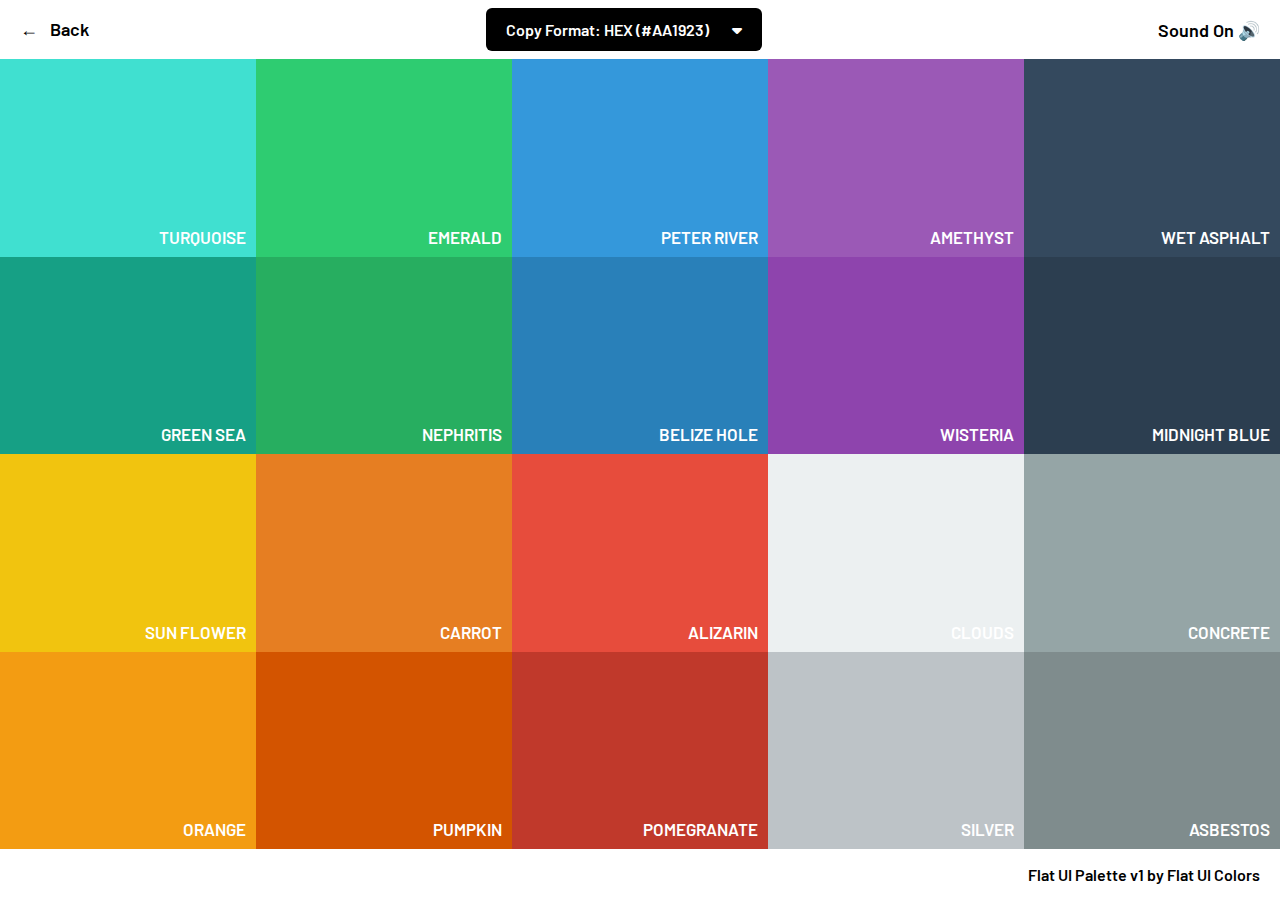
<file: HTML/Assignment_05/pages/palette.html>
<!DOCTYPE html>
<html lang="en">
<head>
    <meta charset="UTF-8">
    <meta name="viewport" content="width=device-width, initial-scale=1.0">
    <title>🎨 Flat UI Palette v1 | Flat UI Colors 🎨  280 handpicked colors ready for COPY & PASTE</title>
    <link rel="stylesheet" href="style.css">
    <link rel="stylesheet" href="https://cdnjs.cloudflare.com/ajax/libs/font-awesome/6.7.2/css/all.min.css" integrity="sha512-Evv84Mr4kqVGRNSgIGL/F/aIDqQb7xQ2vcrdIwxfjThSH8CSR7PBEakCr51Ck+w+/U6swU2Im1vVX0SVk9ABhg==" crossorigin="anonymous" referrerpolicy="no-referrer" />
    
<body>
    <div class="container">
        <header>
            <div><a href="../index.html">&larr; &nbsp; Back</a></div>
            <div class="bar">
                <span>Copy Format: HEX (#AA1923) </span>
                <i class="fa-solid fa-caret-down"></i>
            </div>
           <div>
            <span>Sound On 🔊</span>
           </div>
        </header>
        <main>
            <div class="row">
                <div class="col" style="background-color: turquoise;">
                    <span>TURQUOISE</span>
                </div>
                <div class="col" style="background: rgb(46, 204, 113);">
                    <span>EMERALD</span>
                </div>
                <div class="col" style="background: rgb(52, 152, 219);">
                    <span>PETER RIVER</span>
                </div>
                <div class="col" style="background: rgb(155, 89, 182);">
                    <span>AMETHYST</span>
                </div>
                <div class="col" style="background: rgb(52, 73, 94);">
                    <span>WET ASPHALT</span>
                </div>
            
            </div>
            <div class="row">
                <div class="col" style="background: rgb(22, 160, 133);">
                    <span>GREEN SEA</span>
                </div>
                <div class="col" style="background: rgb(39, 174, 96);">
                    <span>NEPHRITIS</span>
                </div>
                <div class="col" style="background: rgb(41, 128, 185);">
                    <span>BELIZE HOLE</span>
                </div>
                <div class="col" style="background: rgb(142, 68, 173);">
                    <span>WISTERIA</span>
                </div>
                <div class="col" style="background: rgb(44, 62, 80);">
                    <span>MIDNIGHT BLUE</span>
                </div>
            
            </div>
            <div class="row">
                <div class="col" style="background: rgb(241, 196, 15);">
                    <span>SUN FLOWER</span>
                </div>
                <div class="col" style="background: rgb(230, 126, 34);">
                    <span>CARROT</span>
                </div>
                <div class="col" style="background: rgb(231, 76, 60);">
                    <span>ALIZARIN</span>
                </div>
                <div class="col" style="background: rgb(236, 240, 241);">
                    <span>CLOUDS</span>
                </div>
                <div class="col" style="background: rgb(149, 165, 166);">
                    <span>CONCRETE</span>
                </div>
            
            </div>
            <div class="row">
                <div class="col" style="background: rgb(243, 156, 18);">
                    <span>ORANGE</span>
                </div>
                <div class="col" style="background: rgb(211, 84, 0);">
                    <span>PUMPKIN</span>
                </div>
                <div class="col" style="background: rgb(192, 57, 43);">
                    <span>POMEGRANATE</span>
                </div>
                <div class="col" style="background: rgb(189, 195, 199);">
                    <span>SILVER</span>
                </div>
                <div class="col" style="background: rgb(127, 140, 141);">
                    <span>ASBESTOS</span>
                </div>
            
            </div>
           
        </main>
        <footer>
            <p>Flat UI Palette v1 by Flat UI Colors</p>
        </footer>
    </div>
</body>
</html>
</file>
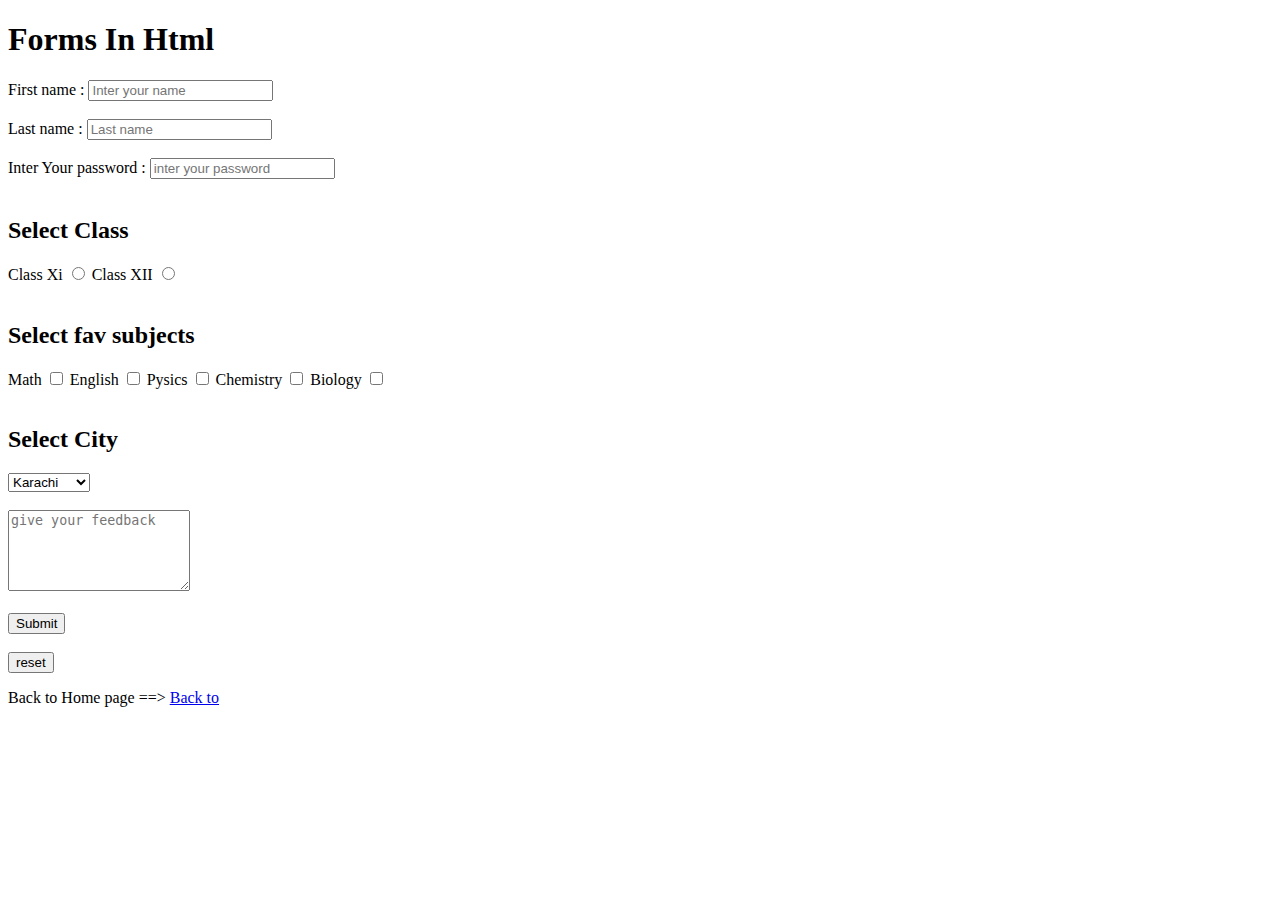
<file: HTML/Asignment_01/pages/form/form.html>
<!DOCTYPE html>
<html lang="en">
  <head>
    <meta charset="UTF-8" />
    <meta name="viewport" content="width=device-width, initial-scale=1.0" />
    <title>Forms</title>
  </head>
  <body>
   
    <h1>Forms In Html</h1>
    <form action="url" method="get" accept-charset="UTF-8" autocomplete="off">
      <label for="fname">First name :</label>
      <input type="text" placeholder="Inter your name" id="fname" />
      <br /><br />
      <label for="last">Last name :</label>
      <input type="text" placeholder="Last name" id="last" />
      <br /><br />
      <label for="pas">Inter Your password :</label>
      <input
        type="password"
       
        name="password"
        id="pas"
        placeholder="inter your password"
      /><br /><br />
      <h2>Select Class</h2>
      <label for="101">Class Xi</label>
      <input type="radio" value="class x1" name="class" id="101" />
      <label for="102">Class XII</label>
      <input type="radio" value="class xii" name="class" id="102" />
      <br><br>
      <h2>Select fav subjects</h2>
    
      <label for="math">Math</label>
      <input type="checkbox" value="math" name="subject" id="math" >
      <label for="eng">English</label>
      <input type="checkbox" value="English" name="subject" id="eng">
      <label for="phy">Pysics</label>
      <input type="checkbox" value="Pysics" name="subject" id="phy">
      <label for="chem">Chemistry</label>
      <input type="checkbox" value="Chemistry" name="subject" id="chem">
      <label for="bio">Biology</label>
      <input type="checkbox" value="Biology" name="subject" id="bio"><br><br>
      <h2>Select City</h2>
      <select name="city">
        <option value="Karachi">Karachi</option>
        <option value="Islamabat">Islamabat</option>
        <option value="Lahore">Lahore</option>
        <option value="Peshawer">Peshawer</option>
      </select>
      <br><br>
    <textarea name="feedback" id="105" rows="5" placeholder="give your feedback"></textarea>
    <br><br>
    <input type="submit"><br><br>
    <input type="reset" value="reset">


    <p>
        Back to Home page ==>
        <a href="/index.html">Back to</a>
    </p>
    
    

    </form>
  </body>
</html>
</file>
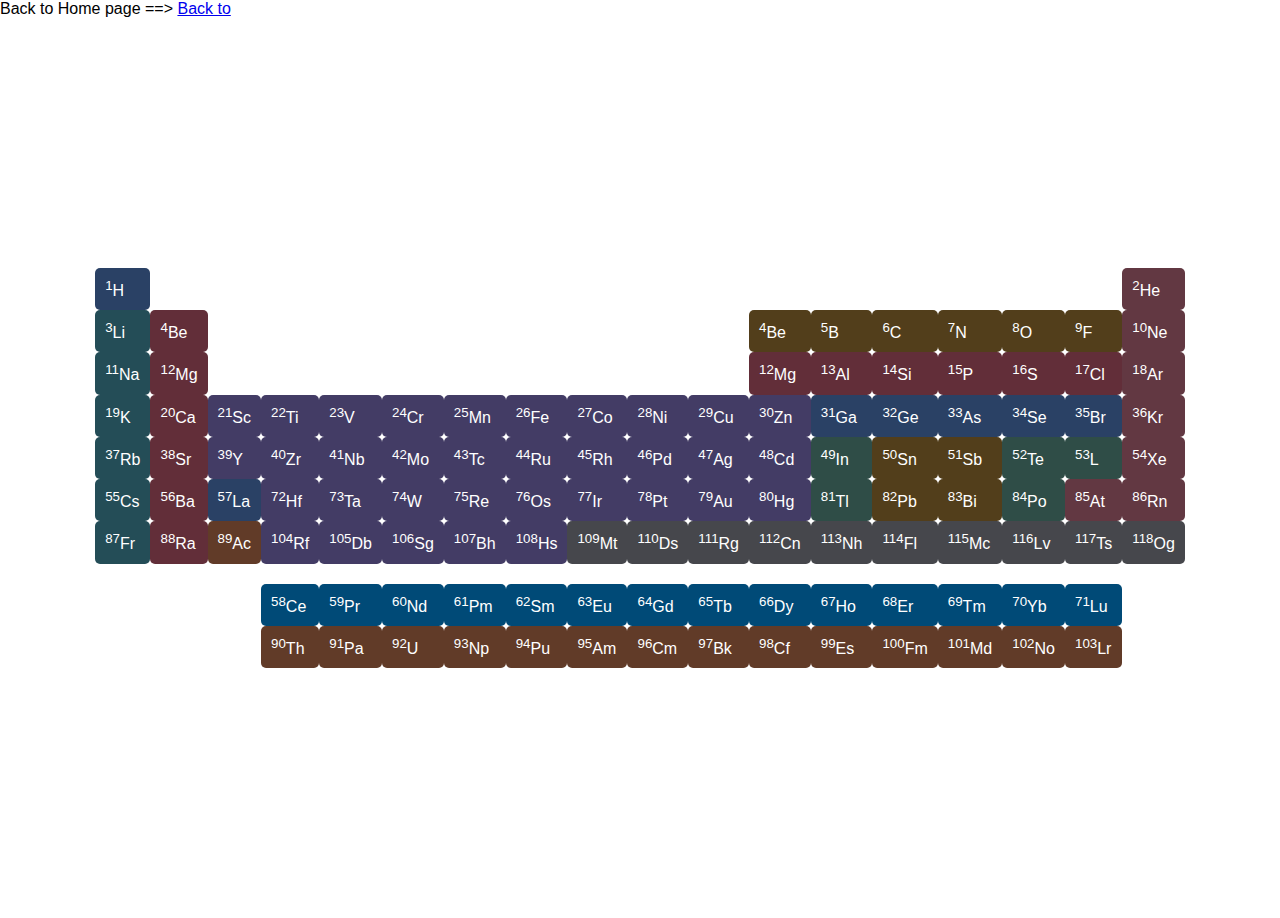
<file: HTML/Asignment_01/pages/table/table.html>
<!DOCTYPE html>
<html lang="en">
  <head>
    <meta charset="UTF-8" />
    <meta name="viewport" content="width=device-width, initial-scale=1.0" />
    <title>Periodic table</title>
    <style>
      * {
        margin: 0;
        padding: 0;
        box-sizing: border-box;
        font-family: sans-serif;
      }
    
      table {
        min-height: 100vh;
        border-collapse: collapse;
        display: flex;
        justify-content: center;
        align-items: center;
       
  
      
      }
    
      tr, td {
        padding: 10px;
        border-radius: 5px;
        font-weight: 500;
        color: white;
       
      }
   
    </style>
  </head>
  <body>
    <p>
      Back to Home page ==>
      <a href="/index.html">Back to</a>
    </p>
  
    <table>
     
      <tr>
        <td bgcolor="#2a4165"><sup>1</sup>H</td>
        <td colspan="16"></td>
        <td bgcolor="#623842"><sup>2</sup>He</td>
      </tr>
      <tr>
        <td bgcolor="#244d57"><sup>3</sup>Li</td>
        <td bgcolor="#622e39"><sup>4</sup>Be</td>
        <td colspan="9"></td>
        <td bgcolor="#523e1b"><sup>4</sup>Be</td>
        <td bgcolor="#523e1b"><sup>5</sup>B</td>
        <td bgcolor="#523e1b"><sup>6</sup>C</td>
        <td bgcolor="#523e1b"><sup>7</sup>N</td>
        <td bgcolor="#523e1b"><sup>8</sup>O</td>
        <td bgcolor="#523e1b"><sup>9</sup>F</td>
        <td bgcolor="#623842"><sup>10</sup>Ne</td>
      </tr>
      <tr>
        <td bgcolor="#244d57"><sup>11</sup>Na</td>
        <td bgcolor="#622e39"><sup>12</sup>Mg</td>
        <td colspan="9"></td>
        <td bgcolor="#622e39"><sup>12</sup>Mg</td>
        <td bgcolor="#622e39"><sup>13</sup>Al</td>
        <td bgcolor="#622e39"><sup>14</sup>Si</td>
        <td bgcolor="#622e39"><sup>15</sup>P</td>
        <td bgcolor="#622e39"><sup>16</sup>S</td>
        <td bgcolor="#622e39"><sup>17</sup>Cl</td>
        <td bgcolor="#623842"><sup>18</sup>Ar</td>
      </tr>
      <tr>
        <td bgcolor="#244d57"><sup>19</sup>K</td>
        <td bgcolor="#622e39"><sup>20</sup>Ca</td>
        <td bgcolor=" #433c65"><sup>21</sup>Sc</td>
        <td bgcolor=" #433c65"><sup>22</sup>Ti</td>
        <td bgcolor=" #433c65"><sup>23</sup>V</td>
        <td bgcolor=" #433c65"><sup>24</sup>Cr</td>
        <td bgcolor=" #433c65"><sup>25</sup>Mn</td>
        <td bgcolor=" #433c65"><sup>26</sup>Fe</td>
        <td bgcolor=" #433c65"><sup>27</sup>Co</td>
        <td bgcolor=" #433c65"><sup>28</sup>Ni</td>
        <td bgcolor=" #433c65"><sup>29</sup>Cu</td>
        <td bgcolor=" #433c65"><sup>30</sup>Zn</td>
        <td bgcolor="2a4165"><sup>31</sup>Ga</td>
        <td bgcolor="2a4165"><sup>32</sup>Ge</td>
        <td bgcolor="2a4165"><sup>33</sup>As</td>
        <td bgcolor="2a4165"><sup>34</sup>Se</td>
        <td bgcolor="2a4165"><sup>35</sup>Br</td>
        <td bgcolor="#623842"><sup>36</sup>Kr</td>
      </tr>
      <tr>
        <td bgcolor="#244d57"><sup>37</sup>Rb</td>
        <td bgcolor="#622e39"><sup>38</sup>Sr</td>
        <td bgcolor="#433c65"><sup>39</sup>Y</td>
        <td bgcolor="#433c65"><sup>40</sup>Zr</td>
        <td bgcolor="#433c65"><sup>41</sup>Nb</td>
        <td bgcolor="#433c65"><sup>42</sup>Mo</td>
        <td bgcolor="#433c65"><sup>43</sup>Tc</td>
        <td bgcolor="#433c65"><sup>44</sup>Ru</td>
        <td bgcolor="#433c65"><sup>45</sup>Rh</td>
        <td bgcolor="#433c65"><sup>46</sup>Pd</td>
        <td bgcolor="#433c65"><sup>47</sup>Ag</td>
        <td bgcolor="#433c65"><sup>48</sup>Cd</td>
        <td bgcolor="#2f4d47"><sup>49</sup>In</td>
        <td bgcolor="#523e1b"><sup>50</sup>Sn</td>
        <td bgcolor="#523e1b"><sup>51</sup>Sb</td>
        <td bgcolor="#2f4d47"><sup>52</sup>Te</td>
        <td bgcolor="#2f4d47"><sup>53</sup>L</td>
        <td bgcolor="#623842"><sup>54</sup>Xe</td>
      </tr>
      <tr>
        <td bgcolor="#244d57"><sup>55</sup>Cs</td>
        <td bgcolor="#622e39"><sup>56</sup>Ba</td>
        <td bgcolor="#2a4165"><sup>57</sup>La</td>
        <td bgcolor="#433c65"><sup>72</sup>Hf</td>
        <td bgcolor="#433c65"><sup>73</sup>Ta</td>
        <td bgcolor="#433c65"><sup>74</sup>W</td>
        <td bgcolor="#433c65"><sup>75</sup>Re</td>
        <td bgcolor="#433c65"><sup>76</sup>Os</td>
        <td bgcolor="#433c65"><sup>77</sup>Ir</td>
        <td bgcolor="#433c65"><sup>78</sup>Pt</td>
        <td bgcolor="#433c65"><sup>79</sup>Au</td>
        <td bgcolor="#433c65"><sup>80</sup>Hg</td>
        <td bgcolor="#2f4d47"><sup>81</sup>Tl</td>
        <td bgcolor="#523e1b"><sup>82</sup>Pb</td>
        <td bgcolor="#523e1b"><sup>83</sup>Bi</td>
        <td bgcolor="#2f4d47"><sup>84</sup>Po</td>
        <td bgcolor="#623842"><sup>85</sup>At</td>
        <td bgcolor="#623842"><sup>86</sup>Rn</td>
      </tr>
      
      <tr>
        <td bgcolor="#244d57"><sup>87</sup>Fr</td>
        <td bgcolor="#622e39"><sup>88</sup>Ra</td>
        <td bgcolor="#613b28"><sup>89</sup>Ac</td>
        <td bgcolor="#433c65"><sup>104</sup>Rf</td>
        <td bgcolor="#433c65"><sup>105</sup>Db</td>
        <td bgcolor="#433c65"><sup>106</sup>Sg</td>
        <td bgcolor="#433c65"><sup>107</sup>Bh</td>
        <td bgcolor="#433c65"><sup>108</sup>Hs</td>
        <td bgcolor="#46474c"><sup>109</sup>Mt</td>
        <td bgcolor="#46474c"><sup>110</sup>Ds</td>
        <td bgcolor="#46474c"><sup>111</sup>Rg</td>
        <td bgcolor="#46474c"><sup>112</sup>Cn</td>
        <td bgcolor="#46474c"><sup>113</sup>Nh</td>
        <td bgcolor="#46474c"><sup>114</sup>Fl</td>
        <td bgcolor="#46474c"><sup>115</sup>Mc</td>
        <td bgcolor="#46474c"><sup>116</sup>Lv</td>
        <td bgcolor="#46474c"><sup>117</sup>Ts</td>
        <td bgcolor="#46474c"><sup>118</sup>Og</td>
      </tr>
      <tr>
        <td colspan="18"></td>
      </tr>
      <tr>
        <td colspan="3"></td>
        <td bgcolor="#004a77"><sup>58</sup>Ce</td>
        <td bgcolor="#004a77"><sup>59</sup>Pr</td>
        <td bgcolor="#004a77"><sup>60</sup>Nd</td>
        <td bgcolor="#004a77"><sup>61</sup>Pm</td>
        <td bgcolor="#004a77"><sup>62</sup>Sm</td>
        <td bgcolor="#004a77"><sup>63</sup>Eu</td>
        <td bgcolor="#004a77"><sup>64</sup>Gd</td>
        <td bgcolor="#004a77"><sup>65</sup>Tb</td>
        <td bgcolor="#004a77"><sup>66</sup>Dy</td>
        <td bgcolor="#004a77"><sup>67</sup>Ho</td>
        <td bgcolor="#004a77"><sup>68</sup>Er</td>
        <td bgcolor="#004a77"><sup>69</sup>Tm</td>
        <td bgcolor="#004a77"><sup>70</sup>Yb</td>
        <td bgcolor="#004a77"><sup>71</sup>Lu</td>
        <td colspan="1"></td>
      </tr>
      <tr>
        <td colspan="3"></td>
        <td bgcolor="#613b28"><sup>90</sup>Th</td>
        <td bgcolor="#613b28"><sup>91</sup>Pa</td>
        <td bgcolor="#613b28"><sup>92</sup>U</td>
        <td bgcolor="#613b28"><sup>93</sup>Np</td>
        <td bgcolor="#613b28"><sup>94</sup>Pu</td>
        <td bgcolor="#613b28"><sup>95</sup>Am</td>
        <td bgcolor="#613b28"><sup>96</sup>Cm</td>
        <td bgcolor="#613b28"><sup>97</sup>Bk</td>
        <td bgcolor="#613b28"><sup>98</sup>Cf</td>
        <td bgcolor="#613b28"><sup>99</sup>Es</td>
        <td bgcolor="#613b28"><sup>100</sup>Fm</td>
        <td bgcolor="#613b28"><sup>101</sup>Md</td>
        <td bgcolor="#613b28"><sup>102</sup>No</td>
        <td bgcolor="#613b28"><sup>103</sup>Lr</td>
        <td colspan="1"></td>
      </tr>
    </table>
    
  </body>
</html>
</file>
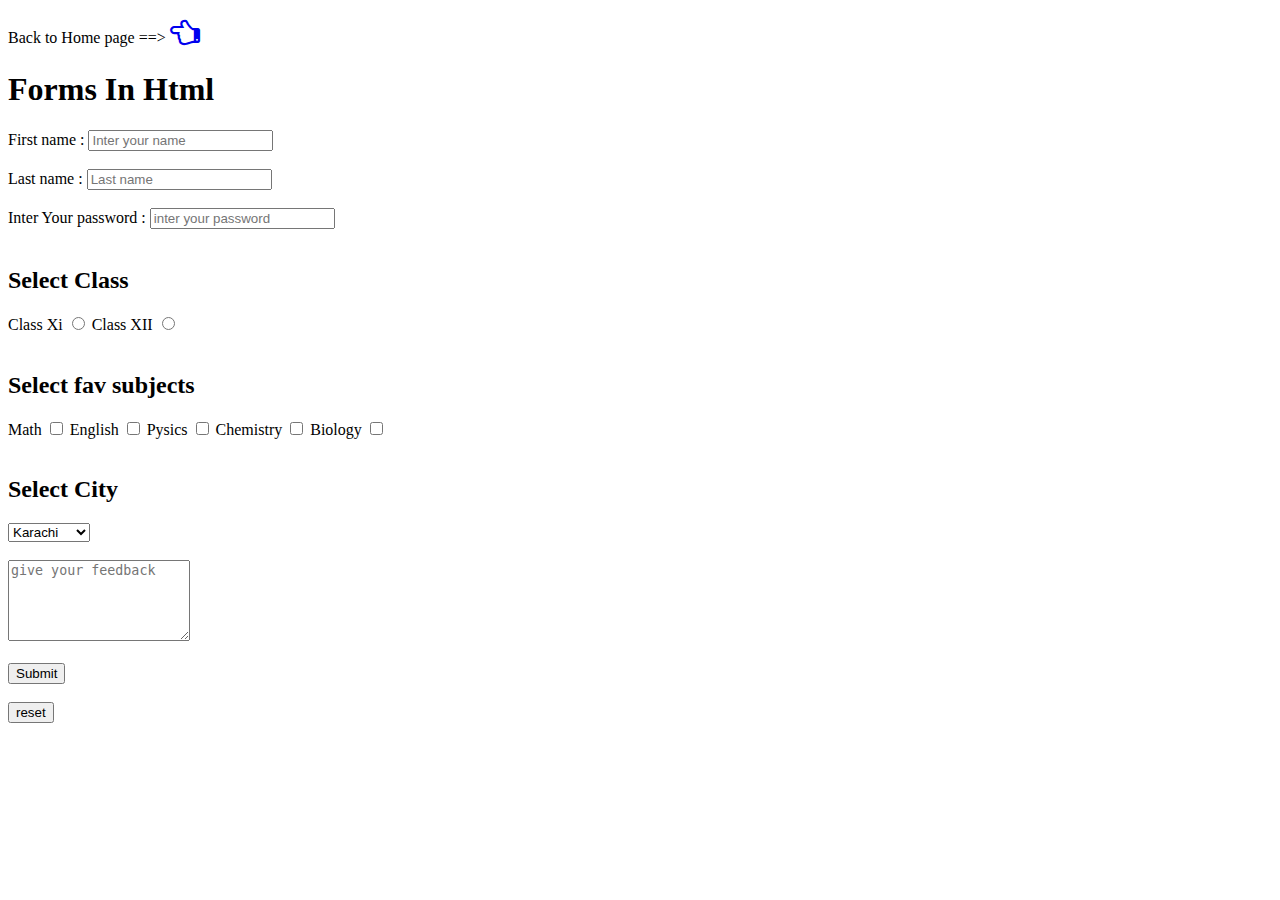
<file: HTML/Asignment_02/pages/form/form.html>
<!DOCTYPE html>
<html lang="en">
  <head>
    <meta charset="UTF-8" />
    <meta name="viewport" content="width=device-width, initial-scale=1.0" />
    <title>Forms</title>
    <link rel="stylesheet" href="https://cdnjs.cloudflare.com/ajax/libs/font-awesome/4.7.0/css/font-awesome.css" integrity="sha512-5A8nwdMOWrSz20fDsjczgUidUBR8liPYU+WymTZP1lmY9G6Oc7HlZv156XqnsgNUzTyMefFTcsFH/tnJE/+xBg==" crossorigin="anonymous" referrerpolicy="no-referrer" />
  </head>
  <body>
    <p>
      Back to Home page ==>
      <a style="font-size: 30px;" href="/index.html"><i class="fa fa-hand-o-left" aria-hidden="true"></i>
      </a>
  </p>
  
   
    <h1>Forms In Html</h1>
    <form action="url" method="get" accept-charset="UTF-8" autocomplete="off">
      <label for="fname">First name :</label>
      <input type="text" placeholder="Inter your name" id="fname" />
      <br /><br />
      <label for="last">Last name :</label>
      <input type="text" placeholder="Last name" id="last" />
      <br /><br />
      <label for="pas">Inter Your password :</label>
      <input
        type="password"
       
        name="password"
        id="pas"
        placeholder="inter your password"
      /><br /><br />
      <h2>Select Class</h2>
      <label for="101">Class Xi</label>
      <input type="radio" value="class x1" name="class" id="101" />
      <label for="102">Class XII</label>
      <input type="radio" value="class xii" name="class" id="102" />
      <br><br>
      <h2>Select fav subjects</h2>
    
      <label for="math">Math</label>
      <input type="checkbox" value="math" name="subject" id="math" >
      <label for="eng">English</label>
      <input type="checkbox" value="English" name="subject" id="eng">
      <label for="phy">Pysics</label>
      <input type="checkbox" value="Pysics" name="subject" id="phy">
      <label for="chem">Chemistry</label>
      <input type="checkbox" value="Chemistry" name="subject" id="chem">
      <label for="bio">Biology</label>
      <input type="checkbox" value="Biology" name="subject" id="bio"><br><br>
      <h2>Select City</h2>
      <select name="city">
        <option value="Karachi">Karachi</option>
        <option value="Islamabat">Islamabat</option>
        <option value="Lahore">Lahore</option>
        <option value="Peshawer">Peshawer</option>
      </select>
      <br><br>
    <textarea name="feedback" id="105" rows="5" placeholder="give your feedback"></textarea>
    <br><br>
    <input type="submit"><br><br>
    <input type="reset" value="reset">


    
    

    </form>
  </body>
</html>
</file>
<file: HTML/Assignment_03/style.css>
@import url('https://fonts.googleapis.com/css2?family=Poppins:ital,wght@0,100;0,200;0,300;0,400;0,500;0,600;0,700;0,800;0,900;1,100;1,200;1,300;1,400;1,500;1,600;1,700;1,800;1,900&display=swap');

* {
    margin: 0;
    padding: 0;
    box-sizing: border-box;
    
}

body {
    width: 100%;
    min-height: 100vh;
    background-image: url("asset/image/background.jpg");
    background-repeat: no-repeat;
    background-size: cover;
    background-position: center;
    font-family: "Poppins", serif;
    
    
}
a button:hover {
    background-color: rgba(255, 0, 0, 0.651);
    cursor: pointer;
}

.container {
    width: 100%;
    min-height: 150px;
    background-color: rgb(0, 255, 94);
    display: flex;
    flex-direction: column;
    justify-content: center;
    align-items: center;
    position: sticky;
    top: 0;
}

.navigation h1 {
font-size: 48px;
color: green;
}

.navigation h1 span:nth-child(1) {
    color: red;
}
.navigation h1 span:nth-child(2) {
    color: yellow;
}
.navigation h1 span:nth-child(3) {
    color: orange;
}
ul {
    display: flex;
    list-style: none;
    gap: 8px;
    margin-top: 10px;
    
}
ul a {
    text-decoration: none;
    line-height: 1;
    padding-right: 8px;

}
ul a:not(:last-child) {
    border-right: 1px solid #551a8b;

}
.container button {
    background-color: rgb(207, 90, 90);
    color: rgba(255, 255, 255, 0.8);
    border: none;
    padding: 12px 20px;
    font-size: 28px;
    font-weight: bold;
    position: fixed;
    right: 20px;
    bottom: 20px;
    border-radius: 0px 25px 0px 25px;

}
main {
    width: 100%;
    display: flex;
    flex-direction: column;
    gap: 50px;
  
    padding: 20px;
    
}

.item>p {
    background-color: cyan;
    padding: 30px 0;
    padding-left: 15px;
    color: red;
    font-weight: 600;
    text-decoration: underline;
    text-decoration-color: black;
}

.item>div {
    display: flex;
    justify-content: start;
    align-items: end;
    gap: 70px;
    padding: 50px 20px 0px 20px;
    /* background-color: #551a8b; */
    font-family: 'Segoe UI', Tahoma, Geneva, Verdana, sans-serif;
}
.item>div>img {
    height: 150px;
    


}

.item>div>p {
    font-size: 23px;
    font-weight: bold;
    
}
</file>
<file: HTML/Assignment_04/style.css>
@import url('https://fonts.googleapis.com/css2?family=Aldrich&family=Raleway:ital,wght@0,100..900;1,100..900&display=swap');
* {
    margin: 0;
    padding: 0;
    box-sizing: border-box;
    font-family: "Aldrich", serif;
}

.container {
    width: 100%;
    max-width: 2560px;
    margin: 0px auto;
    background-color: white;

}
header {
    padding: 28px 78px;
    display: flex;
    justify-content: space-between;
    align-items: center;
    position: sticky;
    top: 0px;
    background-color: white;
    z-index: 999;
    

}
.logo img{
    height: 24px;

}
nav {
    display: flex;
    justify-content: space-between;
    align-items: center;
    gap: 40px;
}
nav>ul, .filter ul {
    display: flex;
    justify-content: space-between;
    align-items: center;
    list-style: none;
    gap: 32px;
    text-transform: uppercase;
}
nav>div {
    display: flex;
    justify-content: space-between;
    align-items: center;
    gap: 28px;
    font-size: 21px;
}
nav ul li, .filter ul li {
    padding: 5px 9px;
    font-size: 14px;
    color: #b7b7b7;
    transition: 0.3s;
    position: relative;

}
nav ul li:hover, .filter ul li:hover {
    color: #111111;


}
nav ul li::before, .filter ul li::before{
    content: "";
    position: absolute;
    bottom: 0px;
    left: 0;
    width: 0px;
    height: 5px;
    background-color: #0ECE91;
    transition: 0.3s;
}
nav ul li:hover::before, .filter ul li:hover::before {

    width: 100%;

}
.hero {
    display: flex;
    flex-direction: column;
    justify-content: start;
    align-items: center;
    gap: 30px;

}
.hero h1 {
    padding: 80px 15px;
    font-weight: 400;
    text-align: center;
    text-transform: uppercase;
    line-height: 1.6;
    font-size: 36px;
    width: 100%;
    max-width: 970px;
}


@media screen and (max-width: 1199px) {
    .hero h1{
        max-width: 770px;

    }
    
    
}
@media screen and (max-width: 990px) {
    .hero h1 {
        max-width: 700px;

    }
    nav ul li {
        display: none;
    }

}
@media screen and (max-width: 760px) {
    .hero h1 {
        max-width: 500px;
        font-size: 30px;
       

    }


}

.filter ul {
    justify-content: center;
    flex-wrap: wrap;
    row-gap: 15px;
    margin-bottom: 40px;
    
}

.filter ul li {
    padding: 0px 6px 5px;
}
.gallery {
    display: flex;
    flex-direction: column;
    justify-content: start;
    align-items: stretch;
    gap: 10px;
    padding: 0px 10px;
   
}

.row {
    display: flex;
    justify-content: space-between;
    align-items: stretch;
    min-height: 360px;
    gap: 10px;

}
.col {
    display: flex;
    justify-content: space-between;
    align-items: stretch;
    gap: 10px;
}
.item {
    flex-grow: 1;

}
.item img {
    object-fit: cover;
    object-position: center;
    width: 100%;
    height: 100%;
}

@media screen and (max-width: 990px){
    .row {
        flex-direction: column;
        
    }
}
@media screen and (max-width: 575px){
    .col {
        flex-direction: column;

    }
}

footer {
    padding: 25px 55px;
    margin-top: 128px;
    display: flex;
    justify-content: space-between;
    align-items: start;
    background-color: #222222;
}
footer p {
    font-family: "Raleway", serif;
    color: #b7b7b7b7;
}

footer p span {
    color: white;
    font-family: "Raleway", serif;
}

footer>div:last-child {
    display: flex;
    justify-content: space-between;
    align-items: center;
    color: white;
    gap: 32px;

}
</file>
<file: HTML/Assignment_05/style.css>
@import url("https://fonts.googleapis.com/css2?family=Barlow:ital,wght@0,100;0,200;0,300;0,400;0,500;0,600;0,700;0,800;0,900;1,100;1,200;1,300;1,400;1,500;1,600;1,700;1,800;1,900&display=swap");

* {
  margin: 0;
  padding: 0;
  box-sizing: border-box;
  
}

body {
  width: 100%;
  background-color: #3c40c6;
  font-family: "Barlow", serif;
  padding: 0 24px;
  background-image: url("asset/image/stars-opacity.0979c1.svg");
}

.container {
  min-height: 100vh;
  width: 100%;
  max-width: 1024px;
  margin: 0 auto;
  display: flex;
  flex-direction: column;
  justify-content: start;
  align-items: stretch;
}
header {
  display: flex;
  justify-content: space-between;
  align-items: center;
  min-height: 105px;
  color: white;
}
header ul {
  display: flex;
  justify-content: end;
  align-items: center;
  gap: 40px;
  font-size: 18px;
  font-weight: 600;

}

header div a {
  text-decoration: none;
  font-size: 28px;
  font-weight: 700;
  word-spacing: 5px;
  color: white;
}

header ul li {
  list-style: none;
  
}

.hero {
  background-color: #0c2461;
  padding: 18px;
  display: flex;
  justify-content: space-around;
  align-items: center;
  flex-wrap: wrap;
  gap: 14px;
  border-radius: 4px;
  color: white;
  font-weight: 600;
}


main {
  width: 100%;
  margin: auto 0;
  display: flex;
  justify-content: space-between;
  align-items: start;
  gap: 40px;
  flex-wrap: wrap;
  padding: 30px 0;

}

.card {
   display: flex;
   flex-direction: column;
   justify-content: start;
   align-items: stretch;
   padding: 10px;
   border: 6px;
   flex-grow: 1;
   width: min-content;
   background-color: white;
   border-radius: 6px;
   

   
}
.card div:first-child {
  aspect-ratio: 16/9;
  overflow: hidden;
  min-height: 150px;
  border-radius: 4px;
 
}

.card div img {
  width: 100%;
  height: 100%;
}
.card div:nth-child(2) {
  display: flex;
  justify-content: space-between;
  align-items: center;
  text-align: center;
  padding-top: 10px;
}
.card div:nth-child(2) span {
  font-size: 17px;
  font-weight: 600;
  text-transform: capitalize;
}

.card div:nth-child(2) span:nth-child(2) {
  text-transform: uppercase;
  font-weight: 700;
}
a {
  text-decoration: none;
  color: inherit;
}
a:visited {
  text-decoration: none;
  color: inherit;
}
</file>
<file: HTML/Gmail-clone_07/style.css>
@import url('https://fonts.googleapis.com/css2?family=Roboto:ital,wght@0,100..900;1,100..900&display=swap');

* {
    margin: 0;
    padding: 0;
    box-sizing: border-box;
}
:root {
    --primary-text-color: #202124;
    --secondary-text-color: #5f6368;
}
body {
    background-color: #F8FAFD;
    height: 100vh;
    overflow: hidden;
}
nav {
    display: flex;
    align-items: center;
    gap: 10px;
    padding-inline: 12px;
    margin: 8px;
}
nav svg:nth-of-type(1) {
    margin-left: 20px;
}


.search-bar {
    background-color: #E9EEF6;
    height: 50px;
    width: 45vw;
    border-radius: 50px;
    margin-left: 100px;
    display: flex;
    align-items: center;
    justify-content: space-between;
    padding-inline: 20px;
    
    

} 
.search-bar input {
    background-color: transparent;
    font-size: 1rem;
    border: none;
    width: 40vw;
    text-align: start;
    padding-left: 10px;
}
.search-bar input:focus {
    outline: none;
}

.right-nav {
    width: 35vw;
    display: flex;
    justify-content: end;
    align-items: center;
    gap: 25px;
}
.right-nav img {
    height: 35px;
    border-radius: 50%;
}
main {
    display: flex;
  
}

#left-sidebar {
    display: inline-block;
    width: 17.5vw;
    height: 90vh;
}

#left-sidebar button {
    background-color: #C2E7FF;
    padding: 18px 25px;
    border: none;
    border-radius: 10px;
    cursor: pointer;
    margin-left: 10px;
    margin-top: 20px;
}

#window {
    display: inline-block;
    background-color: white;
    border: 20px;
    height: 90vh;
    width: 75vw;
    border-radius: 20px;
}
.tab {
    width: 90%;
    padding: 10px 0;
    display: flex;
    justify-content: start;
    align-items: center;
    gap: 20px;
    border-radius: 0 20px 20px 0;
    /* text-align: center; */
}
.tab svg {

    margin-left: 20px;

}
.tap p {
    margin-left: 30px;
}
.tab span {
    padding-left: 100px;
}

.window-top {
    margin-left: 10px;
    margin-top: 20px;
    display: flex;
    padding-bottom: 20px;
    /* background-color: aqua; */
}
#check {
    height: 15px;
    width: 15px;
}

.window-top svg {
    margin-left: 10px;
}
.nav-tab {
    /* margin-top: 20px; */
    width: 20vw;
    height: 50px;
    display: inline-flex;
    gap: 20px;
    align-items: center;
    /* background-color: whitesmoke; */
    
}
.border {
    position: relative;

}
.border::before {
    content: "";
    width: 80%;
    height: 3px;
    background-color: blue;
    position: absolute;
    bottom: 0;
    left: 50%;
    translate: -50% 0%;
    border-radius: 10px 10px 0 0;
}
.nav-tab svg {
    margin-left: 30px;
}

.mail-container {
    /* background-color: red; */
    overflow-y: auto;
    height: calc(100vh - 136px);
    scrollbar-gutter: stable;
    padding-right: 8px;
    /* border-radius: 20px; */

}
.mail {
    display: flex;
    justify-content: space-between;
    align-items: center;
}
.mail:hover .icons-container {
    opacity: 1;

}
.icons-container{
    display: flex;
    opacity: 0.3;

}
.icons-container > * {

    height: 36px;
    width: 36px;
    background-color: transparent;
    display: flex;
    justify-content: center;
    align-items: center;
    border-radius: 50%;
    transition: 0.2s;
    cursor: pointer;

}
.icons-container > *:hover {
    background-color: #cccccc;
    
}
.mail-sender, .mail-msg{
    text-wrap: nowrap;
    font-size: 14px;

    
}
.mail:hover {
    box-shadow: inset 1px 0 0 rgb(218,220,224),inset -1px 0 0 rgb(218,220,224),0 1px 2px 0 rgba(60,64,67,.3),0 1px 3px 1px rgba(60,64,67,.15);
}
.mail-sender {
    width: 125px;
    margin-right: 75px;
    font-weight: 600;
    overflow: hidden;
    margin-left: 10px;
}
.mail-msg {
    flex-grow: 1;
    width: 0;
    overflow: hidden;
}
.timer {
    display: flex;
    margin-left: 75px;
    justify-content: end;
    align-items: center;
}
.icon-container2 {
    opacity: 1;
    list-style: none;
    display: none;
}
.mail:hover .timer > p {
    display: none;
}
.mail:hover .icon-container2 {
    display: flex;
}
.mail:hover {
    cursor: pointer;
}
</file>
<file: HTML/Assignment_05/pages/style.css>
@import url("https://fonts.googleapis.com/css2?family=Barlow:ital,wght@0,100;0,200;0,300;0,400;0,500;0,600;0,700;0,800;0,900;1,100;1,200;1,300;1,400;1,500;1,600;1,700;1,800;1,900&display=swap");
 * {
  margin: 0;
  padding: 0;
  box-sizing: border-box;
}

body {
  width: 100%;
  font-family: "Barlow", serif;
}

.container {
  width: 100%;
  min-height: 100vh;
  display: flex;
  flex-direction: column;
  justify-content: space-between;
  align-items: stretch;
}
header {
    display: flex;
    flex-direction: row;
    justify-content: space-between;
    align-items: center;
    padding: 8px 20px;
    background-color: #ffffff;
    gap: 20px;
}
header>div a {
    text-decoration: none;
    font-size: 18px;
    font-weight: 600;
    color: #000000;

}

.bar {
  background-color: black;
  color: #ffffff;
  font-weight: 600;
  padding: 12px 20px;
  border-radius: 6px;
  letter-spacing: 1;

}
.bar i {
  margin-left: 20px;
}
header div:nth-child(3) {
  font-size: 18px;
  font-weight: 600;
}
main {
  flex-grow: 1;
  display: flex;
  flex-direction: column;
  justify-content: space-between;
  align-items: stretch;

}
.row {
  
  flex-grow: 1;
  display: flex;
  justify-content: space-between;
  align-items: stretch;
  

}
.col {
  background-color: #000000;
  flex-basis: 100%;
  display: flex;
  justify-content: end;
  align-items: end;
  color: #ffffff;
  position: relative;
  cursor: pointer;
}
.col::before {
  content: "COPY";
  position: absolute;
  top: 50%;
  left: 50%;
  transform: translate(-50%, -50%);
  border: 2px solid rgba(255, 255, 255, 0.4);
  padding: 10px 20px;
  border-radius: 8px;
  opacity: 0;
  transition: 0.2s ;
  
  
}
.col:hover::before {
  opacity: 1;
  

}
.col span {
  padding: 0 10px 10px 0;
  text-transform: uppercase;
  font-size: 17px;
  font-weight: 600;
}

footer {
  width: 100%;
  display: flex;
  justify-content: end;
  align-items: center;
  padding: 16px 20px;
  font-size: 16px;
  font-weight: 600;

}
@media screen and (max-width: 640px){
  .col span {
    display: none;

  }
  header div:last-child{
    display: none;
  }
}
@media screen and (max-width: 380px){
  header .bar {
    display: none;
  }
  footer {
    display: none;
  }
  .col::before{
    display: none;
  }
}
</file>
<file: HTML/Assignment_06/style.css>
@import url('https://fonts.googleapis.com/css2?family=Inter:ital,opsz,wght@0,14..32,100..900;1,14..32,100..900&display=swap');

/* reset */
* {
    margin: 0;
    padding: 0;
    box-sizing: border-box;
}

:root {
    --primary-text-color: #ffffffb3;
    --secondary-text-color: #ffffff;
    --backround-color: #000000;
    --red-color: #ed1c24;

}

body {
    font-family: "Inter", serif;
    background-color: var(--backround-color);
    overflow: auto;
}

h2 {
    font-size: 3rem;
    font-weight: 300;
    color: var(--secondary-text-color);
}
h3 {
    font-size: 1.5rem;
}

p {
    font-family: 1rem;
    color: var(--primary-text-color);
}
a {
    text-decoration: none;
    display: inline-block;
    color: var(--secondary-text-color);
}
ul {
    list-style: none;
}


header {
    
    background-color: #000000;
    
    

}

.container {
    max-width: 1320px;
    margin-inline: auto;
    padding: 6px 20px;
   
    
    
}
.flex {
    display: flex;
    align-items: center;
}
.Logo img{
    width: 165px;
    
}
.main-nav {
    justify-content: space-between;
    
}


.nav-links ul {
    justify-content: center;
    align-items: end;
    gap: 40px;
    
}

.hover-link {
    color: var(--secondary-text-color);
}
.primary-btn {
    background-color: var(--red-color);
    border-radius: 25px;
    padding: 15px 13.5px;
}
.secondary-btn {
     background-color: #000000;
     border-radius: 25px;
     padding: 12px 14px;
     border: 1px solid white;

}

.product-brand {
    padding: 70px;
    width: 100%;
}

.main {
    flex-direction: column;
    gap: 30px;


    
}

.heading {
    text-align: center;
    
}
.heading h2 {
    line-height: 50px;
}

.heading h2 .Salt {
    font-size: 52px;
    font-weight: 800;
   
}
.Brand {
    justify-content: center;
    align-items: stretch;
    gap: 30px;
    flex-wrap: wrap;
}
.Card {

}

.Card-img {
    background-color: var(--secondary-text-color);
    justify-content: center;
    border-radius: 6px; 
    padding: 25px 19px;
    object-fit: contain;
    
   
    
}
.Btn {
    display: block;
    background-color: var(--backround-color);
    color: var(--primary-text-color);
    border: 1px solid var(--primary-text-color);
    border-radius: 25px;
    font-size: 1rem;
    padding: 12px 24px;
    width: 174px;
    margin: 20px auto 0;
    
}
.Rest-text {
    font-family: 'Times New Roman', Times, serif;

}
.Restorent-branch {
    justify-content: space-between;
    align-items: stretch;
}
.Branch-info {
    text-align: left;
}

.City-red {
    color: var(--red-color);
    text-transform: uppercase;
    letter-spacing: 7px;

}
.Branch-info h3
</file>
